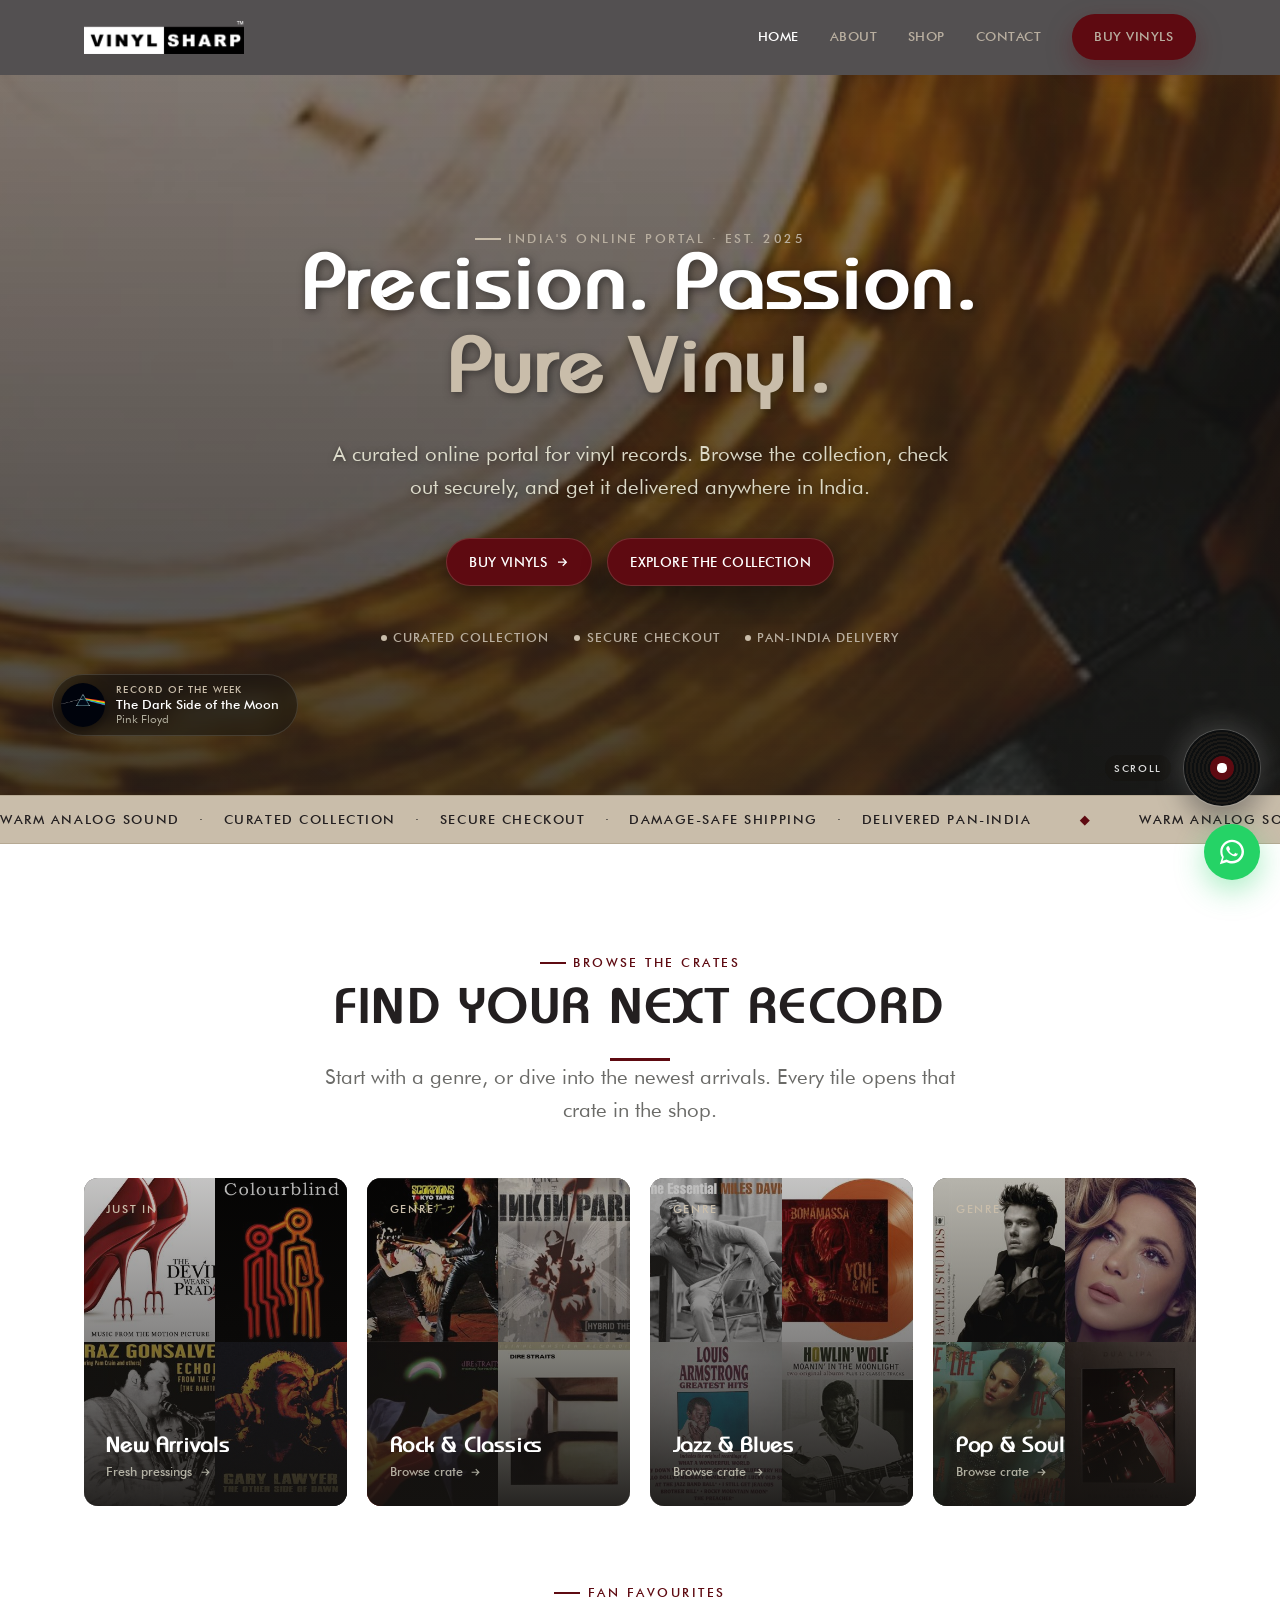
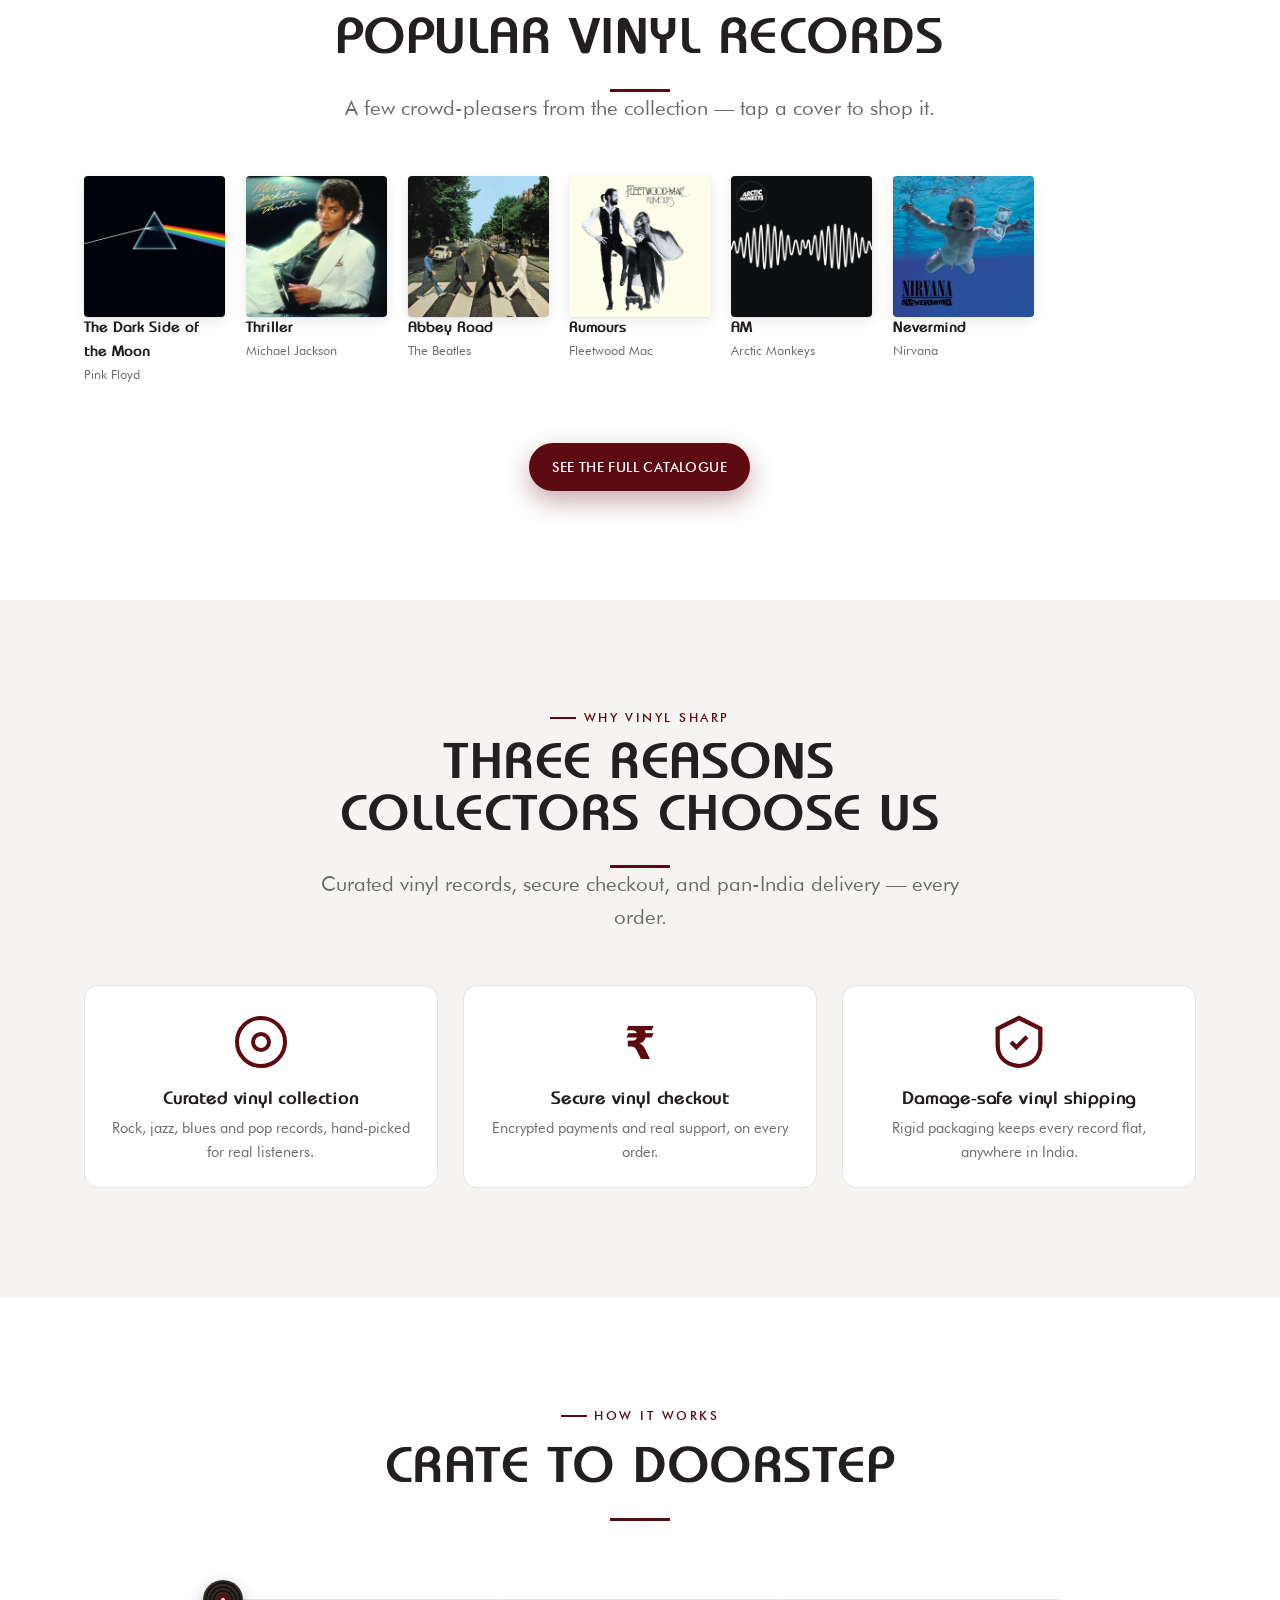
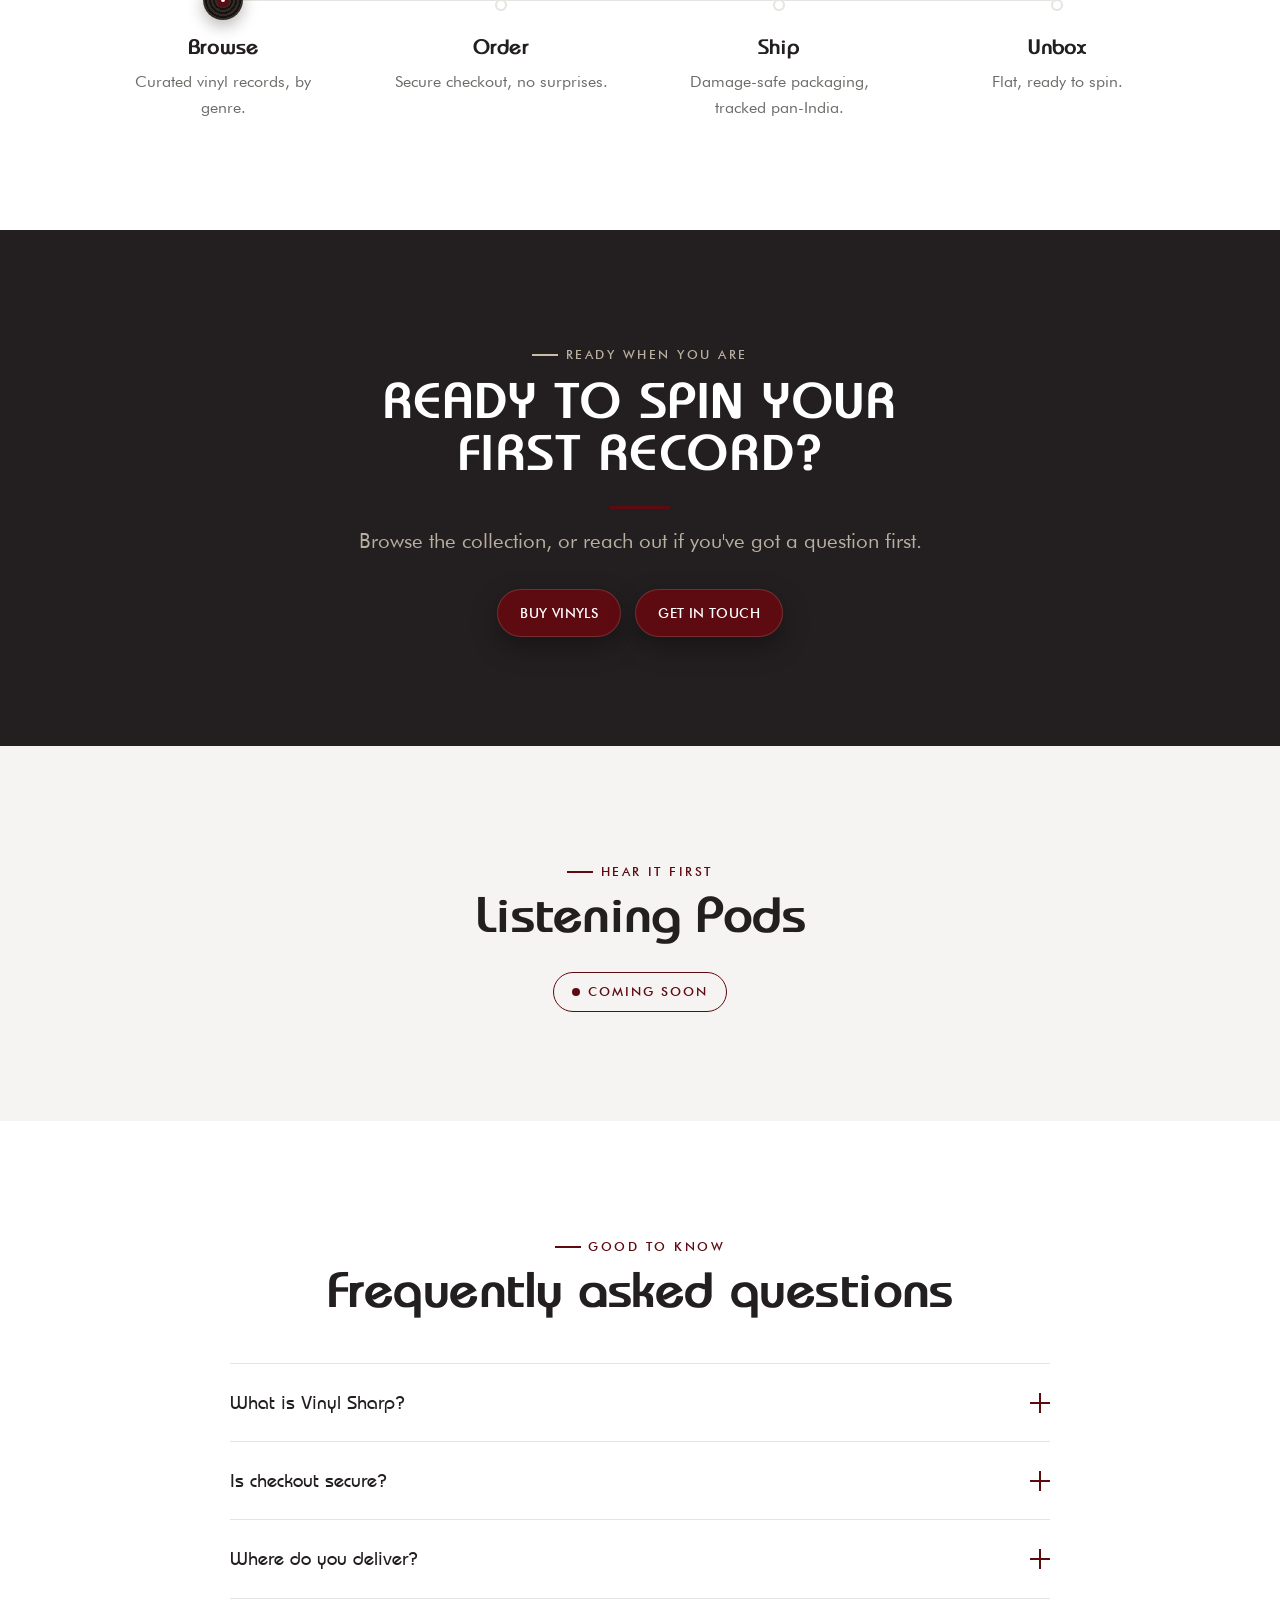
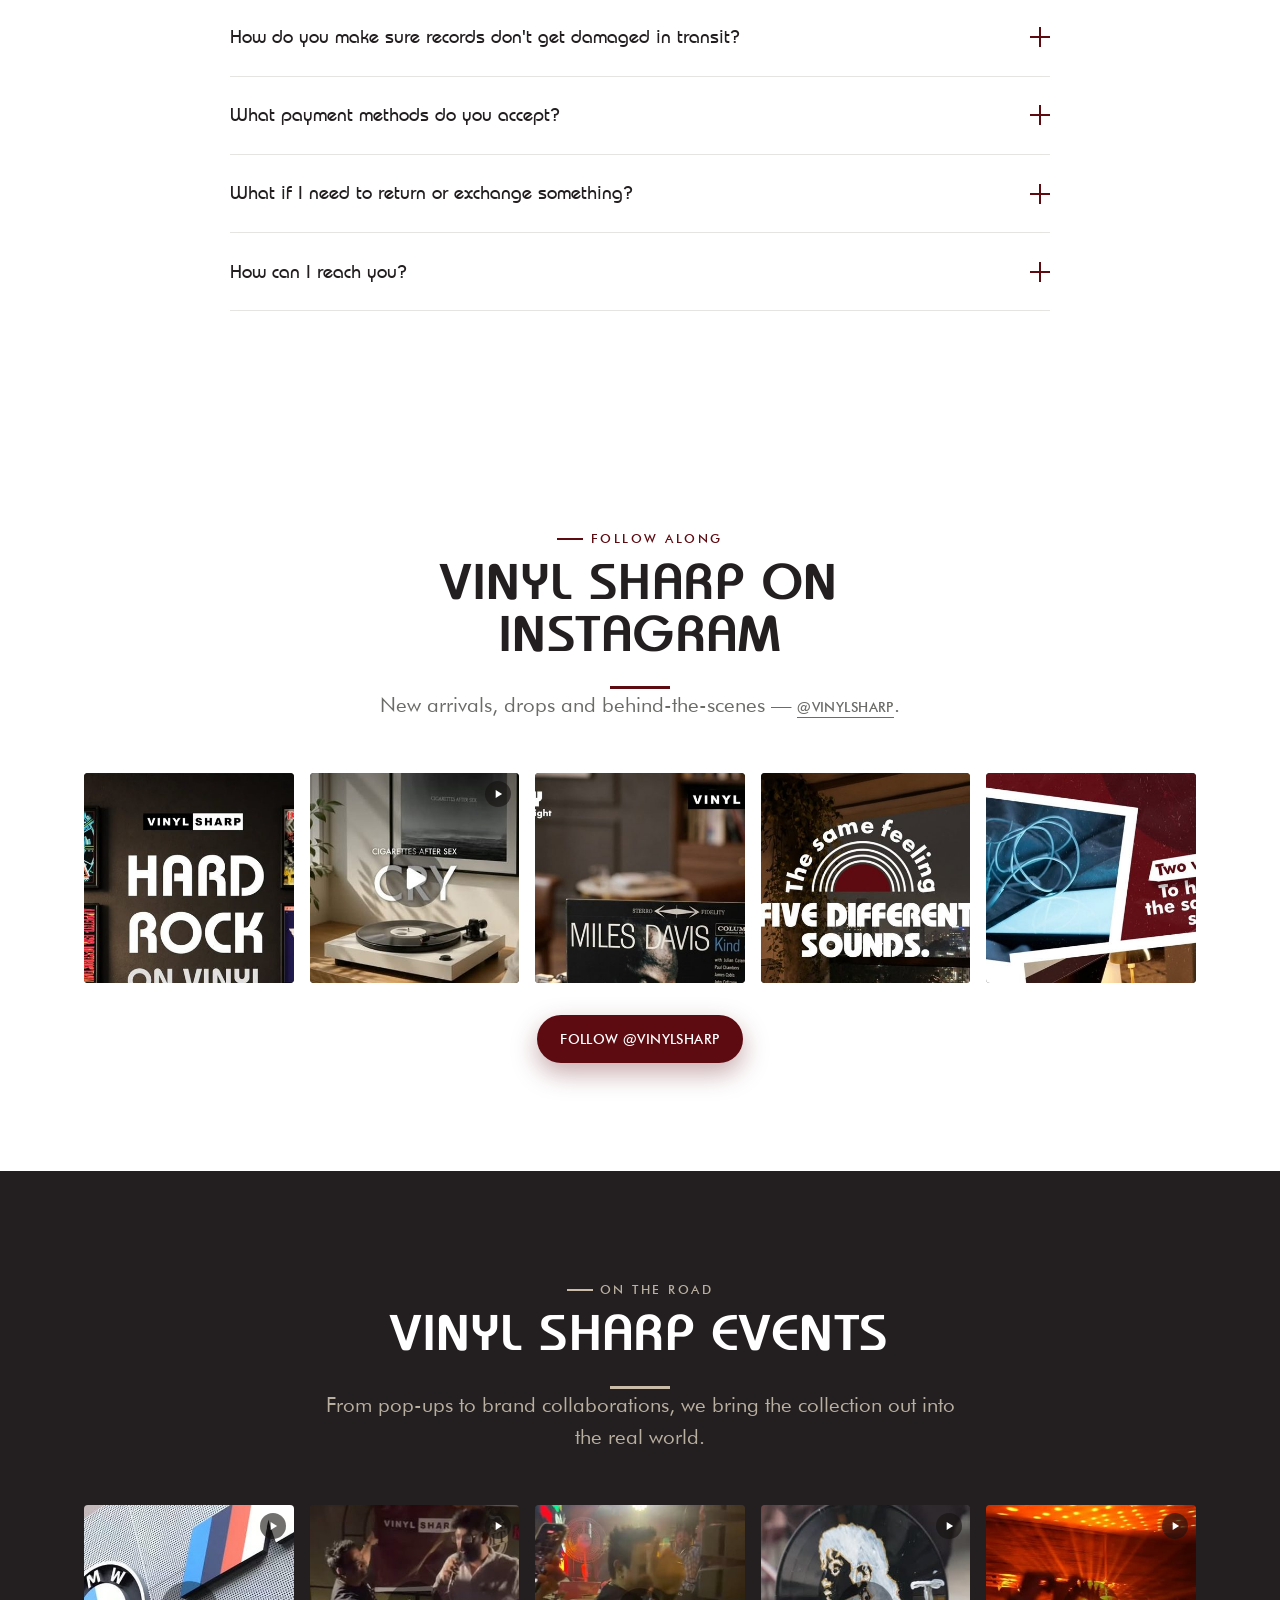
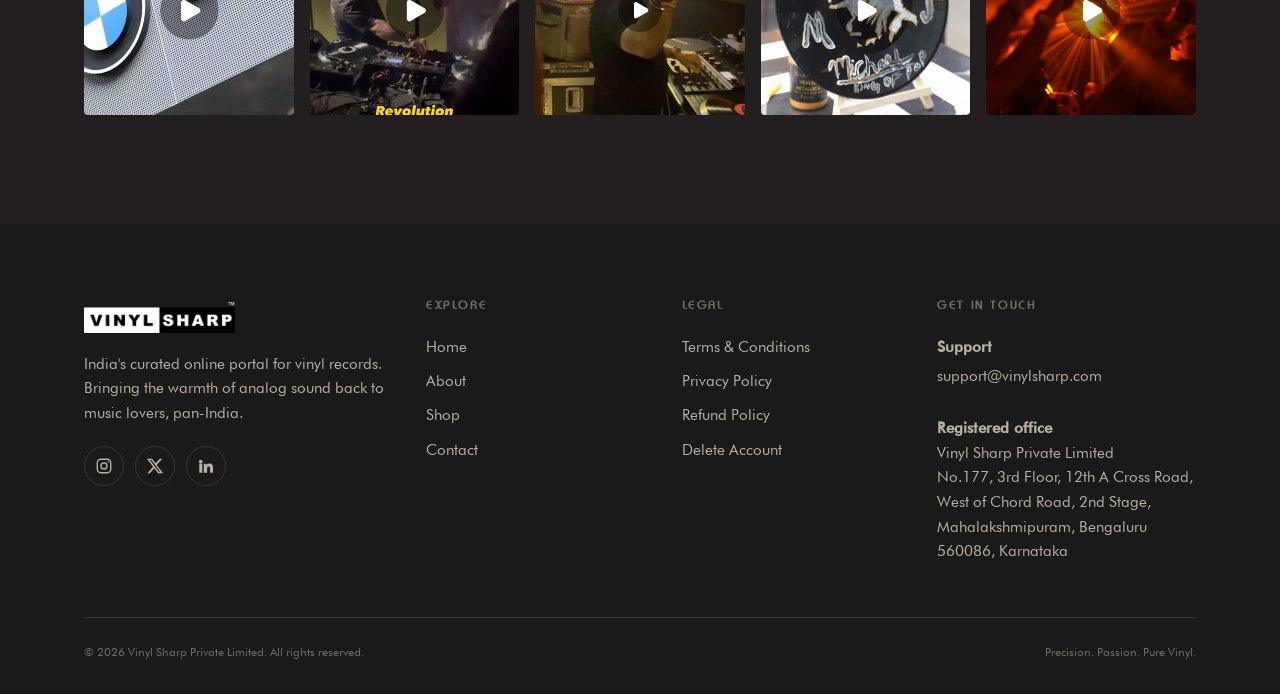
<file: index.html>
<!DOCTYPE html>
<html lang="en">
<head>
  <meta charset="UTF-8" />
  <meta name="viewport" content="width=device-width, initial-scale=1, viewport-fit=cover" />
  <meta name="theme-color" content="#231F20" />

  <!-- SEO: unique per page -->
  <title>Vinyl Sharp — Curated Vinyl Records, Online Across India</title>
  <meta name="description" content="Vinyl Sharp is India's online portal for curated vinyl records. Secure checkout, careful packaging, pan-India delivery." />
  <link rel="canonical" href="https://vinylsharp.com/" />
  <meta name="robots" content="index, follow" />

  <!-- Open Graph -->
  <meta property="og:type" content="website" />
  <meta property="og:site_name" content="Vinyl Sharp" />
  <meta property="og:title" content="Vinyl Sharp — Curated Vinyl Records, Online Across India" />
  <meta property="og:description" content="A curated online portal for vinyl records. Secure checkout, careful packaging, pan-India delivery." />
  <meta property="og:url" content="https://vinylsharp.com/" />
  <meta property="og:image" content="https://vinylsharp.com/assets/img/og-home.jpg" />
  <meta name="twitter:card" content="summary_large_image" />
  <meta name="twitter:title" content="Vinyl Sharp — Curated Vinyl Records, Online Across India" />
  <meta name="twitter:description" content="A curated online portal for vinyl records. Secure checkout, careful packaging, pan-India delivery." />
  <meta name="twitter:image" content="https://vinylsharp.com/assets/img/og-home.jpg" />

  <!-- Icons -->
  <link rel="icon" href="assets/img/app-icon.png" type="image/png" />
  <link rel="apple-touch-icon" href="assets/img/app-icon.png" />

  <link rel="stylesheet" href="assets/css/styles.css?v=7" />

  <!-- Structured data: Organization -->
  <script type="application/ld+json">
  {
    "@context": "https://schema.org",
    "@type": "OnlineStore",
    "@id": "https://vinylsharp.com/#portal",
    "name": "Vinyl Sharp",
    "legalName": "Vinyl Sharp Private Limited",
    "url": "https://vinylsharp.com/",
    "logo": "https://vinylsharp.com/assets/img/logo.png",
    "image": "https://vinylsharp.com/assets/img/og-home.jpg",
    "description": "India's online portal for curated vinyl records, with secure checkout and pan-India delivery.",
    "priceRange": "₹₹",
    "email": "support@vinylsharp.com",
    "areaServed": "IN",
    "sameAs": [
      "https://x.com/vinylsharp",
      "https://www.instagram.com/vinylsharp",
      "https://www.linkedin.com/company/vinyl-sharp"
    ]
  }
  </script>
  <!-- FAQ schema -->
  <script type="application/ld+json">
  {
    "@context": "https://schema.org",
    "@type": "FAQPage",
    "mainEntity": [
      { "@type": "Question", "name": "What is Vinyl Sharp?", "acceptedAnswer": { "@type": "Answer", "text": "Vinyl Sharp is an online portal for curated vinyl records, delivering across India." } },
      { "@type": "Question", "name": "Is checkout secure?", "acceptedAnswer": { "@type": "Answer", "text": "Yes. All payments are processed through a secure, encrypted checkout." } },
      { "@type": "Question", "name": "Do you deliver across India?", "acceptedAnswer": { "@type": "Answer", "text": "Yes. We ship pan-India with careful, damage-safe packaging built for vinyl." } }
    ]
  }
  </script>
</head>
<body>
  <a class="skip-link" href="#main">Skip to content</a>

  <!-- ===================== HEADER ===================== -->
  <header class="site-header" data-theme="dark">
    <div class="wrap nav">
      <a href="index.html" class="wordmark" aria-label="Vinyl Sharp home">
        <img src="assets/img/logo-light.png" alt="Vinyl Sharp" class="logo-img" width="200" height="42" />
      </a>
      <nav class="nav-links" aria-label="Primary">
        <a href="index.html" aria-current="page">Home</a>
        <a href="about.html">About</a>
        <a href="https://shop.vinylsharp.com/" rel="noopener">Shop</a>
        <a href="contact.html">Contact</a>
        <span class="nav-cta">
          <a class="btn btn--primary" href="https://shop.vinylsharp.com/" rel="noopener">Buy Vinyls</a>
        </span>
      </nav>
      <button class="nav-toggle" aria-label="Menu" aria-expanded="false" aria-controls="primary-nav"><span></span></button>
    </div>
  </header>

  <main id="main">
    <!-- ===================== HERO — full-bleed photo ===================== -->
    <section class="hero">
      <img class="hero-bg" src="assets/img/photo/vinyl-spin-wide.jpg" alt="A record spinning on a turntable at Vinyl Sharp" width="1920" height="1080" loading="eager" decoding="async" />
      <div class="hero-overlay" aria-hidden="true"></div>
      <div class="wrap">
        <div class="hero-copy">
          <span class="eyebrow on-dark">India's online portal · Est. 2025</span>
          <h1>Precision. Passion.<br /><span class="accent">Pure Vinyl.</span></h1>
          <p class="hero-sub lead">A curated online portal for vinyl records. Browse the collection, check out securely, and get it delivered anywhere in India.</p>
          <div class="hero-actions">
            <a class="btn btn--primary" href="https://shop.vinylsharp.com/" rel="noopener">
              Buy Vinyls
              <svg viewBox="0 0 24 24" fill="none" stroke="currentColor" stroke-width="2.2" aria-hidden="true"><path d="M5 12h14M13 6l6 6-6 6"/></svg>
            </a>
            <a class="btn btn--ghost" href="#collection">Explore the Collection</a>
          </div>
          <div class="hero-meta">
            <span>Curated collection</span>
            <span>Secure checkout</span>
            <span>Pan-India delivery</span>
          </div>
          <!-- Record of the week — rotates weekly, links to a real product page.
               See main.js for how the pick is chosen. Lives inside .hero-copy
               so on mobile (where it drops out of position:absolute) it just
               stacks in normal flow instead of fighting the hero's layout. -->
          <a class="potw-card" href="https://shop.vinylsharp.com/" data-potw rel="noopener">
            <span class="potw-cover"><img src="assets/img/albums/dark-side-of-the-moon.jpg" alt="" width="44" height="44" loading="lazy" /></span>
            <span class="potw-text">
              <span class="potw-kicker">Record of the week</span>
              <span class="potw-title">The Dark Side of the Moon</span>
              <span class="potw-artist">Pink Floyd</span>
            </span>
          </a>
        </div>
      </div>
    </section>

    <!-- ===================== MARQUEE ===================== -->
    <div class="marquee" aria-hidden="true">
      <div class="marquee-track">
        <span>Warm analog sound&nbsp;&nbsp;·&nbsp;&nbsp;Curated collection&nbsp;&nbsp;·&nbsp;&nbsp;Secure checkout&nbsp;&nbsp;·&nbsp;&nbsp;Damage-safe shipping&nbsp;&nbsp;·&nbsp;&nbsp;Delivered pan-India</span>
        <span>Warm analog sound&nbsp;&nbsp;·&nbsp;&nbsp;Curated collection&nbsp;&nbsp;·&nbsp;&nbsp;Secure checkout&nbsp;&nbsp;·&nbsp;&nbsp;Damage-safe shipping&nbsp;&nbsp;·&nbsp;&nbsp;Delivered pan-India</span>
      </div>
    </div>

    <!-- ===================== COLLECTION — the crates ===================== -->
    <section class="section" id="collection">
      <div class="wrap">
        <div class="sec-head" data-reveal>
          <div class="sec-head-text">
            <span class="eyebrow">Browse the crates</span>
            <h2>Find your next record</h2>
          </div>
          <p class="lead">Start with a genre, or dive into the newest arrivals. Every tile opens that crate in the shop.</p>
        </div>
        <div class="tiles" data-reveal>
          <!-- Covers are real, in-stock records from shop.vinylsharp.com. main.js swaps in
               a fresh set of 4 per tile every 2 days from the pools in crates-data.js
               (refresh the pools with tools/refresh-crates.py). The 4 images below are
               the no-JavaScript fallback. -->
          <a class="tile" href="https://shop.vinylsharp.com/new-arrivals" rel="noopener" data-crate="new-arrivals">
            <span class="tile-collage" aria-hidden="true">
              <img src="assets/img/crates/new-arrivals/01.jpg" alt="" width="150" height="150" loading="lazy" />
              <img src="assets/img/crates/new-arrivals/02.jpg" alt="" width="150" height="150" loading="lazy" />
              <img src="assets/img/crates/new-arrivals/03.jpg" alt="" width="150" height="150" loading="lazy" />
              <img src="assets/img/crates/new-arrivals/04.jpg" alt="" width="150" height="150" loading="lazy" />
            </span>
            <span class="tile-overlay" aria-hidden="true"></span>
            <span class="tile-kicker">Just in</span>
            <div><h3>New Arrivals</h3><span class="tile-meta">Fresh pressings <svg viewBox="0 0 24 24" fill="none" stroke="currentColor" stroke-width="2.2" aria-hidden="true"><path d="M5 12h14M13 6l6 6-6 6"/></svg></span></div>
          </a>
          <a class="tile" href="https://shop.vinylsharp.com/catalog?genre=Rock" rel="noopener" data-crate="rock">
            <span class="tile-collage" aria-hidden="true">
              <img src="assets/img/crates/rock/01.jpg" alt="" width="150" height="150" loading="lazy" />
              <img src="assets/img/crates/rock/02.jpg" alt="" width="150" height="150" loading="lazy" />
              <img src="assets/img/crates/rock/03.jpg" alt="" width="150" height="150" loading="lazy" />
              <img src="assets/img/crates/rock/04.jpg" alt="" width="150" height="150" loading="lazy" />
            </span>
            <span class="tile-overlay" aria-hidden="true"></span>
            <span class="tile-kicker">Genre</span>
            <div><h3>Rock &amp; Classics</h3><span class="tile-meta">Browse crate <svg viewBox="0 0 24 24" fill="none" stroke="currentColor" stroke-width="2.2" aria-hidden="true"><path d="M5 12h14M13 6l6 6-6 6"/></svg></span></div>
          </a>
          <a class="tile" href="https://shop.vinylsharp.com/catalog?genre=Jazz" rel="noopener" data-crate="jazz-blues">
            <span class="tile-collage" aria-hidden="true">
              <img src="assets/img/crates/jazz-blues/01.jpg" alt="" width="150" height="150" loading="lazy" />
              <img src="assets/img/crates/jazz-blues/02.jpg" alt="" width="150" height="150" loading="lazy" />
              <img src="assets/img/crates/jazz-blues/03.jpg" alt="" width="150" height="150" loading="lazy" />
              <img src="assets/img/crates/jazz-blues/04.jpg" alt="" width="150" height="150" loading="lazy" />
            </span>
            <span class="tile-overlay" aria-hidden="true"></span>
            <span class="tile-kicker">Genre</span>
            <div><h3>Jazz &amp; Blues</h3><span class="tile-meta">Browse crate <svg viewBox="0 0 24 24" fill="none" stroke="currentColor" stroke-width="2.2" aria-hidden="true"><path d="M5 12h14M13 6l6 6-6 6"/></svg></span></div>
          </a>
          <a class="tile" href="https://shop.vinylsharp.com/catalog?genre=Pop" rel="noopener" data-crate="pop-soul">
            <span class="tile-collage" aria-hidden="true">
              <img src="assets/img/crates/pop-soul/01.jpg" alt="" width="150" height="150" loading="lazy" />
              <img src="assets/img/crates/pop-soul/02.jpg" alt="" width="150" height="150" loading="lazy" />
              <img src="assets/img/crates/pop-soul/03.jpg" alt="" width="150" height="150" loading="lazy" />
              <img src="assets/img/crates/pop-soul/04.jpg" alt="" width="150" height="150" loading="lazy" />
            </span>
            <span class="tile-overlay" aria-hidden="true"></span>
            <span class="tile-kicker">Genre</span>
            <div><h3>Pop &amp; Soul</h3><span class="tile-meta">Browse crate <svg viewBox="0 0 24 24" fill="none" stroke="currentColor" stroke-width="2.2" aria-hidden="true"><path d="M5 12h14M13 6l6 6-6 6"/></svg></span></div>
          </a>
        </div>

        <!-- POPULAR ALBUMS — real covers, linking straight to their product page on shop.vinylsharp.com -->
        <div class="sec-head" style="margin-top:clamp(3rem,6vw,5rem)" data-reveal>
          <div class="sec-head-text">
            <span class="eyebrow">Fan favourites</span>
            <h2>Popular vinyl records</h2>
          </div>
          <p class="lead">A few crowd-pleasers from the collection — tap a cover to shop it.</p>
        </div>
        <div class="albums" data-reveal>
          <a class="album-card" href="https://shop.vinylsharp.com/records/228231" rel="noopener">
            <span class="cover">
              <img src="assets/img/albums/dark-side-of-the-moon.jpg" alt="The Dark Side of the Moon — Pink Floyd vinyl record" width="300" height="300" loading="lazy" decoding="async" />
              <span class="play"><svg viewBox="0 0 24 24" fill="currentColor" aria-hidden="true"><circle cx="12" cy="12" r="11" fill="none" stroke="currentColor" stroke-width="1.6"/><path d="M10 8.5v7l6-3.5-6-3.5Z"/></svg></span>
            </span>
            <span class="meta"><b>The Dark Side of the Moon</b><span>Pink Floyd</span></span>
          </a>
          <a class="album-card" href="https://shop.vinylsharp.com/records/295005" rel="noopener">
            <span class="cover">
              <img src="assets/img/albums/thriller.jpg" alt="Thriller — Michael Jackson vinyl record" width="300" height="300" loading="lazy" decoding="async" />
              <span class="play"><svg viewBox="0 0 24 24" fill="currentColor" aria-hidden="true"><circle cx="12" cy="12" r="11" fill="none" stroke="currentColor" stroke-width="1.6"/><path d="M10 8.5v7l6-3.5-6-3.5Z"/></svg></span>
            </span>
            <span class="meta"><b>Thriller</b><span>Michael Jackson</span></span>
          </a>
          <a class="album-card" href="https://shop.vinylsharp.com/records/290424" rel="noopener">
            <span class="cover">
              <img src="assets/img/albums/abbey-road.jpg" alt="Abbey Road — The Beatles vinyl record" width="300" height="300" loading="lazy" decoding="async" />
              <span class="play"><svg viewBox="0 0 24 24" fill="currentColor" aria-hidden="true"><circle cx="12" cy="12" r="11" fill="none" stroke="currentColor" stroke-width="1.6"/><path d="M10 8.5v7l6-3.5-6-3.5Z"/></svg></span>
            </span>
            <span class="meta"><b>Abbey Road</b><span>The Beatles</span></span>
          </a>
          <a class="album-card" href="https://shop.vinylsharp.com/records/230319" rel="noopener">
            <span class="cover">
              <img src="assets/img/albums/rumours.jpg" alt="Rumours — Fleetwood Mac vinyl record" width="300" height="300" loading="lazy" decoding="async" />
              <span class="play"><svg viewBox="0 0 24 24" fill="currentColor" aria-hidden="true"><circle cx="12" cy="12" r="11" fill="none" stroke="currentColor" stroke-width="1.6"/><path d="M10 8.5v7l6-3.5-6-3.5Z"/></svg></span>
            </span>
            <span class="meta"><b>Rumours</b><span>Fleetwood Mac</span></span>
          </a>
          <a class="album-card" href="https://shop.vinylsharp.com/records/269333" rel="noopener">
            <span class="cover">
              <img src="assets/img/albums/am.jpg" alt="AM — Arctic Monkeys vinyl record" width="300" height="300" loading="lazy" decoding="async" />
              <span class="play"><svg viewBox="0 0 24 24" fill="currentColor" aria-hidden="true"><circle cx="12" cy="12" r="11" fill="none" stroke="currentColor" stroke-width="1.6"/><path d="M10 8.5v7l6-3.5-6-3.5Z"/></svg></span>
            </span>
            <span class="meta"><b>AM</b><span>Arctic Monkeys</span></span>
          </a>
          <a class="album-card" href="https://shop.vinylsharp.com/records/265033" rel="noopener">
            <span class="cover">
              <img src="assets/img/albums/nevermind.jpg" alt="Nevermind — Nirvana vinyl record" width="300" height="300" loading="lazy" decoding="async" />
              <span class="play"><svg viewBox="0 0 24 24" fill="currentColor" aria-hidden="true"><circle cx="12" cy="12" r="11" fill="none" stroke="currentColor" stroke-width="1.6"/><path d="M10 8.5v7l6-3.5-6-3.5Z"/></svg></span>
            </span>
            <span class="meta"><b>Nevermind</b><span>Nirvana</span></span>
          </a>
        </div>
        <!-- HANDOFF: these 6 link to real, live product pages on shop.vinylsharp.com.
             Swap for whichever titles you want featured, or wire this list up to
             pull "best sellers" automatically once the shop has an API/feed for it. -->

        <div class="center" style="margin-top:3.6rem" data-reveal>
          <a class="btn btn--ghost" href="https://shop.vinylsharp.com/" rel="noopener">See the full catalogue</a>
        </div>
      </div>
    </section>

    <!-- ===================== THREE REASONS — short, SEO-friendly ===================== -->
    <section class="section section--sheet">
      <div class="wrap">
        <div class="sec-head" data-reveal>
          <div class="sec-head-text">
            <span class="eyebrow">Why Vinyl Sharp</span>
            <h2>Three reasons collectors choose us</h2>
          </div>
          <p class="lead">Curated vinyl records, secure checkout, and pan-India delivery — every order.</p>
        </div>
        <div class="pillars pillars--compact" data-reveal>
          <article class="pillar pillar--light">
            <svg class="p-icon" viewBox="0 0 24 24" fill="none" stroke="currentColor" stroke-width="1.5" aria-hidden="true"><circle cx="12" cy="12" r="9"/><circle cx="12" cy="12" r="3"/></svg>
            <h3>Curated vinyl collection</h3>
            <p>Rock, jazz, blues and pop records, hand-picked for real listeners.</p>
          </article>
          <article class="pillar pillar--light">
            <svg class="p-icon" viewBox="0 0 24 24" aria-hidden="true"><text x="12" y="12" text-anchor="middle" dominant-baseline="central" font-size="17" font-weight="700" fill="currentColor">&#8377;</text></svg>
            <h3>Secure vinyl checkout</h3>
            <p>Encrypted payments and real support, on every order.</p>
          </article>
          <article class="pillar pillar--light">
            <svg class="p-icon" viewBox="0 0 24 24" fill="none" stroke="currentColor" stroke-width="1.6" aria-hidden="true"><path d="M12 3 4 7v6c0 5 3.5 7.5 8 8 4.5-.5 8-3 8-8V7l-8-4Z"/><path d="m9 12 2 2 4-4"/></svg>
            <h3>Damage-safe vinyl shipping</h3>
            <p>Rigid packaging keeps every record flat, anywhere in India.</p>
          </article>
        </div>
      </div>
    </section>

    <!-- ===================== CRATE TO DOORSTEP — crisp, a vinyl record travels
         Browse → Order → Ship → Unbox on its own (autoplaying loop) ===================== -->
    <section class="section" id="how">
      <div class="wrap">
        <div class="sec-head" data-reveal>
          <span class="eyebrow">How it works</span>
          <h2>Crate to doorstep</h2>
        </div>
        <div class="steps-wrap" data-reveal>
          <div class="steps-track" aria-hidden="true"></div>
          <div class="steps-runner" aria-hidden="true"></div>
          <div class="steps">
            <div class="step"><h3>Browse</h3><p>Curated vinyl records, by genre.</p></div>
            <div class="step"><h3>Order</h3><p>Secure checkout, no surprises.</p></div>
            <div class="step"><h3>Ship</h3><p>Damage-safe packaging, tracked pan-India.</p></div>
            <div class="step"><h3>Unbox</h3><p>Flat, ready to spin.</p></div>
          </div>
        </div>
      </div>
    </section>

    <!-- ===================== CTA: Ready to spin your first record? ===================== -->
    <section class="section cta-band dark">
      <div class="wrap">
        <div data-reveal>
          <span class="eyebrow on-dark" style="justify-content:center">Ready when you are</span>
          <h2 style="margin-top:1rem">Ready to spin your first record?</h2>
          <p class="lead center" style="margin-top:1rem">Browse the collection, or reach out if you've got a question first.</p>
          <div class="cta-actions">
            <a class="btn btn--primary" href="https://shop.vinylsharp.com/" rel="noopener">Buy Vinyls</a>
            <a class="btn btn--ghost" href="contact.html">Get in touch</a>
          </div>
        </div>
      </div>
    </section>

    <!-- ===================== LISTENING PODS — placeholder only, no page ===================== -->
    <section class="section section--sheet pods-soon">
      <div class="wrap">
        <div class="center" data-reveal>
          <span class="eyebrow" style="justify-content:center">Hear it first</span>
          <h2 style="margin-top:.8rem">Listening Pods</h2>
          <span class="soon-badge"><span class="soon-dot" aria-hidden="true"></span>Coming soon</span>
        </div>
      </div>
    </section>

    <!-- ===================== FAQ ===================== -->
    <section class="section" id="faq">
      <div class="wrap">
        <div class="center" style="margin-bottom:2.6rem" data-reveal>
          <span class="eyebrow" style="justify-content:center">Good to know</span>
          <h2 style="margin-top:.8rem">Frequently asked questions</h2>
        </div>
        <div class="faq" data-reveal>
          <details class="faq-item" name="faq">
            <summary class="faq-q">What is Vinyl Sharp? <span class="faq-ico"></span></summary>
            <div class="faq-a"><p>Vinyl Sharp is an online portal for curated vinyl records, shipping across India. Everything is ordered and paid for on the portal.</p></div>
          </details>
          <details class="faq-item" name="faq">
            <summary class="faq-q">Is checkout secure? <span class="faq-ico"></span></summary>
            <div class="faq-a"><p>Yes. All payments are processed through an encrypted, secure checkout. We never see or store your card details directly.</p></div>
          </details>
          <details class="faq-item" name="faq">
            <summary class="faq-q">Where do you deliver? <span class="faq-ico"></span></summary>
            <div class="faq-a"><p>Anywhere in India. Every order ships with tracking, so you always know where your package is.</p></div>
          </details>
          <details class="faq-item" name="faq">
            <summary class="faq-q">How do you make sure records don't get damaged in transit? <span class="faq-ico"></span></summary>
            <div class="faq-a"><p>Every order ships in rigid, corner-protected mailers built specifically for vinyl, so records arrive flat and unwarped. Fragile handling isn't an add-on — it's standard.</p></div>
          </details>
          <details class="faq-item" name="faq">
            <summary class="faq-q">What payment methods do you accept? <span class="faq-ico"></span></summary>
            <div class="faq-a"><p>All major cards, UPI, and net banking through our secure payment gateway.</p></div>
          </details>
          <details class="faq-item" name="faq">
            <summary class="faq-q">What if I need to return or exchange something? <span class="faq-ico"></span></summary>
            <div class="faq-a"><p>See our <a href="refund.html" class="textlink">Refund Policy</a> for eligibility and the return process. For anything urgent, message us directly.</p></div>
          </details>
          <details class="faq-item" name="faq">
            <summary class="faq-q">How can I reach you? <span class="faq-ico"></span></summary>
            <div class="faq-a"><p>Message us on WhatsApp for the fastest reply, email <a href="mailto:support@vinylsharp.com" class="textlink">support@vinylsharp.com</a>, or use the <a href="contact.html" class="textlink">contact form</a>.</p></div>
          </details>
        </div>
      </div>
    </section>

    <!-- ===================== INSTAGRAM ===================== -->
    <section class="section">
      <div class="wrap">
        <div class="sec-head" data-reveal>
          <div class="sec-head-text">
            <span class="eyebrow">Follow along</span>
            <h2>Vinyl Sharp on Instagram</h2>
          </div>
          <p class="lead">New arrivals, drops and behind-the-scenes — <a href="https://www.instagram.com/vinylsharp" class="textlink" rel="noopener">@vinylsharp</a>.</p>
        </div>
        <!-- Five hand-picked posts. Thumbnails are self-hosted in assets/img/insta/;
             to change a post, replace its image + link. -->
        <div class="insta-grid" data-reveal>
          <a class="insta-tile" href="https://www.instagram.com/vinylsharp/p/Dc3zvQmE8nf/" target="_blank" rel="noopener" aria-label="View this post on Instagram"><img src="assets/img/insta/1.jpg" alt="Vinyl Sharp on Instagram" width="400" height="400" loading="lazy" /></a>
          <a class="insta-tile" href="https://www.instagram.com/vinylsharp/reel/DcWV2NvzwUU/" target="_blank" rel="noopener" aria-label="Watch the reel on Instagram"><img src="assets/img/insta/2.jpg" alt="Vinyl Sharp on Instagram" width="400" height="400" loading="lazy" /><span class="insta-badge" aria-hidden="true"><svg viewBox="0 0 24 24" fill="currentColor"><path d="M8 5v14l11-7z"/></svg></span></a>
          <a class="insta-tile" href="https://www.instagram.com/vinylsharp/p/DZw2simDKDN/" target="_blank" rel="noopener" aria-label="View this post on Instagram"><img src="assets/img/insta/3.jpg" alt="Vinyl Sharp on Instagram" width="400" height="400" loading="lazy" /></a>
          <a class="insta-tile" href="https://www.instagram.com/vinylsharp/p/DaC7l2uiWP0/" target="_blank" rel="noopener" aria-label="View this post on Instagram"><img src="assets/img/insta/4.jpg" alt="Vinyl Sharp on Instagram" width="400" height="400" loading="lazy" /></a>
          <a class="insta-tile" href="https://www.instagram.com/vinylsharp/p/DaAkhuvjUP4/" target="_blank" rel="noopener" aria-label="View this post on Instagram"><img src="assets/img/insta/5.jpg" alt="Vinyl Sharp on Instagram" width="400" height="400" loading="lazy" /></a>
        </div>
        <div class="center" style="margin-top:2rem" data-reveal>
          <a class="btn btn--ghost" href="https://www.instagram.com/vinylsharp" rel="noopener">Follow @vinylsharp</a>
        </div>
      </div>
    </section>

    <!-- ===================== VINYL SHARP EVENTS ===================== -->
    <section class="section dark">
      <div class="wrap">
        <div class="sec-head" data-reveal>
          <div class="sec-head-text">
            <span class="eyebrow on-dark">On the road</span>
            <h2>Vinyl Sharp Events</h2>
          </div>
          <p class="lead">From pop-ups to brand collaborations, we bring the collection out into the real world.</p>
        </div>
        <div class="insta-grid" data-reveal>
          <a class="insta-tile" href="https://www.instagram.com/vinylsharp/reel/DdB02I1CK2e/" target="_blank" rel="noopener" aria-label="Watch the reel on Instagram — @vinylsharp"><img src="assets/img/insta/event-1.jpg" alt="Vinyl Sharp event moment, shared by @vinylsharp" width="400" height="400" loading="lazy" /><span class="insta-badge" aria-hidden="true"><svg viewBox="0 0 24 24" fill="currentColor"><path d="M8 5v14l11-7z"/></svg></span></a>
          <a class="insta-tile" href="https://www.instagram.com/vinylsharp/reel/DVtHYCPk1_V/" target="_blank" rel="noopener" aria-label="Watch the reel on Instagram — @vinylsharp"><img src="assets/img/insta/event-2.jpg" alt="Vinyl Sharp event moment, shared by @vinylsharp" width="400" height="400" loading="lazy" /><span class="insta-badge" aria-hidden="true"><svg viewBox="0 0 24 24" fill="currentColor"><path d="M8 5v14l11-7z"/></svg></span></a>
          <a class="insta-tile" href="https://www.instagram.com/djivanindia/p/DVjyHblEpgv/" target="_blank" rel="noopener" aria-label="View the post on Instagram — @djivanindia"><img src="assets/img/insta/event-3.jpg" alt="Vinyl Sharp event moment, shared by @djivanindia" width="400" height="400" loading="lazy" /></a>
          <a class="insta-tile" href="https://www.instagram.com/1522thepubblr/reel/DXlzMemAZWc/" target="_blank" rel="noopener" aria-label="Watch the reel on Instagram — @1522thepubblr"><img src="assets/img/insta/event-4.jpg" alt="Vinyl Sharp event moment, shared by @1522thepubblr" width="400" height="400" loading="lazy" /><span class="insta-badge" aria-hidden="true"><svg viewBox="0 0 24 24" fill="currentColor"><path d="M8 5v14l11-7z"/></svg></span></a>
          <a class="insta-tile" href="https://www.instagram.com/1522thepubblr/reel/DYR7PhUhqke/" target="_blank" rel="noopener" aria-label="Watch the reel on Instagram — @1522thepubblr"><img src="assets/img/insta/event-5.jpg" alt="Vinyl Sharp event moment, shared by @1522thepubblr" width="400" height="400" loading="lazy" /><span class="insta-badge" aria-hidden="true"><svg viewBox="0 0 24 24" fill="currentColor"><path d="M8 5v14l11-7z"/></svg></span></a>
        </div>
      </div>
    </section>

    <!-- (New Brand Section) hidden for now. Restore the .brand-slot section here when the content is ready. -->
  </main>

  <!-- ===================== FOOTER ===================== -->
  <footer class="site-footer">
    <div class="wrap">
      <div class="footer-top">
        <div class="footer-brand">
          <span class="wordmark"><img src="assets/img/logo-light.png" alt="Vinyl Sharp" class="logo-img" width="200" height="42" /></span>
          <p>India's curated online portal for vinyl records. Bringing the warmth of analog sound back to music lovers, pan-India.</p>
          <div class="socials">
            <a href="https://www.instagram.com/vinylsharp" aria-label="Instagram" rel="noopener"><svg viewBox="0 0 24 24" fill="none" stroke="currentColor" stroke-width="1.8" aria-hidden="true"><rect x="3" y="3" width="18" height="18" rx="5"/><circle cx="12" cy="12" r="4"/><circle cx="17.5" cy="6.5" r="1" fill="currentColor" stroke="none"/></svg></a>
            <a href="https://x.com/vinylsharp" aria-label="X" rel="noopener"><svg viewBox="0 0 24 24" fill="currentColor" aria-hidden="true"><path d="M18.244 2.25h3.308l-7.227 8.26 8.502 11.24h-6.66l-5.214-6.817L4.99 21.75H1.68l7.73-8.835L1.254 2.25H8.08l4.713 6.231 5.45-6.231Zm-1.161 17.52h1.833L7.084 4.126H5.117L17.083 19.77Z"/></svg></a>
            <a href="https://www.linkedin.com/company/vinyl-sharp" aria-label="LinkedIn" rel="noopener"><svg viewBox="0 0 24 24" fill="currentColor" aria-hidden="true"><path d="M4.98 3.5a2.5 2.5 0 1 0 0 5 2.5 2.5 0 0 0 0-5ZM3 9h4v12H3V9Zm6 0h3.8v1.7h.05c.53-1 1.83-2.05 3.76-2.05 4.02 0 4.76 2.65 4.76 6.1V21h-4v-5.4c0-1.3-.02-2.96-1.8-2.96-1.8 0-2.08 1.4-2.08 2.86V21H9V9Z"/></svg></a>
          </div>
        </div>
        <div class="footer-col">
          <h4>Explore</h4>
          <a href="index.html">Home</a>
          <a href="about.html">About</a>
          <a href="https://shop.vinylsharp.com/" rel="noopener">Shop</a>
          <a href="contact.html">Contact</a>
        </div>
        <div class="footer-col">
          <h4>Legal</h4>
          <a href="terms.html">Terms &amp; Conditions</a>
          <a href="privacy.html">Privacy Policy</a>
          <a href="refund.html">Refund Policy</a>
          <a href="delete-account.html">Delete Account</a>
        </div>
        <div class="footer-col">
          <h4>Get in touch</h4>
          <p><strong>Support</strong><br /><a href="mailto:support@vinylsharp.com">support@vinylsharp.com</a></p>
          <p style="margin-top:.8rem"><strong>Registered office</strong><br />Vinyl Sharp Private Limited<br />No.177, 3rd Floor, 12th A Cross Road, West of Chord Road, 2nd Stage, Mahalakshmipuram, Bengaluru 560086, Karnataka</p>
        </div>
      </div>
      <div class="footer-bottom">
        <span>&copy; <span id="year">2025</span> Vinyl Sharp Private Limited. All rights reserved.</span>
        <span>Precision. Passion. Pure Vinyl.</span>
      </div>
    </div>
  </footer>

  <!-- Floating scroll widget — click glides to the next section, wraps to top from the last -->
  <button class="scroll-fab" type="button" data-scroll-next aria-label="Scroll to the next section">
    <span class="scroll-fab-label" aria-hidden="true">Scroll</span>
    <span class="scroll-fab-disc" aria-hidden="true"></span>
    <span class="scroll-fab-ring" aria-hidden="true"></span>
  </button>

  <!-- Floating WhatsApp — HANDOFF: replace 91XXXXXXXXXX with the real WhatsApp Business number. -->
  <a class="wa-float" href="https://wa.me/91XXXXXXXXXX?text=Hi%20Vinyl%20Sharp%2C%20I%27d%20like%20to%20know%20more%20about%20your%20records." aria-label="Chat on WhatsApp" rel="noopener">
    <svg viewBox="0 0 32 32" fill="currentColor" aria-hidden="true"><path d="M16 3C9 3 3.5 8.5 3.5 15.5c0 2.3.6 4.5 1.8 6.4L3 29l7.3-2.2c1.8 1 3.9 1.5 6 1.5 7 0 12.5-5.5 12.5-12.5S23 3 16 3Zm0 22.7c-1.9 0-3.7-.5-5.3-1.5l-.4-.2-4.3 1.3 1.3-4.2-.3-.4A10.2 10.2 0 0 1 5.8 15.5C5.8 9.8 10.4 5.2 16 5.2s10.2 4.6 10.2 10.3S21.6 25.7 16 25.7Zm5.8-7.7c-.3-.2-1.8-.9-2.1-1-.3-.1-.5-.2-.7.2s-.8 1-1 1.2c-.2.2-.4.2-.7.1-1.8-.9-3-1.6-4.2-3.6-.3-.5.3-.5.8-1.6.1-.2 0-.4 0-.6l-1-2.3c-.3-.6-.5-.5-.7-.5h-.6c-.2 0-.6.1-.9.4-1.1 1.1-1.1 2.6-.1 4.2 1.2 2 2.5 3.3 4.7 4.6 3.1 1.8 3.7 1.3 4.4 1.3.6-.1 1.8-.8 2.1-1.5.3-.7.3-1.4.2-1.5-.1-.1-.3-.2-.6-.3Z"/></svg>
  </a>

  <script src="assets/js/crates-data.js?v=3" defer></script>
  <script src="assets/js/main.js?v=5" defer></script>
</body>
</html>
</file>
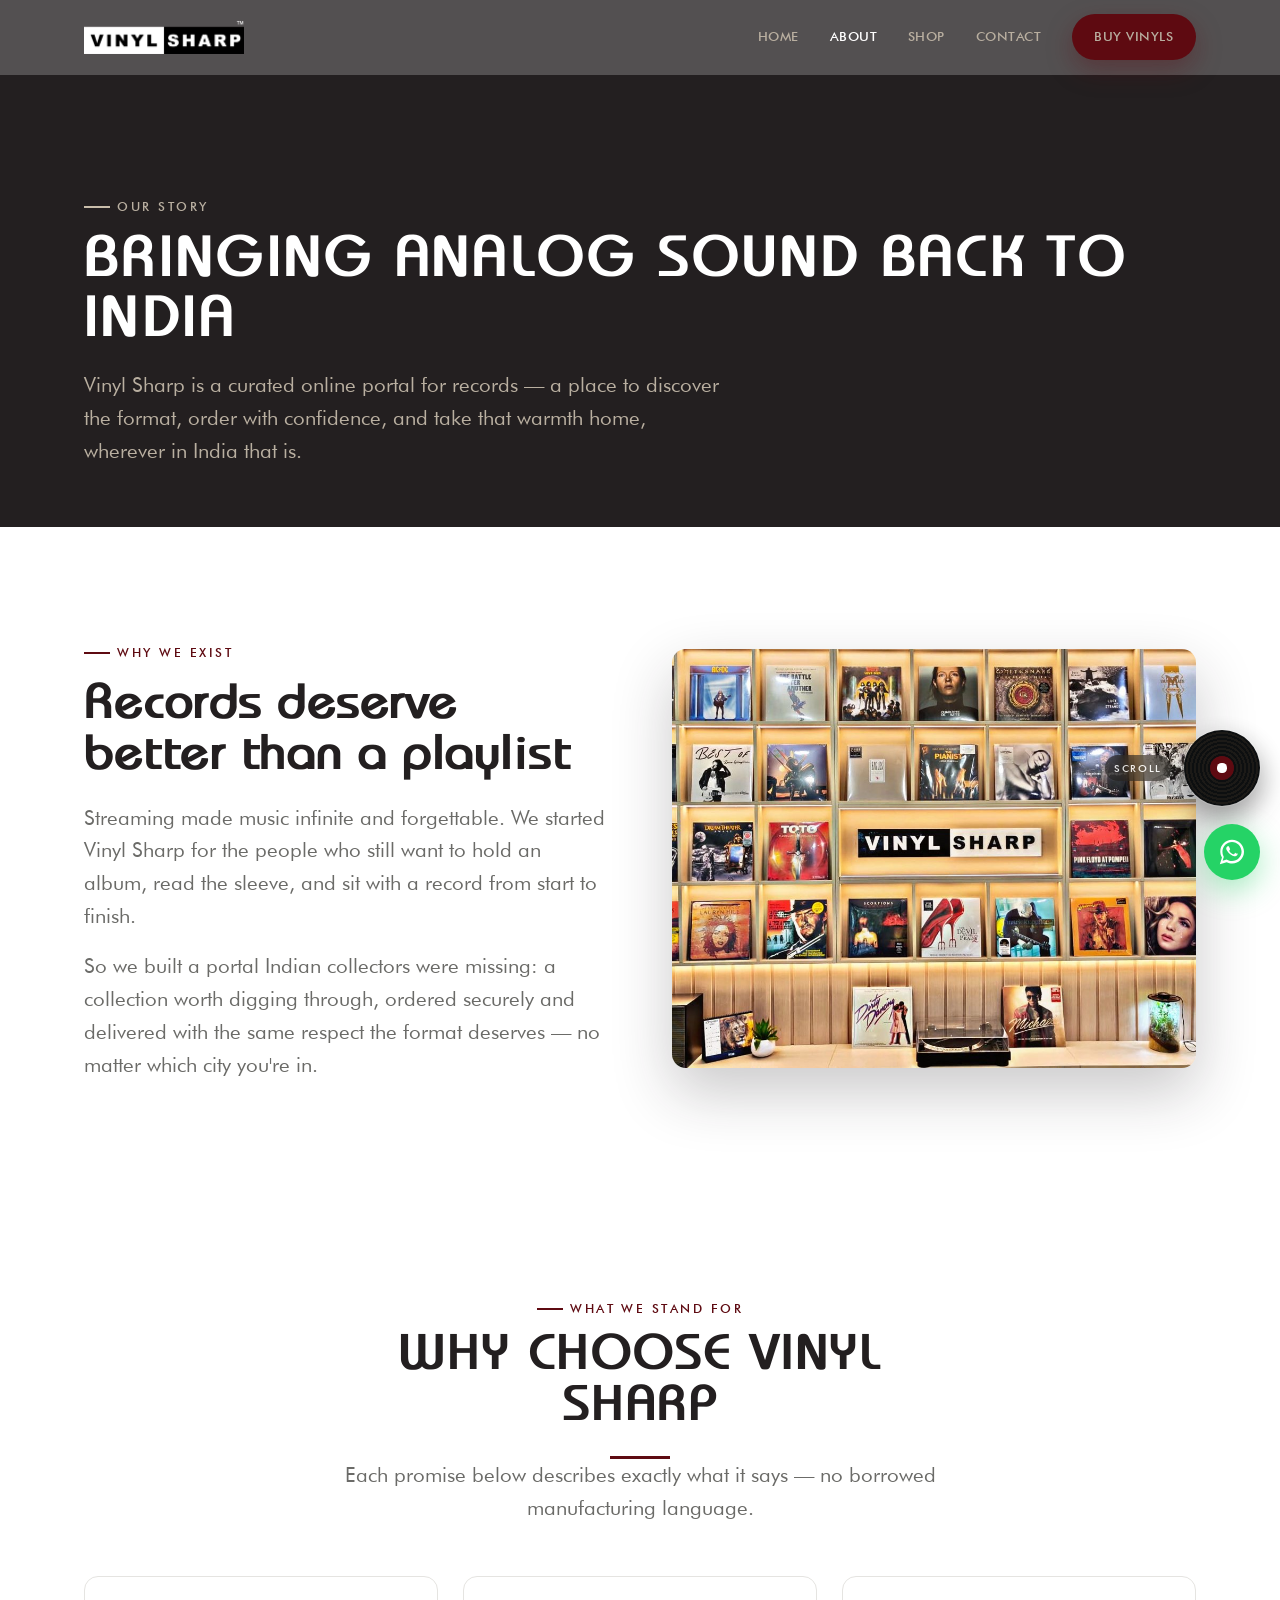
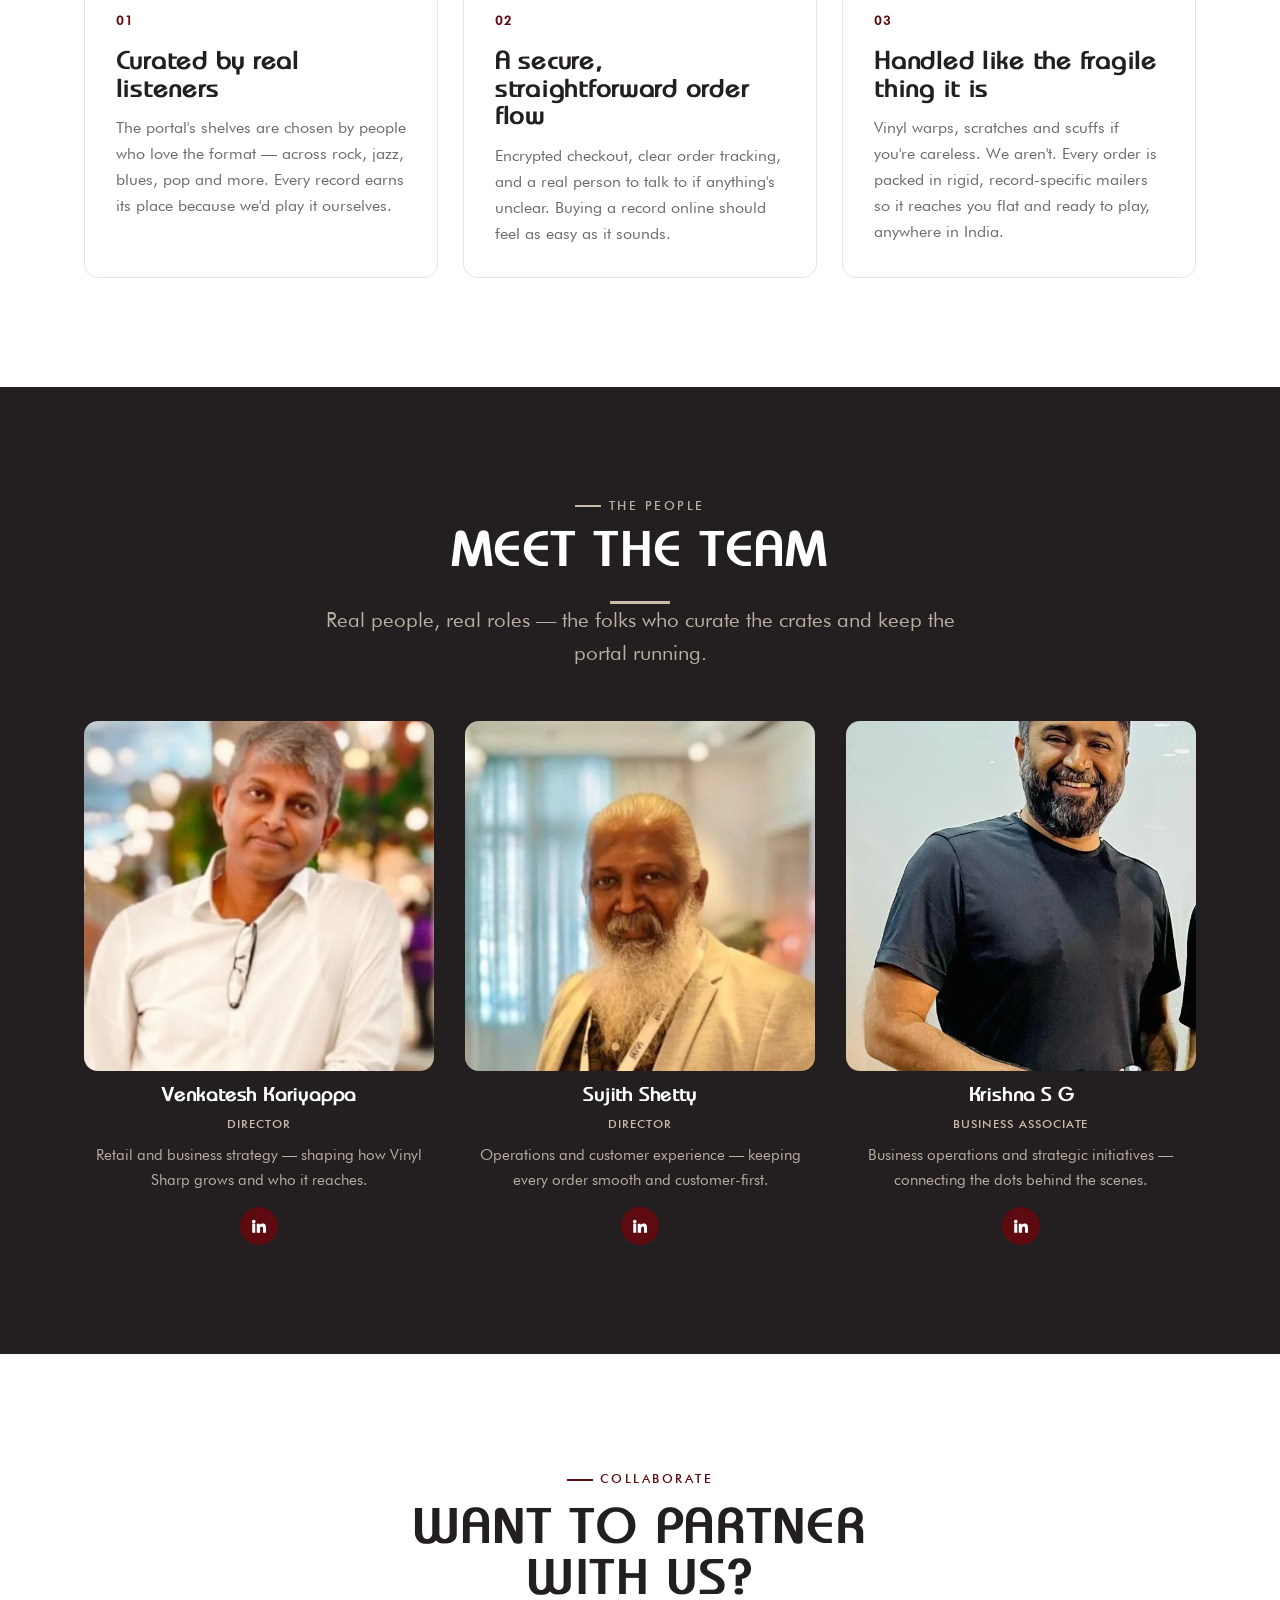
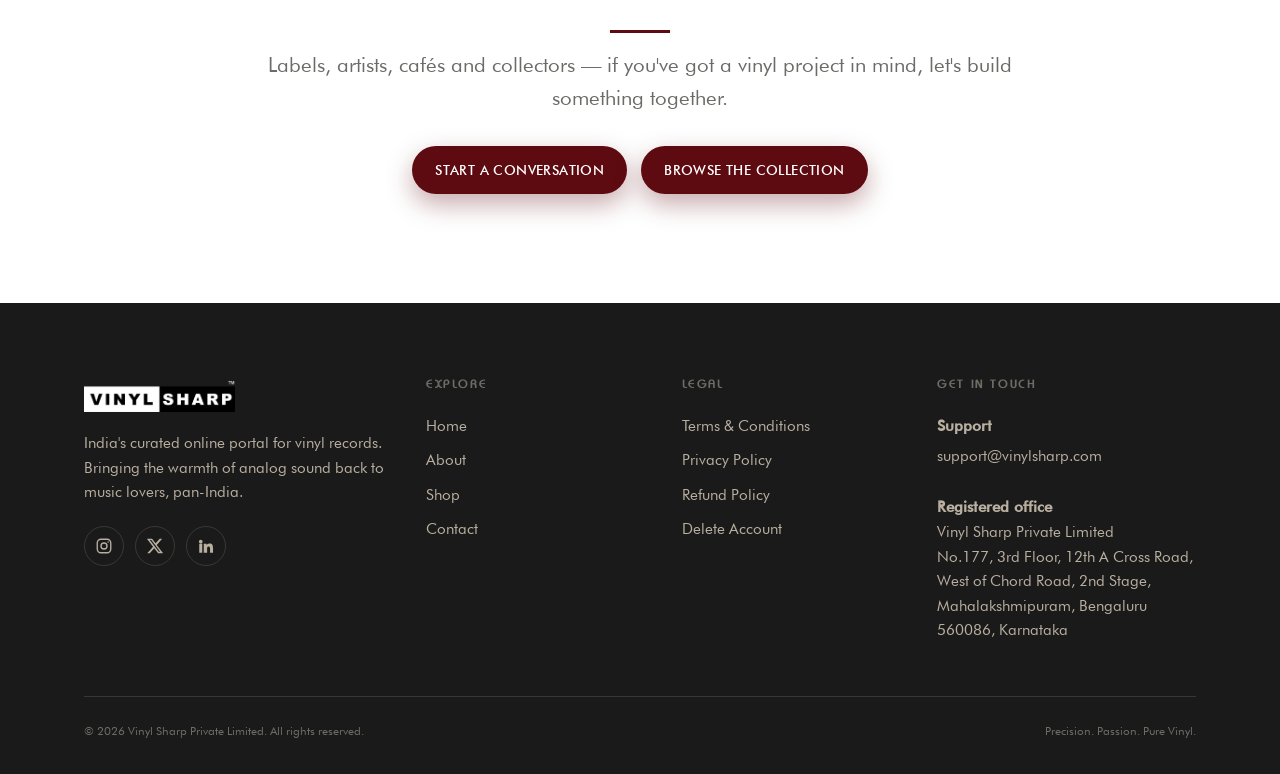
<file: about.html>
<!DOCTYPE html>
<html lang="en">
<head>
  <meta charset="UTF-8" />
  <meta name="viewport" content="width=device-width, initial-scale=1, viewport-fit=cover" />
  <meta name="theme-color" content="#231F20" />

  <title>About Vinyl Sharp — India's Online Portal for Vinyl Records</title>
  <meta name="description" content="Meet the team behind Vinyl Sharp and our mission to bring analog sound back to music lovers across India, through a curated online portal." />
  <link rel="canonical" href="https://vinylsharp.com/about" />
  <meta name="robots" content="index, follow" />

  <meta property="og:type" content="website" />
  <meta property="og:site_name" content="Vinyl Sharp" />
  <meta property="og:title" content="About Vinyl Sharp — India's Online Portal for Vinyl Records" />
  <meta property="og:description" content="Meet the team behind Vinyl Sharp and our mission to bring analog sound back to music lovers across India." />
  <meta property="og:url" content="https://vinylsharp.com/about" />
  <meta property="og:image" content="https://vinylsharp.com/assets/img/og-about.jpg" />
  <meta name="twitter:card" content="summary_large_image" />
  <meta name="twitter:title" content="About Vinyl Sharp — India's Online Portal for Vinyl Records" />
  <meta name="twitter:description" content="Meet the team behind Vinyl Sharp and our mission to bring analog sound back to music lovers across India." />
  <meta name="twitter:image" content="https://vinylsharp.com/assets/img/og-about.jpg" />

  <link rel="icon" href="assets/img/app-icon.png" type="image/png" />
  <link rel="apple-touch-icon" href="assets/img/app-icon.png" />
  <link rel="stylesheet" href="assets/css/styles.css?v=7" />

  <script type="application/ld+json">
  {
    "@context": "https://schema.org",
    "@type": "AboutPage",
    "url": "https://vinylsharp.com/about",
    "mainEntity": {
      "@type": "Organization",
      "name": "Vinyl Sharp",
      "legalName": "Vinyl Sharp Private Limited",
      "url": "https://vinylsharp.com/",
      "logo": "https://vinylsharp.com/assets/img/logo.png",
      "founder": [
        { "@type": "Person", "name": "Venkatesh Kariyappa", "jobTitle": "Director" },
        { "@type": "Person", "name": "Sujith Shetty", "jobTitle": "Director" }
      ],
      "sameAs": [
        "https://x.com/vinylsharp",
        "https://www.instagram.com/vinylsharp",
        "https://www.linkedin.com/company/vinyl-sharp"
      ]
    }
  }
  </script>
</head>
<body>
  <a class="skip-link" href="#main">Skip to content</a>

  <header class="site-header" data-theme="dark">
    <div class="wrap nav">
      <a href="index.html" class="wordmark" aria-label="Vinyl Sharp home"><img src="assets/img/logo-light.png" alt="Vinyl Sharp" class="logo-img" width="200" height="42" /></a>
      <nav class="nav-links" aria-label="Primary">
        <a href="index.html">Home</a>
        <a href="about.html" aria-current="page">About</a>
        <a href="https://shop.vinylsharp.com/" rel="noopener">Shop</a>
        <a href="contact.html">Contact</a>
        <span class="nav-cta"><a class="btn btn--primary" href="https://shop.vinylsharp.com/" rel="noopener">Buy Vinyls</a></span>
      </nav>
      <button class="nav-toggle" aria-label="Menu" aria-expanded="false"><span></span></button>
    </div>
  </header>

  <main id="main">
    <!-- PAGE HERO -->
    <section class="page-hero">
      <div class="wrap">
        <span class="eyebrow on-dark">Our story</span>
        <h1 style="margin-top:1rem">Bringing analog sound back to India</h1>
        <p class="lead">Vinyl Sharp is a curated online portal for records — a place to discover the format, order with confidence, and take that warmth home, wherever in India that is.</p>
      </div>
    </section>

    <!-- STORY -->
    <section class="section">
      <div class="wrap">
        <div class="split" data-reveal>
          <div class="split-copy stack">
            <span class="eyebrow">Why we exist</span>
            <h2>Records deserve better than a playlist</h2>
            <p class="lead">Streaming made music infinite and forgettable. We started Vinyl Sharp for the people who still want to hold an album, read the sleeve, and sit with a record from start to finish.</p>
            <p class="lead">So we built a portal Indian collectors were missing: a collection worth digging through, ordered securely and delivered with the same respect the format deserves — no matter which city you're in.</p>
          </div>
          <div class="split-media">
            <img src="assets/img/photo/vinyl-wall.jpg" alt="The Vinyl Sharp record wall, shelves of curated vinyl beneath the Vinyl Sharp sign"
                 width="1400" height="788" loading="lazy" decoding="async" />
          </div>
        </div>
      </div>
    </section>

    <!-- WHY (honest, no unbuilt claims) -->
    <section class="section">
      <div class="wrap">
        <div class="sec-head" data-reveal>
          <div class="sec-head-text">
            <span class="eyebrow">What we stand for</span>
            <h2>Why choose Vinyl Sharp</h2>
          </div>
          <p class="lead">Each promise below describes exactly what it says — no borrowed manufacturing language.</p>
        </div>
        <div class="pillars" data-reveal>
          <article class="pillar pillar--light">
            <span class="p-num">01</span>
            <h3>Curated by real listeners</h3>
            <p>The portal's shelves are chosen by people who love the format — across rock, jazz, blues, pop and more. Every record earns its place because we'd play it ourselves.</p>
          </article>
          <article class="pillar pillar--light">
            <span class="p-num">02</span>
            <h3>A secure, straightforward order flow</h3>
            <p>Encrypted checkout, clear order tracking, and a real person to talk to if anything's unclear. Buying a record online should feel as easy as it sounds.</p>
          </article>
          <article class="pillar pillar--light">
            <span class="p-num">03</span>
            <h3>Handled like the fragile thing it is</h3>
            <p>Vinyl warps, scratches and scuffs if you're careless. We aren't. Every order is packed in rigid, record-specific mailers so it reaches you flat and ready to play, anywhere in India.</p>
          </article>
        </div>
      </div>
    </section>

    <!-- TEAM -->
    <section class="section dark" id="team">
      <div class="wrap">
        <div class="sec-head" data-reveal>
          <div class="sec-head-text">
            <span class="eyebrow on-dark">The people</span>
            <h2>Meet the team</h2>
          </div>
          <p class="lead">Real people, real roles — the folks who curate the crates and keep the portal running.</p>
        </div>
        <div class="team-grid" data-reveal>
          <div class="member">
            <div class="avatar">
              <img src="assets/img/team-venkatesh.webp" alt="Venkatesh Kariyappa" width="400" height="400" loading="lazy"
                   onerror="this.style.display='none';this.nextElementSibling.style.display='flex';" />
              <div class="ph" style="display:none">VK</div>
            </div>
            <h3>Venkatesh Kariyappa</h3>
            <p class="role">Director</p>
            <p>Retail and business strategy — shaping how Vinyl Sharp grows and who it reaches.</p>
            <a class="li" href="https://www.linkedin.com/in/venkatesh-kariyappa/" target="_blank" rel="noopener" aria-label="Venkatesh Kariyappa on LinkedIn"><svg viewBox="0 0 24 24" fill="currentColor" aria-hidden="true"><path d="M4.98 3.5a2.5 2.5 0 1 0 0 5 2.5 2.5 0 0 0 0-5ZM3 9h4v12H3V9Zm6 0h3.8v1.7h.05c.53-1 1.83-2.05 3.76-2.05 4.02 0 4.76 2.65 4.76 6.1V21h-4v-5.4c0-1.3-.02-2.96-1.8-2.96-1.8 0-2.08 1.4-2.08 2.86V21H9V9Z"/></svg></a>
          </div>
          <div class="member">
            <div class="avatar">
              <img src="assets/img/team-sujith.webp" alt="Sujith Shetty" width="400" height="400" loading="lazy"
                   onerror="this.style.display='none';this.nextElementSibling.style.display='flex';" />
              <div class="ph" style="display:none">SS</div>
            </div>
            <h3>Sujith Shetty</h3>
            <p class="role">Director</p>
            <p>Operations and customer experience — keeping every order smooth and customer-first.</p>
            <!-- HANDOFF: replace this LinkedIn search link with Sujith Shetty's real profile URL. -->
            <a class="li" href="https://www.linkedin.com/search/results/people/?keywords=Sujith%20Shetty%20Vinyl%20Sharp" target="_blank" rel="noopener" aria-label="Sujith Shetty on LinkedIn"><svg viewBox="0 0 24 24" fill="currentColor" aria-hidden="true"><path d="M4.98 3.5a2.5 2.5 0 1 0 0 5 2.5 2.5 0 0 0 0-5ZM3 9h4v12H3V9Zm6 0h3.8v1.7h.05c.53-1 1.83-2.05 3.76-2.05 4.02 0 4.76 2.65 4.76 6.1V21h-4v-5.4c0-1.3-.02-2.96-1.8-2.96-1.8 0-2.08 1.4-2.08 2.86V21H9V9Z"/></svg></a>
          </div>
          <div class="member">
            <div class="avatar">
              <img src="assets/img/team-krishna.webp" alt="Krishna S G" width="400" height="400" loading="lazy"
                   onerror="this.style.display='none';this.nextElementSibling.style.display='flex';" />
              <div class="ph" style="display:none">KS</div>
            </div>
            <h3>Krishna S G</h3>
            <p class="role">Business Associate</p>
            <p>Business operations and strategic initiatives — connecting the dots behind the scenes.</p>
            <!-- HANDOFF: replace this LinkedIn search link with Krishna S G's real profile URL. -->
            <a class="li" href="https://www.linkedin.com/search/results/people/?keywords=Krishna%20S%20G%20Vinyl%20Sharp" target="_blank" rel="noopener" aria-label="Krishna S G on LinkedIn"><svg viewBox="0 0 24 24" fill="currentColor" aria-hidden="true"><path d="M4.98 3.5a2.5 2.5 0 1 0 0 5 2.5 2.5 0 0 0 0-5ZM3 9h4v12H3V9Zm6 0h3.8v1.7h.05c.53-1 1.83-2.05 3.76-2.05 4.02 0 4.76 2.65 4.76 6.1V21h-4v-5.4c0-1.3-.02-2.96-1.8-2.96-1.8 0-2.08 1.4-2.08 2.86V21H9V9Z"/></svg></a>
          </div>
        </div>
      </div>
    </section>

    <!-- PARTNER -->
    <section class="section cta-band">
      <div class="wrap">
        <div data-reveal>
          <span class="eyebrow" style="justify-content:center">Collaborate</span>
          <h2 style="margin-top:1rem">Want to partner with us?</h2>
          <p class="lead center" style="margin-top:1rem">Labels, artists, cafés and collectors — if you've got a vinyl project in mind, let's build something together.</p>
          <div class="cta-actions">
            <a class="btn btn--primary" href="contact.html">Start a conversation</a>
            <a class="btn btn--ghost" href="https://shop.vinylsharp.com/" rel="noopener">Browse the collection</a>
          </div>
        </div>
      </div>
    </section>
  </main>

  <footer class="site-footer">
    <div class="wrap">
      <div class="footer-top">
        <div class="footer-brand">
          <span class="wordmark"><img src="assets/img/logo-light.png" alt="Vinyl Sharp" class="logo-img" width="200" height="42" /></span>
          <p>India's curated online portal for vinyl records. Bringing the warmth of analog sound back to music lovers, pan-India.</p>
          <div class="socials">
            <a href="https://www.instagram.com/vinylsharp" aria-label="Instagram" rel="noopener"><svg viewBox="0 0 24 24" fill="none" stroke="currentColor" stroke-width="1.8" aria-hidden="true"><rect x="3" y="3" width="18" height="18" rx="5"/><circle cx="12" cy="12" r="4"/><circle cx="17.5" cy="6.5" r="1" fill="currentColor" stroke="none"/></svg></a>
            <a href="https://x.com/vinylsharp" aria-label="X" rel="noopener"><svg viewBox="0 0 24 24" fill="currentColor" aria-hidden="true"><path d="M18.244 2.25h3.308l-7.227 8.26 8.502 11.24h-6.66l-5.214-6.817L4.99 21.75H1.68l7.73-8.835L1.254 2.25H8.08l4.713 6.231 5.45-6.231Zm-1.161 17.52h1.833L7.084 4.126H5.117L17.083 19.77Z"/></svg></a>
            <a href="https://www.linkedin.com/company/vinyl-sharp" aria-label="LinkedIn" rel="noopener"><svg viewBox="0 0 24 24" fill="currentColor" aria-hidden="true"><path d="M4.98 3.5a2.5 2.5 0 1 0 0 5 2.5 2.5 0 0 0 0-5ZM3 9h4v12H3V9Zm6 0h3.8v1.7h.05c.53-1 1.83-2.05 3.76-2.05 4.02 0 4.76 2.65 4.76 6.1V21h-4v-5.4c0-1.3-.02-2.96-1.8-2.96-1.8 0-2.08 1.4-2.08 2.86V21H9V9Z"/></svg></a>
          </div>
        </div>
        <div class="footer-col"><h4>Explore</h4><a href="index.html">Home</a><a href="about.html">About</a><a href="https://shop.vinylsharp.com/" rel="noopener">Shop</a><a href="contact.html">Contact</a></div>
        <div class="footer-col"><h4>Legal</h4><a href="terms.html">Terms &amp; Conditions</a><a href="privacy.html">Privacy Policy</a><a href="refund.html">Refund Policy</a><a href="delete-account.html">Delete Account</a></div>
        <div class="footer-col"><h4>Get in touch</h4><p><strong>Support</strong><br /><a href="mailto:support@vinylsharp.com">support@vinylsharp.com</a></p><p style="margin-top:.8rem"><strong>Registered office</strong><br />Vinyl Sharp Private Limited<br />No.177, 3rd Floor, 12th A Cross Road, West of Chord Road, 2nd Stage, Mahalakshmipuram, Bengaluru 560086, Karnataka</p></div>
      </div>
      <div class="footer-bottom">
        <span>&copy; <span id="year">2025</span> Vinyl Sharp Private Limited. All rights reserved.</span>
        <span>Precision. Passion. Pure Vinyl.</span>
      </div>
    </div>
  </footer>

  <!-- Floating scroll widget — click glides to the next section, wraps to top from the last -->
  <button class="scroll-fab" type="button" data-scroll-next aria-label="Scroll to the next section">
    <span class="scroll-fab-label" aria-hidden="true">Scroll</span>
    <span class="scroll-fab-disc" aria-hidden="true"></span>
    <span class="scroll-fab-ring" aria-hidden="true"></span>
  </button>

  <a class="wa-float" href="https://wa.me/91XXXXXXXXXX?text=Hi%20Vinyl%20Sharp%2C%20I%27d%20like%20to%20know%20more%20about%20your%20records." aria-label="Chat on WhatsApp" rel="noopener">
    <svg viewBox="0 0 32 32" fill="currentColor" aria-hidden="true"><path d="M16 3C9 3 3.5 8.5 3.5 15.5c0 2.3.6 4.5 1.8 6.4L3 29l7.3-2.2c1.8 1 3.9 1.5 6 1.5 7 0 12.5-5.5 12.5-12.5S23 3 16 3Zm0 22.7c-1.9 0-3.7-.5-5.3-1.5l-.4-.2-4.3 1.3 1.3-4.2-.3-.4A10.2 10.2 0 0 1 5.8 15.5C5.8 9.8 10.4 5.2 16 5.2s10.2 4.6 10.2 10.3S21.6 25.7 16 25.7Zm5.8-7.7c-.3-.2-1.8-.9-2.1-1-.3-.1-.5-.2-.7.2s-.8 1-1 1.2c-.2.2-.4.2-.7.1-1.8-.9-3-1.6-4.2-3.6-.3-.5.3-.5.8-1.6.1-.2 0-.4 0-.6l-1-2.3c-.3-.6-.5-.5-.7-.5h-.6c-.2 0-.6.1-.9.4-1.1 1.1-1.1 2.6-.1 4.2 1.2 2 2.5 3.3 4.7 4.6 3.1 1.8 3.7 1.3 4.4 1.3.6-.1 1.8-.8 2.1-1.5.3-.7.3-1.4.2-1.5-.1-.1-.3-.2-.6-.3Z"/></svg>
  </a>

  <script src="assets/js/main.js?v=5" defer></script>
</body>
</html>
</file>
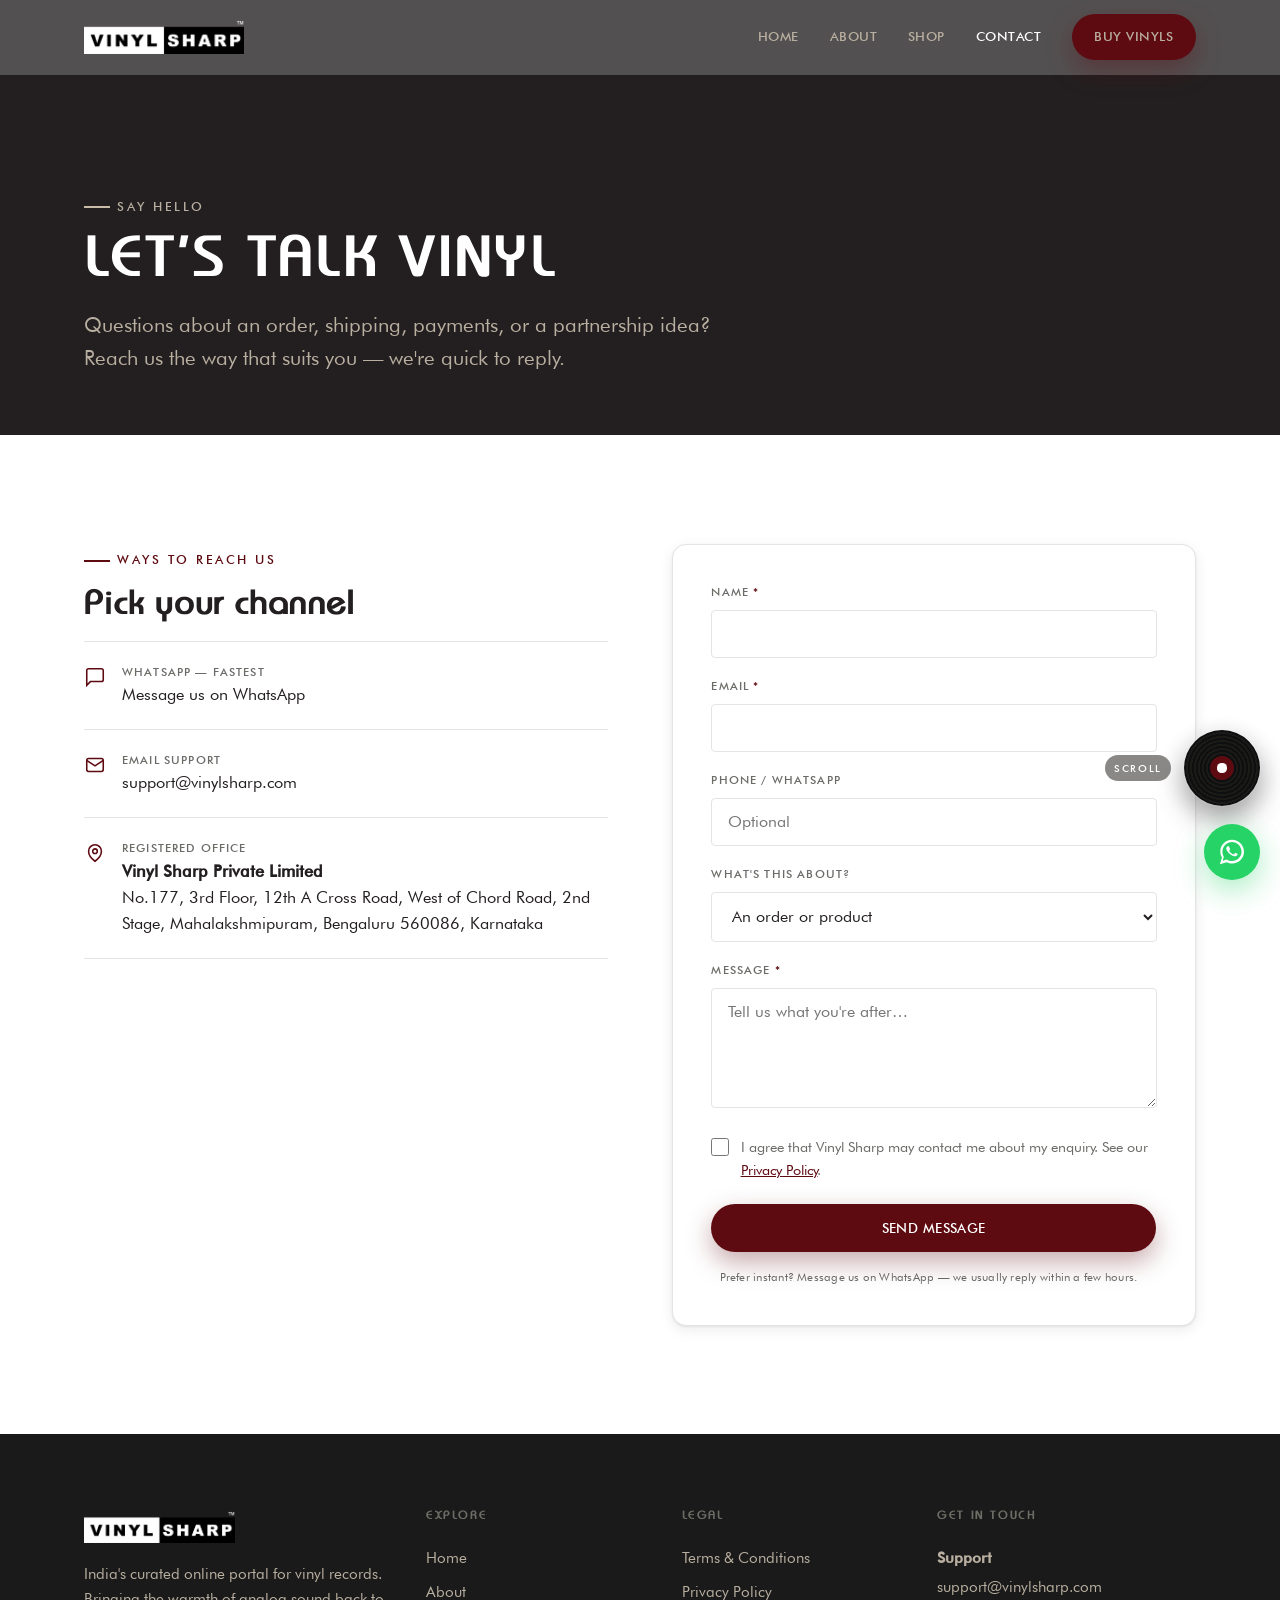
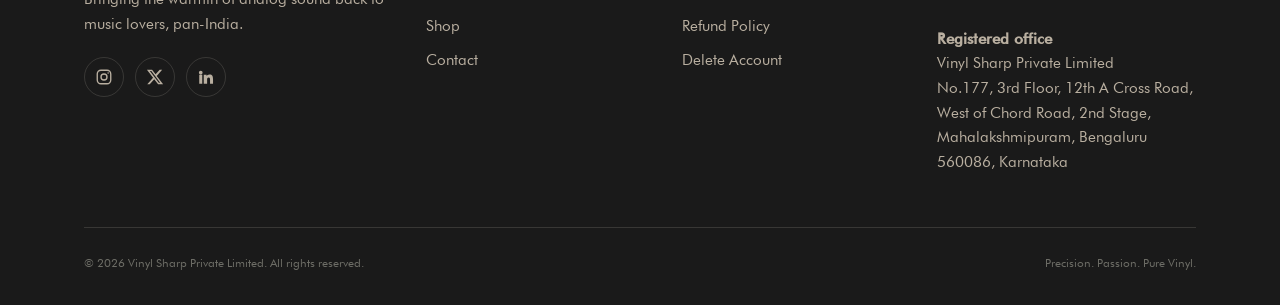
<file: contact.html>
<!DOCTYPE html>
<html lang="en">
<head>
  <meta charset="UTF-8" />
  <meta name="viewport" content="width=device-width, initial-scale=1, viewport-fit=cover" />
  <meta name="theme-color" content="#231F20" />

  <title>Contact Vinyl Sharp — Order, Shipping &amp; Support</title>
  <meta name="description" content="Get in touch with Vinyl Sharp — order questions, shipping, payments, or partnerships. Message us on WhatsApp or email support, we ship pan-India." />
  <link rel="canonical" href="https://vinylsharp.com/contact" />
  <meta name="robots" content="index, follow" />

  <meta property="og:type" content="website" />
  <meta property="og:site_name" content="Vinyl Sharp" />
  <meta property="og:title" content="Contact Vinyl Sharp — Order, Shipping &amp; Support" />
  <meta property="og:description" content="Order questions, shipping, payments, or partnerships. Message us on WhatsApp or email support." />
  <meta property="og:url" content="https://vinylsharp.com/contact" />
  <meta property="og:image" content="https://vinylsharp.com/assets/img/og-contact.jpg" />
  <meta name="twitter:card" content="summary_large_image" />
  <meta name="twitter:title" content="Contact Vinyl Sharp — Order, Shipping &amp; Support" />
  <meta name="twitter:description" content="Order questions, shipping, payments, or partnerships. Message us on WhatsApp or email support." />
  <meta name="twitter:image" content="https://vinylsharp.com/assets/img/og-contact.jpg" />

  <link rel="icon" href="assets/img/app-icon.png" type="image/png" />
  <link rel="apple-touch-icon" href="assets/img/app-icon.png" />
  <link rel="stylesheet" href="assets/css/styles.css?v=7" />

  <script type="application/ld+json">
  {
    "@context": "https://schema.org",
    "@type": "ContactPage",
    "url": "https://vinylsharp.com/contact",
    "mainEntity": {
      "@type": "Organization",
      "name": "Vinyl Sharp",
      "email": "support@vinylsharp.com"
    }
  }
  </script>
</head>
<body>
  <a class="skip-link" href="#main">Skip to content</a>

  <header class="site-header" data-theme="dark">
    <div class="wrap nav">
      <a href="index.html" class="wordmark" aria-label="Vinyl Sharp home"><img src="assets/img/logo-light.png" alt="Vinyl Sharp" class="logo-img" width="200" height="42" /></a>
      <nav class="nav-links" aria-label="Primary">
        <a href="index.html">Home</a>
        <a href="about.html">About</a>
        <a href="https://shop.vinylsharp.com/" rel="noopener">Shop</a>
        <a href="contact.html" aria-current="page">Contact</a>
        <span class="nav-cta"><a class="btn btn--primary" href="https://shop.vinylsharp.com/" rel="noopener">Buy Vinyls</a></span>
      </nav>
      <button class="nav-toggle" aria-label="Menu" aria-expanded="false"><span></span></button>
    </div>
  </header>

  <main id="main">
    <section class="page-hero">
      <div class="wrap">
        <span class="eyebrow on-dark">Say hello</span>
        <h1 style="margin-top:1rem">Let's talk vinyl</h1>
        <p class="lead">Questions about an order, shipping, payments, or a partnership idea? Reach us the way that suits you — we're quick to reply.</p>
      </div>
    </section>

    <section class="section">
      <div class="wrap">
        <div class="contact-grid">
          <!-- LEFT: ways to reach -->
          <div class="contact-info stack" data-reveal>
            <span class="eyebrow">Ways to reach us</span>
            <h2 style="font-size:clamp(1.6rem,3vw,2.2rem)">Pick your channel</h2>

            <div style="margin-top:1rem">
              <div class="info-row">
                <svg viewBox="0 0 24 24" fill="none" stroke="currentColor" stroke-width="1.7" aria-hidden="true"><path d="M21 15a2 2 0 0 1-2 2H7l-4 4V5a2 2 0 0 1 2-2h14a2 2 0 0 1 2 2Z"/></svg>
                <div>
                  <div class="lbl">WhatsApp — fastest</div>
                  <!-- HANDOFF: replace 91XXXXXXXXXX with the real WhatsApp Business number.
                       "Automate with a tool" (auto-replies/chatbot) needs a provider decision
                       (e.g. Interakt, WATI, AiSensy) plus that business number — separate from this link. -->
                  <a href="https://wa.me/91XXXXXXXXXX?text=Hi%20Vinyl%20Sharp%2C%20I%27d%20like%20to%20know%20more%20about%20your%20records." rel="noopener">Message us on WhatsApp</a>
                </div>
              </div>
              <div class="info-row">
                <svg viewBox="0 0 24 24" fill="none" stroke="currentColor" stroke-width="1.7" aria-hidden="true"><rect x="3" y="5" width="18" height="14" rx="2"/><path d="m3 7 9 6 9-6"/></svg>
                <div>
                  <div class="lbl">Email support</div>
                  <a href="mailto:support@vinylsharp.com">support@vinylsharp.com</a>
                </div>
              </div>
              <div class="info-row">
                <svg viewBox="0 0 24 24" fill="none" stroke="currentColor" stroke-width="1.7" aria-hidden="true"><path d="M12 21s-7-5.2-7-11a7 7 0 0 1 14 0c0 5.8-7 11-7 11Z"/><circle cx="12" cy="10" r="2.5"/></svg>
                <div>
                  <div class="lbl">Registered office</div>
                  <p><strong>Vinyl Sharp Private Limited</strong><br />No.177, 3rd Floor, 12th A Cross Road, West of Chord Road, 2nd Stage, Mahalakshmipuram, Bengaluru 560086, Karnataka</p>
                </div>
              </div>
            </div>
          </div>

          <!-- RIGHT: form -->
          <div data-reveal>
            <!-- HANDOFF: set action to your real form endpoint (Formspree, your /api
                 route, etc.) and confirm submissions land in the inbox AND the user
                 sees the success message. Until then the form warns instead of failing silently. -->
            <form class="form" data-contact action="https://formspree.io/f/YOUR_FORM_ID" method="POST">
              <!-- HANDOFF: replace YOUR_FORM_ID with the Formspree form ID. -->
              <input type="text" name="_gotcha" tabindex="-1" autocomplete="off" style="position:absolute;left:-9999px" aria-hidden="true" />
              <div class="form-status" role="status" aria-live="polite"></div>
              <div class="field">
                <label for="name">Name <span class="req">*</span></label>
                <input type="text" id="name" name="name" autocomplete="name" required />
              </div>
              <div class="field">
                <label for="email">Email <span class="req">*</span></label>
                <input type="email" id="email" name="email" autocomplete="email" required />
              </div>
              <div class="field">
                <label for="phone">Phone / WhatsApp</label>
                <input type="tel" id="phone" name="phone" autocomplete="tel" inputmode="tel" placeholder="Optional" />
              </div>
              <div class="field">
                <label for="topic">What's this about?</label>
                <select id="topic" name="topic">
                  <option>An order or product</option>
                  <option>Shipping &amp; delivery</option>
                  <option>Payments &amp; checkout</option>
                  <option>Returns &amp; refunds</option>
                  <option>Partnership / collaboration</option>
                  <option>Something else</option>
                </select>
              </div>
              <div class="field">
                <label for="message">Message <span class="req">*</span></label>
                <textarea id="message" name="message" required placeholder="Tell us what you're after…"></textarea>
              </div>
              <label class="consent">
                <input type="checkbox" id="consent" name="consent" required />
                <span>I agree that Vinyl Sharp may contact me about my enquiry. See our <a href="privacy.html">Privacy Policy</a>.</span>
              </label>
              <button type="submit" class="btn btn--primary" style="width:100%;justify-content:center">Send message</button>
              <p class="form-note">Prefer instant? Message us on WhatsApp — we usually reply within a few hours.</p>
            </form>
          </div>
        </div>
      </div>
    </section>
  </main>

  <footer class="site-footer">
    <div class="wrap">
      <div class="footer-top">
        <div class="footer-brand">
          <span class="wordmark"><img src="assets/img/logo-light.png" alt="Vinyl Sharp" class="logo-img" width="200" height="42" /></span>
          <p>India's curated online portal for vinyl records. Bringing the warmth of analog sound back to music lovers, pan-India.</p>
          <div class="socials">
            <a href="https://www.instagram.com/vinylsharp" aria-label="Instagram" rel="noopener"><svg viewBox="0 0 24 24" fill="none" stroke="currentColor" stroke-width="1.8" aria-hidden="true"><rect x="3" y="3" width="18" height="18" rx="5"/><circle cx="12" cy="12" r="4"/><circle cx="17.5" cy="6.5" r="1" fill="currentColor" stroke="none"/></svg></a>
            <a href="https://x.com/vinylsharp" aria-label="X" rel="noopener"><svg viewBox="0 0 24 24" fill="currentColor" aria-hidden="true"><path d="M18.244 2.25h3.308l-7.227 8.26 8.502 11.24h-6.66l-5.214-6.817L4.99 21.75H1.68l7.73-8.835L1.254 2.25H8.08l4.713 6.231 5.45-6.231Zm-1.161 17.52h1.833L7.084 4.126H5.117L17.083 19.77Z"/></svg></a>
            <a href="https://www.linkedin.com/company/vinyl-sharp" aria-label="LinkedIn" rel="noopener"><svg viewBox="0 0 24 24" fill="currentColor" aria-hidden="true"><path d="M4.98 3.5a2.5 2.5 0 1 0 0 5 2.5 2.5 0 0 0 0-5ZM3 9h4v12H3V9Zm6 0h3.8v1.7h.05c.53-1 1.83-2.05 3.76-2.05 4.02 0 4.76 2.65 4.76 6.1V21h-4v-5.4c0-1.3-.02-2.96-1.8-2.96-1.8 0-2.08 1.4-2.08 2.86V21H9V9Z"/></svg></a>
          </div>
        </div>
        <div class="footer-col"><h4>Explore</h4><a href="index.html">Home</a><a href="about.html">About</a><a href="https://shop.vinylsharp.com/" rel="noopener">Shop</a><a href="contact.html">Contact</a></div>
        <div class="footer-col"><h4>Legal</h4><a href="terms.html">Terms &amp; Conditions</a><a href="privacy.html">Privacy Policy</a><a href="refund.html">Refund Policy</a><a href="delete-account.html">Delete Account</a></div>
        <div class="footer-col"><h4>Get in touch</h4><p><strong>Support</strong><br /><a href="mailto:support@vinylsharp.com">support@vinylsharp.com</a></p><p style="margin-top:.8rem"><strong>Registered office</strong><br />Vinyl Sharp Private Limited<br />No.177, 3rd Floor, 12th A Cross Road, West of Chord Road, 2nd Stage, Mahalakshmipuram, Bengaluru 560086, Karnataka</p></div>
      </div>
      <div class="footer-bottom">
        <span>&copy; <span id="year">2025</span> Vinyl Sharp Private Limited. All rights reserved.</span>
        <span>Precision. Passion. Pure Vinyl.</span>
      </div>
    </div>
  </footer>

  <!-- Floating scroll widget — click glides to the next section, wraps to top from the last -->
  <button class="scroll-fab" type="button" data-scroll-next aria-label="Scroll to the next section">
    <span class="scroll-fab-label" aria-hidden="true">Scroll</span>
    <span class="scroll-fab-disc" aria-hidden="true"></span>
    <span class="scroll-fab-ring" aria-hidden="true"></span>
  </button>

  <a class="wa-float" href="https://wa.me/91XXXXXXXXXX?text=Hi%20Vinyl%20Sharp%2C%20I%27d%20like%20to%20know%20more%20about%20your%20records." aria-label="Chat on WhatsApp" rel="noopener">
    <svg viewBox="0 0 32 32" fill="currentColor" aria-hidden="true"><path d="M16 3C9 3 3.5 8.5 3.5 15.5c0 2.3.6 4.5 1.8 6.4L3 29l7.3-2.2c1.8 1 3.9 1.5 6 1.5 7 0 12.5-5.5 12.5-12.5S23 3 16 3Zm0 22.7c-1.9 0-3.7-.5-5.3-1.5l-.4-.2-4.3 1.3 1.3-4.2-.3-.4A10.2 10.2 0 0 1 5.8 15.5C5.8 9.8 10.4 5.2 16 5.2s10.2 4.6 10.2 10.3S21.6 25.7 16 25.7Zm5.8-7.7c-.3-.2-1.8-.9-2.1-1-.3-.1-.5-.2-.7.2s-.8 1-1 1.2c-.2.2-.4.2-.7.1-1.8-.9-3-1.6-4.2-3.6-.3-.5.3-.5.8-1.6.1-.2 0-.4 0-.6l-1-2.3c-.3-.6-.5-.5-.7-.5h-.6c-.2 0-.6.1-.9.4-1.1 1.1-1.1 2.6-.1 4.2 1.2 2 2.5 3.3 4.7 4.6 3.1 1.8 3.7 1.3 4.4 1.3.6-.1 1.8-.8 2.1-1.5.3-.7.3-1.4.2-1.5-.1-.1-.3-.2-.6-.3Z"/></svg>
  </a>

  <script src="assets/js/main.js?v=5" defer></script>
</body>
</html>
</file>
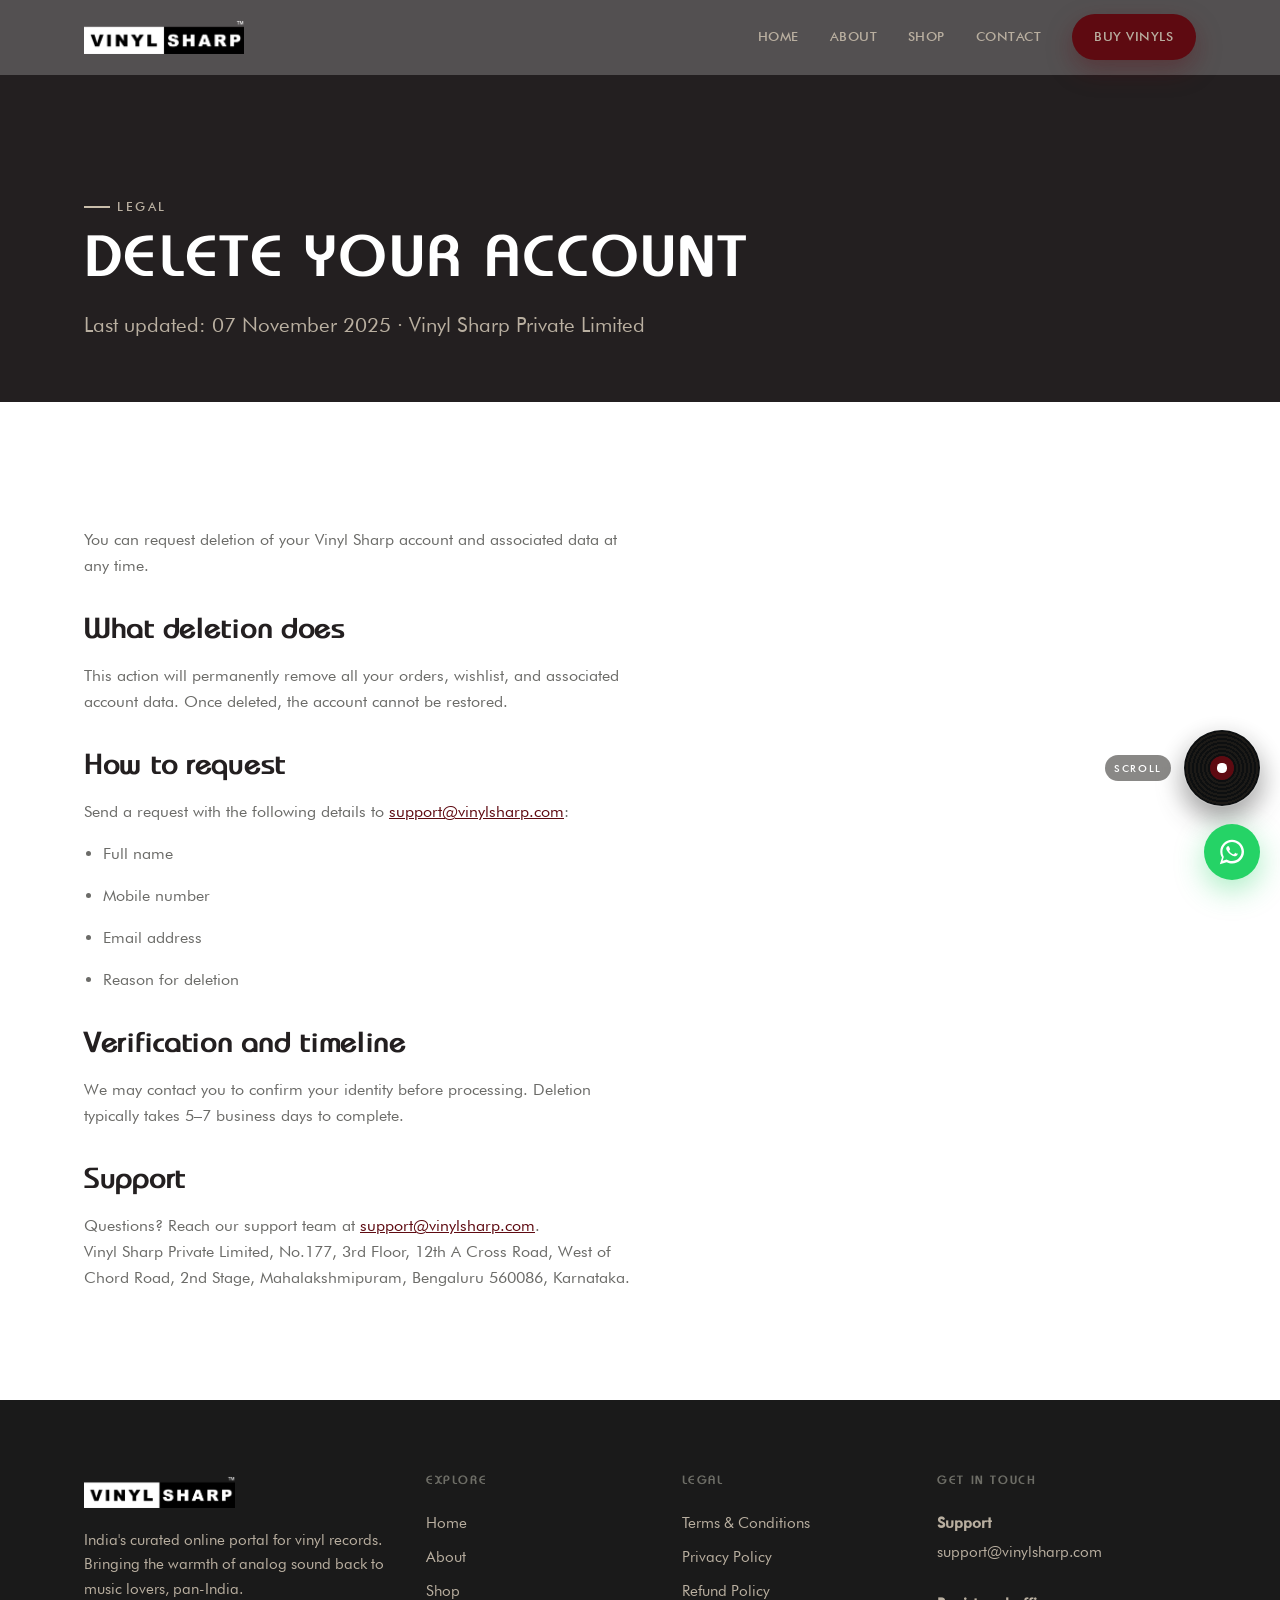
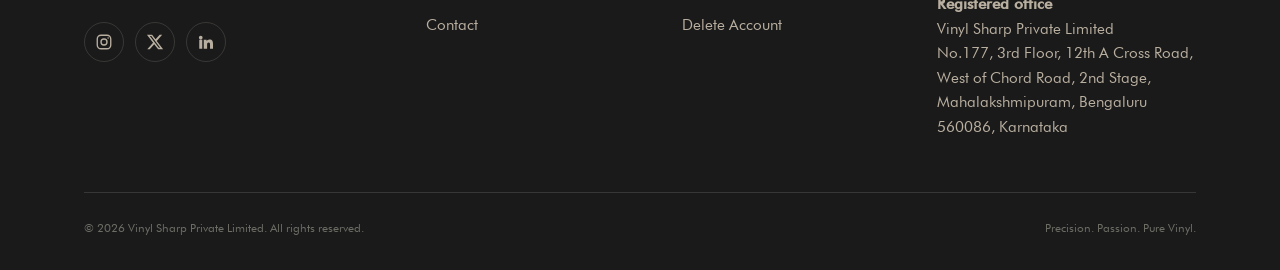
<file: delete-account.html>
<!DOCTYPE html>
<html lang="en">
<head>
  <meta charset="UTF-8" />
  <meta name="viewport" content="width=device-width, initial-scale=1, viewport-fit=cover" />
  <meta name="theme-color" content="#231F20" />
  <title>Delete Your Account — Vinyl Sharp</title>
  <meta name="description" content="How to request deletion of your Vinyl Sharp account and associated data, and how long it takes." />
  <link rel="canonical" href="https://vinylsharp.com/delete-account" />
  <meta name="robots" content="index, follow" />
  <meta property="og:title" content="Delete Your Account — Vinyl Sharp" />
  <meta property="og:description" content="How to request deletion of your Vinyl Sharp account and associated data, and how long it takes." />
  <meta property="og:url" content="https://vinylsharp.com/delete-account" />
  <meta property="og:type" content="website" />
  <link rel="icon" href="assets/img/app-icon.png" type="image/png" />
  <link rel="apple-touch-icon" href="assets/img/app-icon.png" />
  <link rel="stylesheet" href="assets/css/styles.css?v=7" />
</head>
<body>
  <a class="skip-link" href="#main">Skip to content</a>
  <header class="site-header" data-theme="dark">
    <div class="wrap nav">
      <a href="index.html" class="wordmark" aria-label="Vinyl Sharp home"><img src="assets/img/logo-light.png" alt="Vinyl Sharp" class="logo-img" width="200" height="42" /></a>
      <nav class="nav-links" aria-label="Primary">
        <a href="index.html">Home</a>
        <a href="about.html">About</a>
        <a href="https://shop.vinylsharp.com/" rel="noopener">Shop</a>
        <a href="contact.html">Contact</a>
        <span class="nav-cta"><a class="btn btn--primary" href="https://shop.vinylsharp.com/" rel="noopener">Buy Vinyls</a></span>
      </nav>
      <button class="nav-toggle" aria-label="Menu" aria-expanded="false"><span></span></button>
    </div>
  </header>
  <main id="main">
    <section class="page-hero">
      <div class="wrap">
        <span class="eyebrow on-dark">Legal</span>
        <h1 style="margin-top:1rem">Delete Your Account</h1>
        <p class="lead">Last updated: 07 November 2025 · Vinyl Sharp Private Limited</p>
      </div>
    </section>
    <section class="section">
      <div class="wrap">
        <article class="prose">
          <!-- HANDOFF: content below is faithful to the current published policy but
               should be checked line-by-line against your legal text before go-live. -->
          <p>You can request deletion of your Vinyl Sharp account and associated data at any time.</p>
          <h2>What deletion does</h2>
          <p>This action will permanently remove all your orders, wishlist, and associated account data. Once deleted, the account cannot be restored.</p>
          <h2>How to request</h2>
          <p>Send a request with the following details to <a href="mailto:support@vinylsharp.com">support@vinylsharp.com</a>:</p>
          <ul>
            <li>Full name</li>
            <li>Mobile number</li>
            <li>Email address</li>
            <li>Reason for deletion</li>
          </ul>
          <h2>Verification and timeline</h2>
          <p>We may contact you to confirm your identity before processing. Deletion typically takes 5&ndash;7 business days to complete.</p>
          <h2>Support</h2>
          <p>Questions? Reach our support team at <a href="mailto:support@vinylsharp.com">support@vinylsharp.com</a>.<br>Vinyl Sharp Private Limited, No.177, 3rd Floor, 12th A Cross Road, West of Chord Road, 2nd Stage, Mahalakshmipuram, Bengaluru 560086, Karnataka.</p>
        </article>
      </div>
    </section>
  </main>
  <footer class="site-footer">
    <div class="wrap">
      <div class="footer-top">
        <div class="footer-brand">
          <span class="wordmark"><img src="assets/img/logo-light.png" alt="Vinyl Sharp" class="logo-img" width="200" height="42" /></span>
          <p>India's curated online portal for vinyl records. Bringing the warmth of analog sound back to music lovers, pan-India.</p>
          <div class="socials">
            <a href="https://www.instagram.com/vinylsharp" aria-label="Instagram" rel="noopener"><svg viewBox="0 0 24 24" fill="none" stroke="currentColor" stroke-width="1.8" aria-hidden="true"><rect x="3" y="3" width="18" height="18" rx="5"/><circle cx="12" cy="12" r="4"/><circle cx="17.5" cy="6.5" r="1" fill="currentColor" stroke="none"/></svg></a>
            <a href="https://x.com/vinylsharp" aria-label="X" rel="noopener"><svg viewBox="0 0 24 24" fill="currentColor" aria-hidden="true"><path d="M18.244 2.25h3.308l-7.227 8.26 8.502 11.24h-6.66l-5.214-6.817L4.99 21.75H1.68l7.73-8.835L1.254 2.25H8.08l4.713 6.231 5.45-6.231Zm-1.161 17.52h1.833L7.084 4.126H5.117L17.083 19.77Z"/></svg></a>
            <a href="https://www.linkedin.com/company/vinyl-sharp" aria-label="LinkedIn" rel="noopener"><svg viewBox="0 0 24 24" fill="currentColor" aria-hidden="true"><path d="M4.98 3.5a2.5 2.5 0 1 0 0 5 2.5 2.5 0 0 0 0-5ZM3 9h4v12H3V9Zm6 0h3.8v1.7h.05c.53-1 1.83-2.05 3.76-2.05 4.02 0 4.76 2.65 4.76 6.1V21h-4v-5.4c0-1.3-.02-2.96-1.8-2.96-1.8 0-2.08 1.4-2.08 2.86V21H9V9Z"/></svg></a>
          </div>
        </div>
        <div class="footer-col"><h4>Explore</h4><a href="index.html">Home</a><a href="about.html">About</a><a href="https://shop.vinylsharp.com/" rel="noopener">Shop</a><a href="contact.html">Contact</a></div>
        <div class="footer-col"><h4>Legal</h4><a href="terms.html">Terms &amp; Conditions</a><a href="privacy.html">Privacy Policy</a><a href="refund.html">Refund Policy</a><a href="delete-account.html">Delete Account</a></div>
        <div class="footer-col"><h4>Get in touch</h4><p><strong>Support</strong><br><a href="mailto:support@vinylsharp.com">support@vinylsharp.com</a></p><p style="margin-top:.8rem"><strong>Registered office</strong><br />Vinyl Sharp Private Limited<br />No.177, 3rd Floor, 12th A Cross Road, West of Chord Road, 2nd Stage, Mahalakshmipuram, Bengaluru 560086, Karnataka</p></div>
      </div>
      <div class="footer-bottom">
        <span>&copy; <span id="year">2025</span> Vinyl Sharp Private Limited. All rights reserved.</span>
        <span>Precision. Passion. Pure Vinyl.</span>
      </div>
    </div>
  </footer>
  <!-- Floating scroll widget — click glides to the next section, wraps to top from the last -->
  <button class="scroll-fab" type="button" data-scroll-next aria-label="Scroll to the next section">
    <span class="scroll-fab-label" aria-hidden="true">Scroll</span>
    <span class="scroll-fab-disc" aria-hidden="true"></span>
    <span class="scroll-fab-ring" aria-hidden="true"></span>
  </button>

  <a class="wa-float" href="https://wa.me/91XXXXXXXXXX?text=Hi%20Vinyl%20Sharp" aria-label="Chat on WhatsApp" rel="noopener">
    <svg viewBox="0 0 32 32" fill="currentColor" aria-hidden="true"><path d="M16 3C9 3 3.5 8.5 3.5 15.5c0 2.3.6 4.5 1.8 6.4L3 29l7.3-2.2c1.8 1 3.9 1.5 6 1.5 7 0 12.5-5.5 12.5-12.5S23 3 16 3Zm0 22.7c-1.9 0-3.7-.5-5.3-1.5l-.4-.2-4.3 1.3 1.3-4.2-.3-.4A10.2 10.2 0 0 1 5.8 15.5C5.8 9.8 10.4 5.2 16 5.2s10.2 4.6 10.2 10.3S21.6 25.7 16 25.7Zm5.8-7.7c-.3-.2-1.8-.9-2.1-1-.3-.1-.5-.2-.7.2s-.8 1-1 1.2c-.2.2-.4.2-.7.1-1.8-.9-3-1.6-4.2-3.6-.3-.5.3-.5.8-1.6.1-.2 0-.4 0-.6l-1-2.3c-.3-.6-.5-.5-.7-.5h-.6c-.2 0-.6.1-.9.4-1.1 1.1-1.1 2.6-.1 4.2 1.2 2 2.5 3.3 4.7 4.6 3.1 1.8 3.7 1.3 4.4 1.3.6-.1 1.8-.8 2.1-1.5.3-.7.3-1.4.2-1.5-.1-.1-.3-.2-.6-.3Z"/></svg>
  </a>
  <script src="assets/js/main.js?v=5" defer></script>
</body>
</html>
</file>
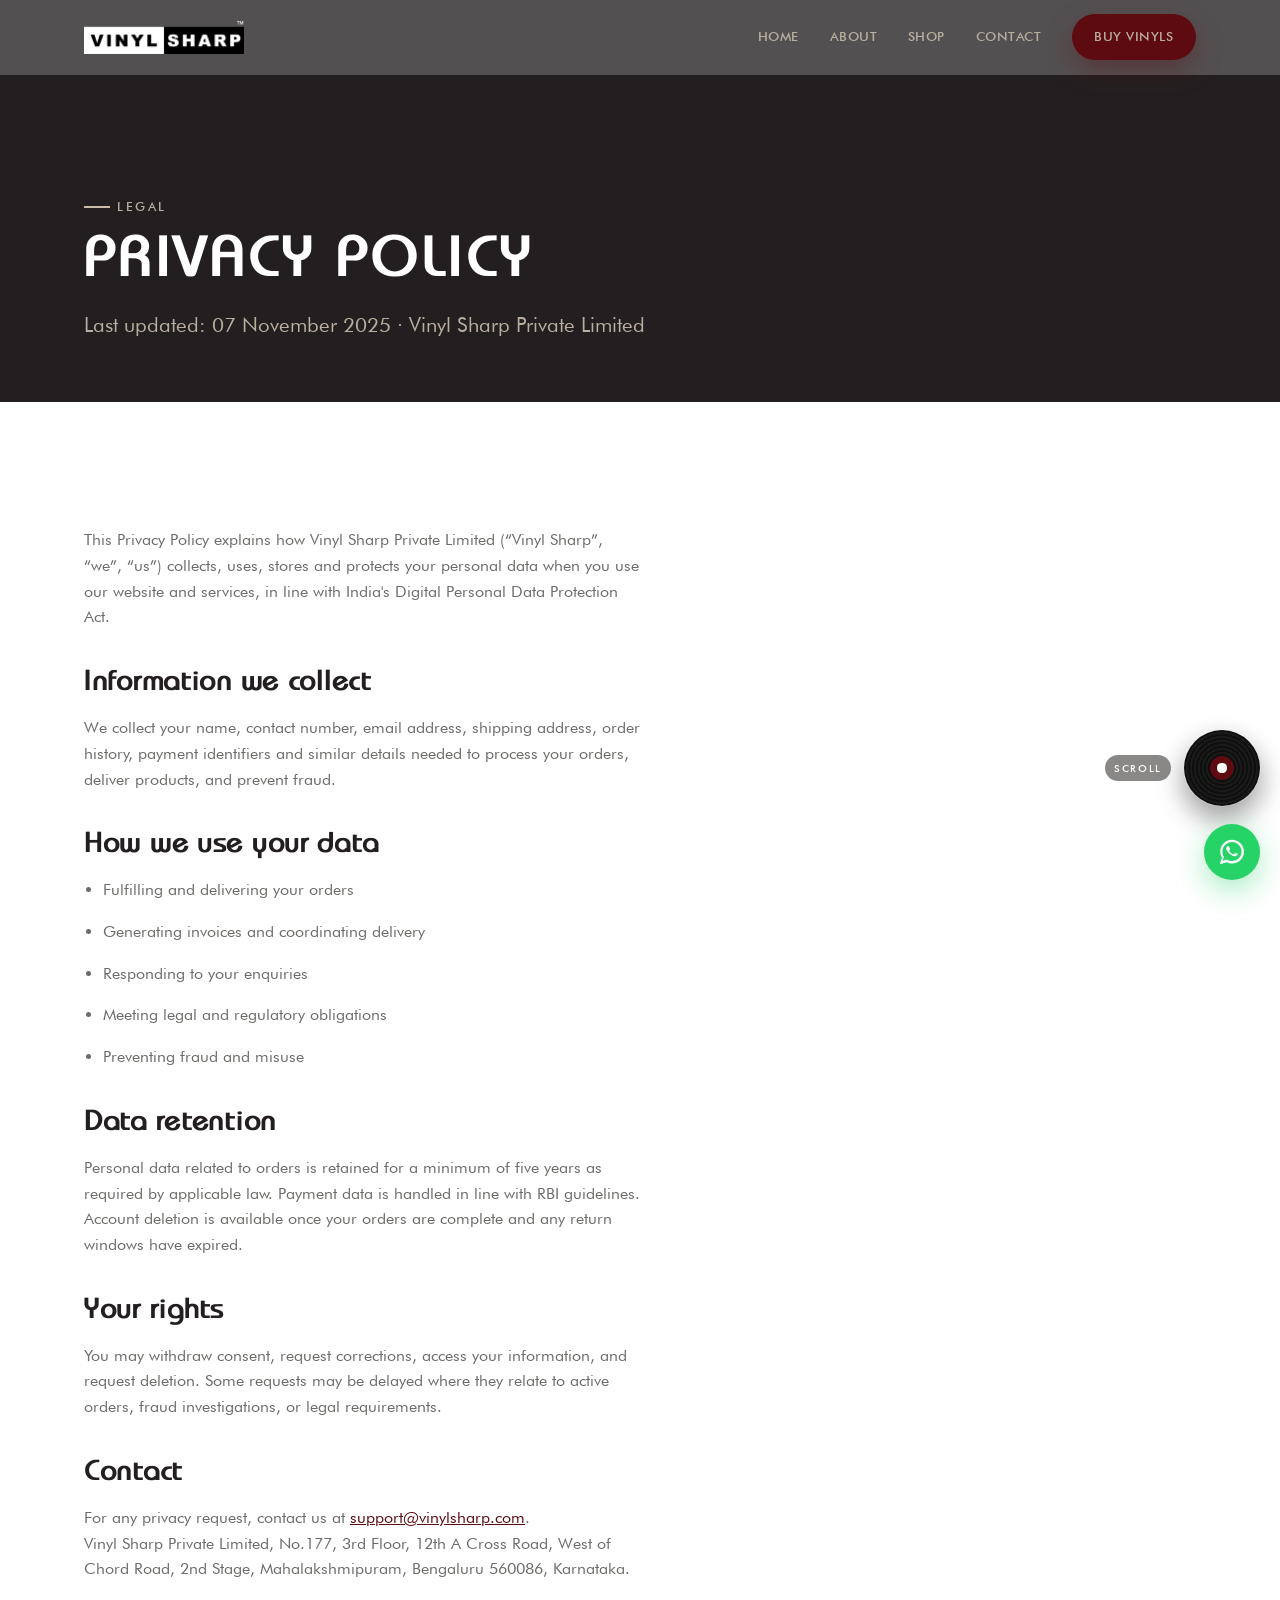
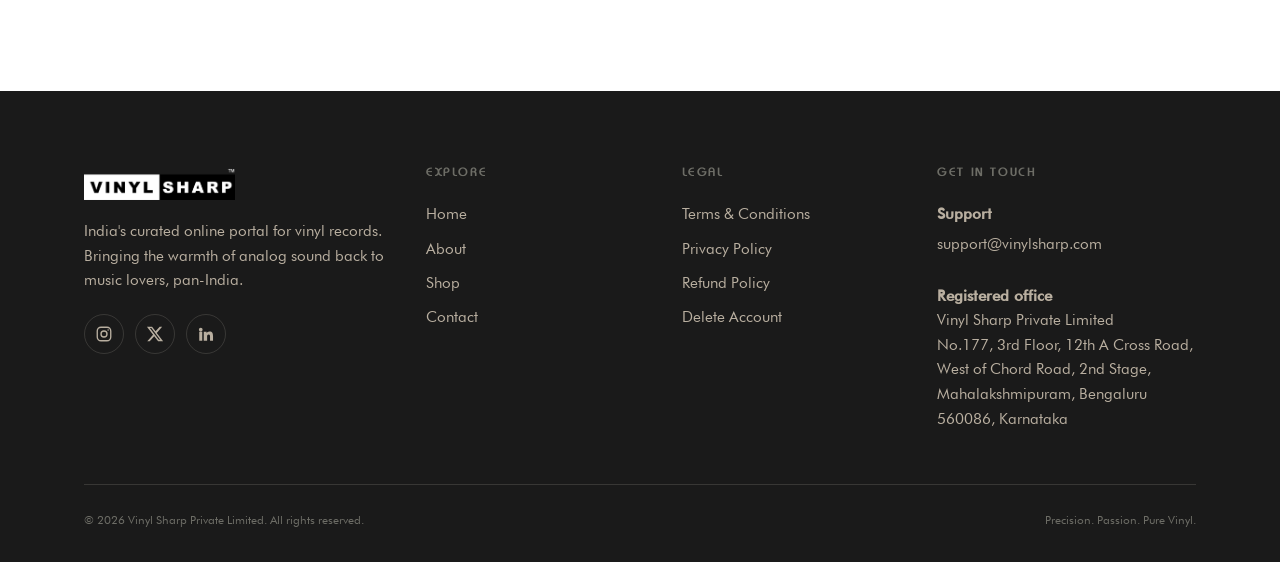
<file: privacy.html>
<!DOCTYPE html>
<html lang="en">
<head>
  <meta charset="UTF-8" />
  <meta name="viewport" content="width=device-width, initial-scale=1, viewport-fit=cover" />
  <meta name="theme-color" content="#231F20" />
  <title>Privacy Policy — Vinyl Sharp</title>
  <meta name="description" content="How Vinyl Sharp Private Limited collects, uses, retains and protects your personal data under India's DPDP Act." />
  <link rel="canonical" href="https://vinylsharp.com/privacy" />
  <meta name="robots" content="index, follow" />
  <meta property="og:title" content="Privacy Policy — Vinyl Sharp" />
  <meta property="og:description" content="How Vinyl Sharp Private Limited collects, uses, retains and protects your personal data under India's DPDP Act." />
  <meta property="og:url" content="https://vinylsharp.com/privacy" />
  <meta property="og:type" content="website" />
  <link rel="icon" href="assets/img/app-icon.png" type="image/png" />
  <link rel="apple-touch-icon" href="assets/img/app-icon.png" />
  <link rel="stylesheet" href="assets/css/styles.css?v=7" />
</head>
<body>
  <a class="skip-link" href="#main">Skip to content</a>
  <header class="site-header" data-theme="dark">
    <div class="wrap nav">
      <a href="index.html" class="wordmark" aria-label="Vinyl Sharp home"><img src="assets/img/logo-light.png" alt="Vinyl Sharp" class="logo-img" width="200" height="42" /></a>
      <nav class="nav-links" aria-label="Primary">
        <a href="index.html">Home</a>
        <a href="about.html">About</a>
        <a href="https://shop.vinylsharp.com/" rel="noopener">Shop</a>
        <a href="contact.html">Contact</a>
        <span class="nav-cta"><a class="btn btn--primary" href="https://shop.vinylsharp.com/" rel="noopener">Buy Vinyls</a></span>
      </nav>
      <button class="nav-toggle" aria-label="Menu" aria-expanded="false"><span></span></button>
    </div>
  </header>
  <main id="main">
    <section class="page-hero">
      <div class="wrap">
        <span class="eyebrow on-dark">Legal</span>
        <h1 style="margin-top:1rem">Privacy Policy</h1>
        <p class="lead">Last updated: 07 November 2025 · Vinyl Sharp Private Limited</p>
      </div>
    </section>
    <section class="section">
      <div class="wrap">
        <article class="prose">
          <!-- HANDOFF: content below is faithful to the current published policy but
               should be checked line-by-line against your legal text before go-live. -->
          <p>This Privacy Policy explains how Vinyl Sharp Private Limited (&ldquo;Vinyl Sharp&rdquo;, &ldquo;we&rdquo;, &ldquo;us&rdquo;) collects, uses, stores and protects your personal data when you use our website and services, in line with India's Digital Personal Data Protection Act.</p>
          <h2>Information we collect</h2>
          <p>We collect your name, contact number, email address, shipping address, order history, payment identifiers and similar details needed to process your orders, deliver products, and prevent fraud.</p>
          <h2>How we use your data</h2>
          <ul>
            <li>Fulfilling and delivering your orders</li>
            <li>Generating invoices and coordinating delivery</li>
            <li>Responding to your enquiries</li>
            <li>Meeting legal and regulatory obligations</li>
            <li>Preventing fraud and misuse</li>
          </ul>
          <h2>Data retention</h2>
          <p>Personal data related to orders is retained for a minimum of five years as required by applicable law. Payment data is handled in line with RBI guidelines. Account deletion is available once your orders are complete and any return windows have expired.</p>
          <h2>Your rights</h2>
          <p>You may withdraw consent, request corrections, access your information, and request deletion. Some requests may be delayed where they relate to active orders, fraud investigations, or legal requirements.</p>
          <h2>Contact</h2>
          <p>For any privacy request, contact us at <a href="mailto:support@vinylsharp.com">support@vinylsharp.com</a>.<br>Vinyl Sharp Private Limited, No.177, 3rd Floor, 12th A Cross Road, West of Chord Road, 2nd Stage, Mahalakshmipuram, Bengaluru 560086, Karnataka.</p>
        </article>
      </div>
    </section>
  </main>
  <footer class="site-footer">
    <div class="wrap">
      <div class="footer-top">
        <div class="footer-brand">
          <span class="wordmark"><img src="assets/img/logo-light.png" alt="Vinyl Sharp" class="logo-img" width="200" height="42" /></span>
          <p>India's curated online portal for vinyl records. Bringing the warmth of analog sound back to music lovers, pan-India.</p>
          <div class="socials">
            <a href="https://www.instagram.com/vinylsharp" aria-label="Instagram" rel="noopener"><svg viewBox="0 0 24 24" fill="none" stroke="currentColor" stroke-width="1.8" aria-hidden="true"><rect x="3" y="3" width="18" height="18" rx="5"/><circle cx="12" cy="12" r="4"/><circle cx="17.5" cy="6.5" r="1" fill="currentColor" stroke="none"/></svg></a>
            <a href="https://x.com/vinylsharp" aria-label="X" rel="noopener"><svg viewBox="0 0 24 24" fill="currentColor" aria-hidden="true"><path d="M18.244 2.25h3.308l-7.227 8.26 8.502 11.24h-6.66l-5.214-6.817L4.99 21.75H1.68l7.73-8.835L1.254 2.25H8.08l4.713 6.231 5.45-6.231Zm-1.161 17.52h1.833L7.084 4.126H5.117L17.083 19.77Z"/></svg></a>
            <a href="https://www.linkedin.com/company/vinyl-sharp" aria-label="LinkedIn" rel="noopener"><svg viewBox="0 0 24 24" fill="currentColor" aria-hidden="true"><path d="M4.98 3.5a2.5 2.5 0 1 0 0 5 2.5 2.5 0 0 0 0-5ZM3 9h4v12H3V9Zm6 0h3.8v1.7h.05c.53-1 1.83-2.05 3.76-2.05 4.02 0 4.76 2.65 4.76 6.1V21h-4v-5.4c0-1.3-.02-2.96-1.8-2.96-1.8 0-2.08 1.4-2.08 2.86V21H9V9Z"/></svg></a>
          </div>
        </div>
        <div class="footer-col"><h4>Explore</h4><a href="index.html">Home</a><a href="about.html">About</a><a href="https://shop.vinylsharp.com/" rel="noopener">Shop</a><a href="contact.html">Contact</a></div>
        <div class="footer-col"><h4>Legal</h4><a href="terms.html">Terms &amp; Conditions</a><a href="privacy.html">Privacy Policy</a><a href="refund.html">Refund Policy</a><a href="delete-account.html">Delete Account</a></div>
        <div class="footer-col"><h4>Get in touch</h4><p><strong>Support</strong><br><a href="mailto:support@vinylsharp.com">support@vinylsharp.com</a></p><p style="margin-top:.8rem"><strong>Registered office</strong><br />Vinyl Sharp Private Limited<br />No.177, 3rd Floor, 12th A Cross Road, West of Chord Road, 2nd Stage, Mahalakshmipuram, Bengaluru 560086, Karnataka</p></div>
      </div>
      <div class="footer-bottom">
        <span>&copy; <span id="year">2025</span> Vinyl Sharp Private Limited. All rights reserved.</span>
        <span>Precision. Passion. Pure Vinyl.</span>
      </div>
    </div>
  </footer>
  <!-- Floating scroll widget — click glides to the next section, wraps to top from the last -->
  <button class="scroll-fab" type="button" data-scroll-next aria-label="Scroll to the next section">
    <span class="scroll-fab-label" aria-hidden="true">Scroll</span>
    <span class="scroll-fab-disc" aria-hidden="true"></span>
    <span class="scroll-fab-ring" aria-hidden="true"></span>
  </button>

  <a class="wa-float" href="https://wa.me/91XXXXXXXXXX?text=Hi%20Vinyl%20Sharp" aria-label="Chat on WhatsApp" rel="noopener">
    <svg viewBox="0 0 32 32" fill="currentColor" aria-hidden="true"><path d="M16 3C9 3 3.5 8.5 3.5 15.5c0 2.3.6 4.5 1.8 6.4L3 29l7.3-2.2c1.8 1 3.9 1.5 6 1.5 7 0 12.5-5.5 12.5-12.5S23 3 16 3Zm0 22.7c-1.9 0-3.7-.5-5.3-1.5l-.4-.2-4.3 1.3 1.3-4.2-.3-.4A10.2 10.2 0 0 1 5.8 15.5C5.8 9.8 10.4 5.2 16 5.2s10.2 4.6 10.2 10.3S21.6 25.7 16 25.7Zm5.8-7.7c-.3-.2-1.8-.9-2.1-1-.3-.1-.5-.2-.7.2s-.8 1-1 1.2c-.2.2-.4.2-.7.1-1.8-.9-3-1.6-4.2-3.6-.3-.5.3-.5.8-1.6.1-.2 0-.4 0-.6l-1-2.3c-.3-.6-.5-.5-.7-.5h-.6c-.2 0-.6.1-.9.4-1.1 1.1-1.1 2.6-.1 4.2 1.2 2 2.5 3.3 4.7 4.6 3.1 1.8 3.7 1.3 4.4 1.3.6-.1 1.8-.8 2.1-1.5.3-.7.3-1.4.2-1.5-.1-.1-.3-.2-.6-.3Z"/></svg>
  </a>
  <script src="assets/js/main.js?v=5" defer></script>
</body>
</html>
</file>
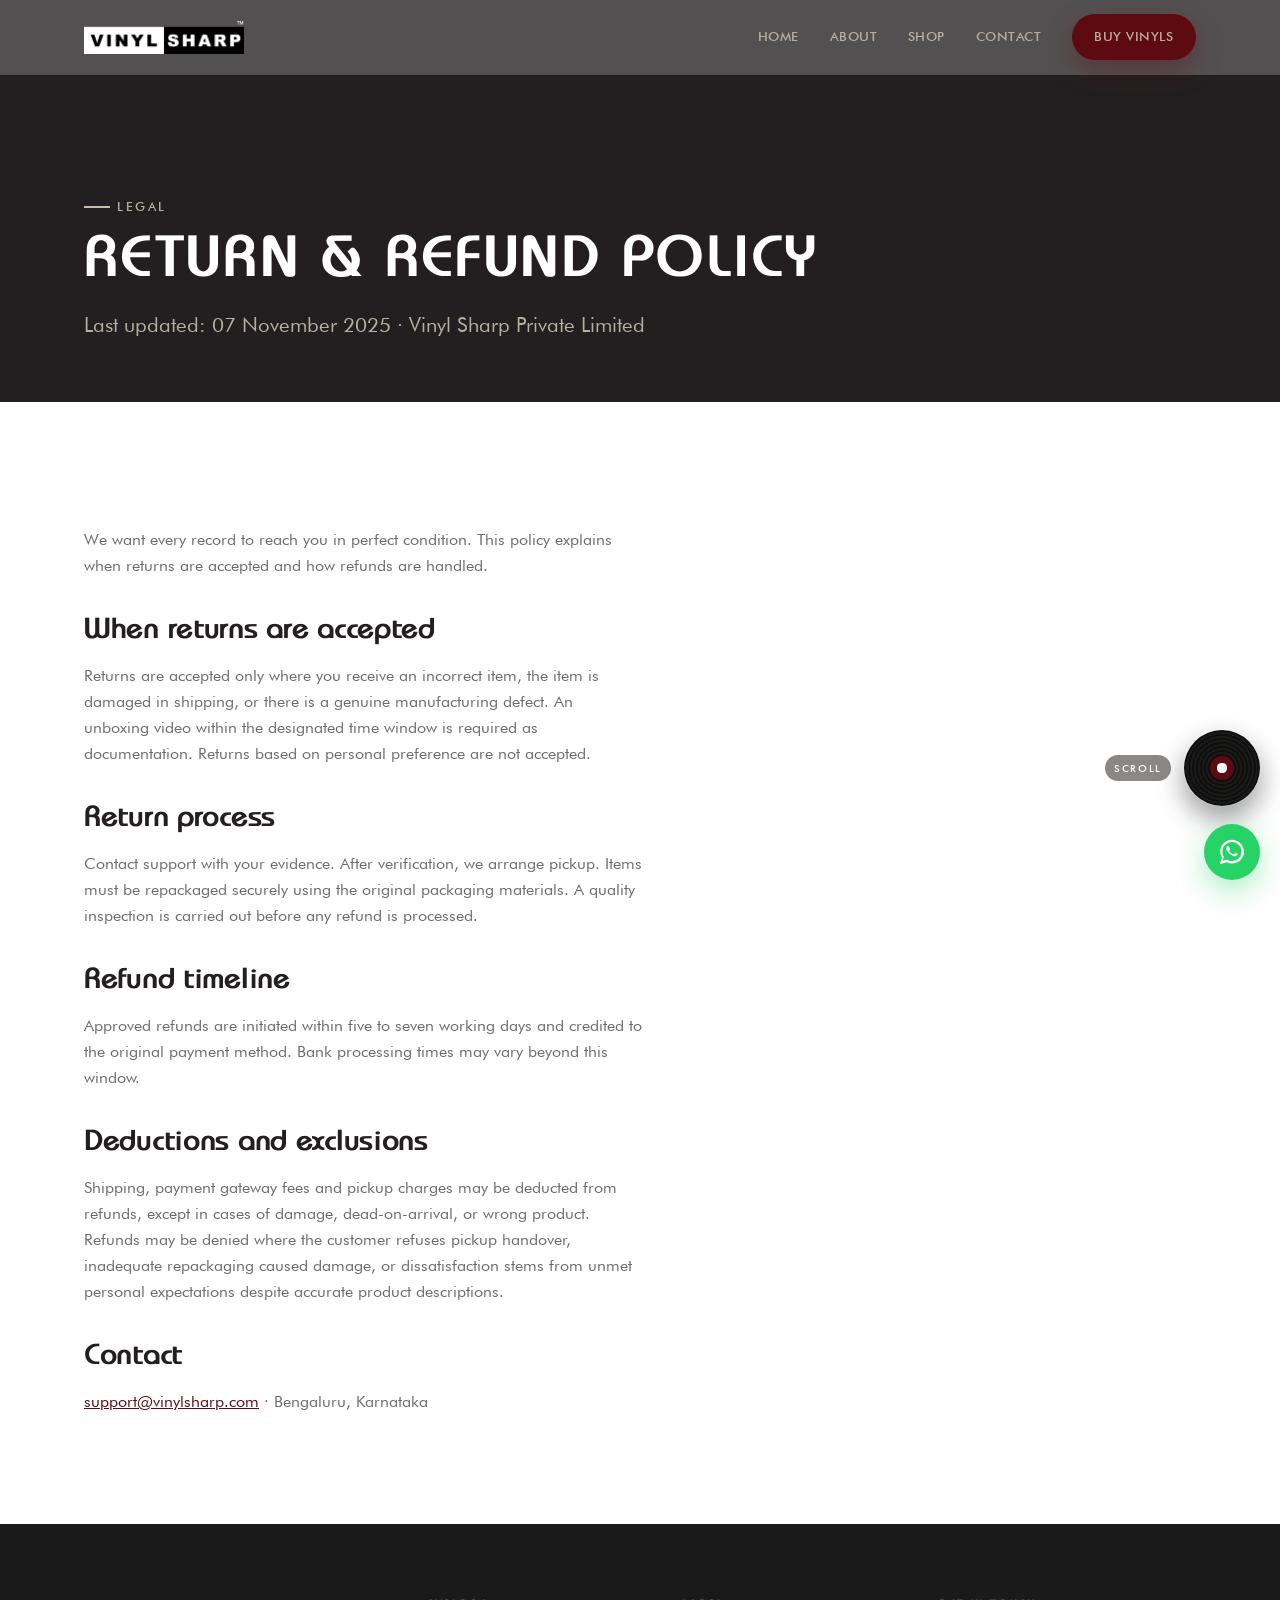
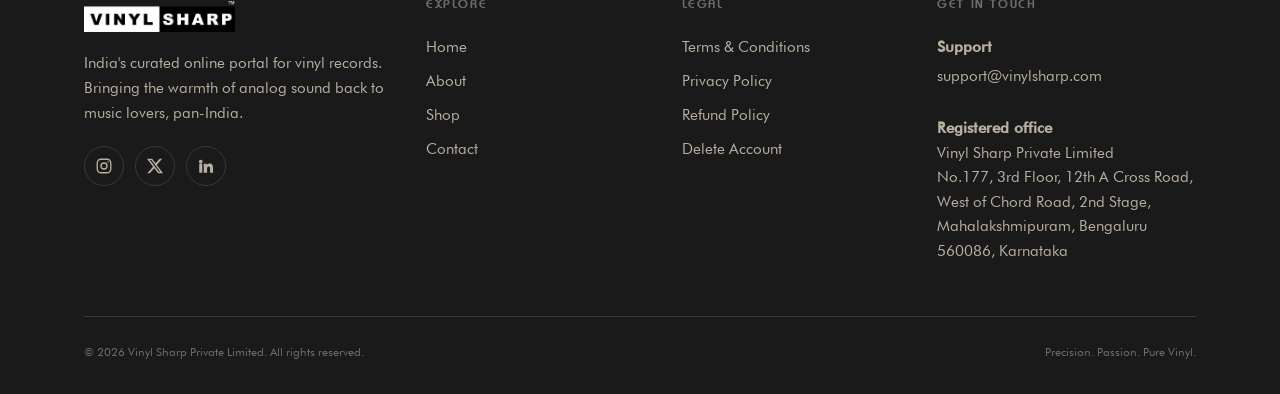
<file: refund.html>
<!DOCTYPE html>
<html lang="en">
<head>
  <meta charset="UTF-8" />
  <meta name="viewport" content="width=device-width, initial-scale=1, viewport-fit=cover" />
  <meta name="theme-color" content="#231F20" />
  <title>Return &amp; Refund Policy — Vinyl Sharp</title>
  <meta name="description" content="When Vinyl Sharp accepts returns, how the return process works, and how refunds are processed for vinyl orders." />
  <link rel="canonical" href="https://vinylsharp.com/refund" />
  <meta name="robots" content="index, follow" />
  <meta property="og:title" content="Return &amp; Refund Policy — Vinyl Sharp" />
  <meta property="og:description" content="When Vinyl Sharp accepts returns, how the return process works, and how refunds are processed for vinyl orders." />
  <meta property="og:url" content="https://vinylsharp.com/refund" />
  <meta property="og:type" content="website" />
  <link rel="icon" href="assets/img/app-icon.png" type="image/png" />
  <link rel="apple-touch-icon" href="assets/img/app-icon.png" />
  <link rel="stylesheet" href="assets/css/styles.css?v=7" />
</head>
<body>
  <a class="skip-link" href="#main">Skip to content</a>
  <header class="site-header" data-theme="dark">
    <div class="wrap nav">
      <a href="index.html" class="wordmark" aria-label="Vinyl Sharp home"><img src="assets/img/logo-light.png" alt="Vinyl Sharp" class="logo-img" width="200" height="42" /></a>
      <nav class="nav-links" aria-label="Primary">
        <a href="index.html">Home</a>
        <a href="about.html">About</a>
        <a href="https://shop.vinylsharp.com/" rel="noopener">Shop</a>
        <a href="contact.html">Contact</a>
        <span class="nav-cta"><a class="btn btn--primary" href="https://shop.vinylsharp.com/" rel="noopener">Buy Vinyls</a></span>
      </nav>
      <button class="nav-toggle" aria-label="Menu" aria-expanded="false"><span></span></button>
    </div>
  </header>
  <main id="main">
    <section class="page-hero">
      <div class="wrap">
        <span class="eyebrow on-dark">Legal</span>
        <h1 style="margin-top:1rem">Return &amp; Refund Policy</h1>
        <p class="lead">Last updated: 07 November 2025 · Vinyl Sharp Private Limited</p>
      </div>
    </section>
    <section class="section">
      <div class="wrap">
        <article class="prose">
          <!-- HANDOFF: content below is faithful to the current published policy but
               should be checked line-by-line against your legal text before go-live. -->
          <p>We want every record to reach you in perfect condition. This policy explains when returns are accepted and how refunds are handled.</p>
          <h2>When returns are accepted</h2>
          <p>Returns are accepted only where you receive an incorrect item, the item is damaged in shipping, or there is a genuine manufacturing defect. An unboxing video within the designated time window is required as documentation. Returns based on personal preference are not accepted.</p>
          <h2>Return process</h2>
          <p>Contact support with your evidence. After verification, we arrange pickup. Items must be repackaged securely using the original packaging materials. A quality inspection is carried out before any refund is processed.</p>
          <h2>Refund timeline</h2>
          <p>Approved refunds are initiated within five to seven working days and credited to the original payment method. Bank processing times may vary beyond this window.</p>
          <h2>Deductions and exclusions</h2>
          <p>Shipping, payment gateway fees and pickup charges may be deducted from refunds, except in cases of damage, dead-on-arrival, or wrong product. Refunds may be denied where the customer refuses pickup handover, inadequate repackaging caused damage, or dissatisfaction stems from unmet personal expectations despite accurate product descriptions.</p>
          <h2>Contact</h2>
          <p><a href="mailto:support@vinylsharp.com">support@vinylsharp.com</a> · Bengaluru, Karnataka</p>
        </article>
      </div>
    </section>
  </main>
  <footer class="site-footer">
    <div class="wrap">
      <div class="footer-top">
        <div class="footer-brand">
          <span class="wordmark"><img src="assets/img/logo-light.png" alt="Vinyl Sharp" class="logo-img" width="200" height="42" /></span>
          <p>India's curated online portal for vinyl records. Bringing the warmth of analog sound back to music lovers, pan-India.</p>
          <div class="socials">
            <a href="https://www.instagram.com/vinylsharp" aria-label="Instagram" rel="noopener"><svg viewBox="0 0 24 24" fill="none" stroke="currentColor" stroke-width="1.8" aria-hidden="true"><rect x="3" y="3" width="18" height="18" rx="5"/><circle cx="12" cy="12" r="4"/><circle cx="17.5" cy="6.5" r="1" fill="currentColor" stroke="none"/></svg></a>
            <a href="https://x.com/vinylsharp" aria-label="X" rel="noopener"><svg viewBox="0 0 24 24" fill="currentColor" aria-hidden="true"><path d="M18.244 2.25h3.308l-7.227 8.26 8.502 11.24h-6.66l-5.214-6.817L4.99 21.75H1.68l7.73-8.835L1.254 2.25H8.08l4.713 6.231 5.45-6.231Zm-1.161 17.52h1.833L7.084 4.126H5.117L17.083 19.77Z"/></svg></a>
            <a href="https://www.linkedin.com/company/vinyl-sharp" aria-label="LinkedIn" rel="noopener"><svg viewBox="0 0 24 24" fill="currentColor" aria-hidden="true"><path d="M4.98 3.5a2.5 2.5 0 1 0 0 5 2.5 2.5 0 0 0 0-5ZM3 9h4v12H3V9Zm6 0h3.8v1.7h.05c.53-1 1.83-2.05 3.76-2.05 4.02 0 4.76 2.65 4.76 6.1V21h-4v-5.4c0-1.3-.02-2.96-1.8-2.96-1.8 0-2.08 1.4-2.08 2.86V21H9V9Z"/></svg></a>
          </div>
        </div>
        <div class="footer-col"><h4>Explore</h4><a href="index.html">Home</a><a href="about.html">About</a><a href="https://shop.vinylsharp.com/" rel="noopener">Shop</a><a href="contact.html">Contact</a></div>
        <div class="footer-col"><h4>Legal</h4><a href="terms.html">Terms &amp; Conditions</a><a href="privacy.html">Privacy Policy</a><a href="refund.html">Refund Policy</a><a href="delete-account.html">Delete Account</a></div>
        <div class="footer-col"><h4>Get in touch</h4><p><strong>Support</strong><br><a href="mailto:support@vinylsharp.com">support@vinylsharp.com</a></p><p style="margin-top:.8rem"><strong>Registered office</strong><br />Vinyl Sharp Private Limited<br />No.177, 3rd Floor, 12th A Cross Road, West of Chord Road, 2nd Stage, Mahalakshmipuram, Bengaluru 560086, Karnataka</p></div>
      </div>
      <div class="footer-bottom">
        <span>&copy; <span id="year">2025</span> Vinyl Sharp Private Limited. All rights reserved.</span>
        <span>Precision. Passion. Pure Vinyl.</span>
      </div>
    </div>
  </footer>
  <!-- Floating scroll widget — click glides to the next section, wraps to top from the last -->
  <button class="scroll-fab" type="button" data-scroll-next aria-label="Scroll to the next section">
    <span class="scroll-fab-label" aria-hidden="true">Scroll</span>
    <span class="scroll-fab-disc" aria-hidden="true"></span>
    <span class="scroll-fab-ring" aria-hidden="true"></span>
  </button>

  <a class="wa-float" href="https://wa.me/91XXXXXXXXXX?text=Hi%20Vinyl%20Sharp" aria-label="Chat on WhatsApp" rel="noopener">
    <svg viewBox="0 0 32 32" fill="currentColor" aria-hidden="true"><path d="M16 3C9 3 3.5 8.5 3.5 15.5c0 2.3.6 4.5 1.8 6.4L3 29l7.3-2.2c1.8 1 3.9 1.5 6 1.5 7 0 12.5-5.5 12.5-12.5S23 3 16 3Zm0 22.7c-1.9 0-3.7-.5-5.3-1.5l-.4-.2-4.3 1.3 1.3-4.2-.3-.4A10.2 10.2 0 0 1 5.8 15.5C5.8 9.8 10.4 5.2 16 5.2s10.2 4.6 10.2 10.3S21.6 25.7 16 25.7Zm5.8-7.7c-.3-.2-1.8-.9-2.1-1-.3-.1-.5-.2-.7.2s-.8 1-1 1.2c-.2.2-.4.2-.7.1-1.8-.9-3-1.6-4.2-3.6-.3-.5.3-.5.8-1.6.1-.2 0-.4 0-.6l-1-2.3c-.3-.6-.5-.5-.7-.5h-.6c-.2 0-.6.1-.9.4-1.1 1.1-1.1 2.6-.1 4.2 1.2 2 2.5 3.3 4.7 4.6 3.1 1.8 3.7 1.3 4.4 1.3.6-.1 1.8-.8 2.1-1.5.3-.7.3-1.4.2-1.5-.1-.1-.3-.2-.6-.3Z"/></svg>
  </a>
  <script src="assets/js/main.js?v=5" defer></script>
</body>
</html>
</file>
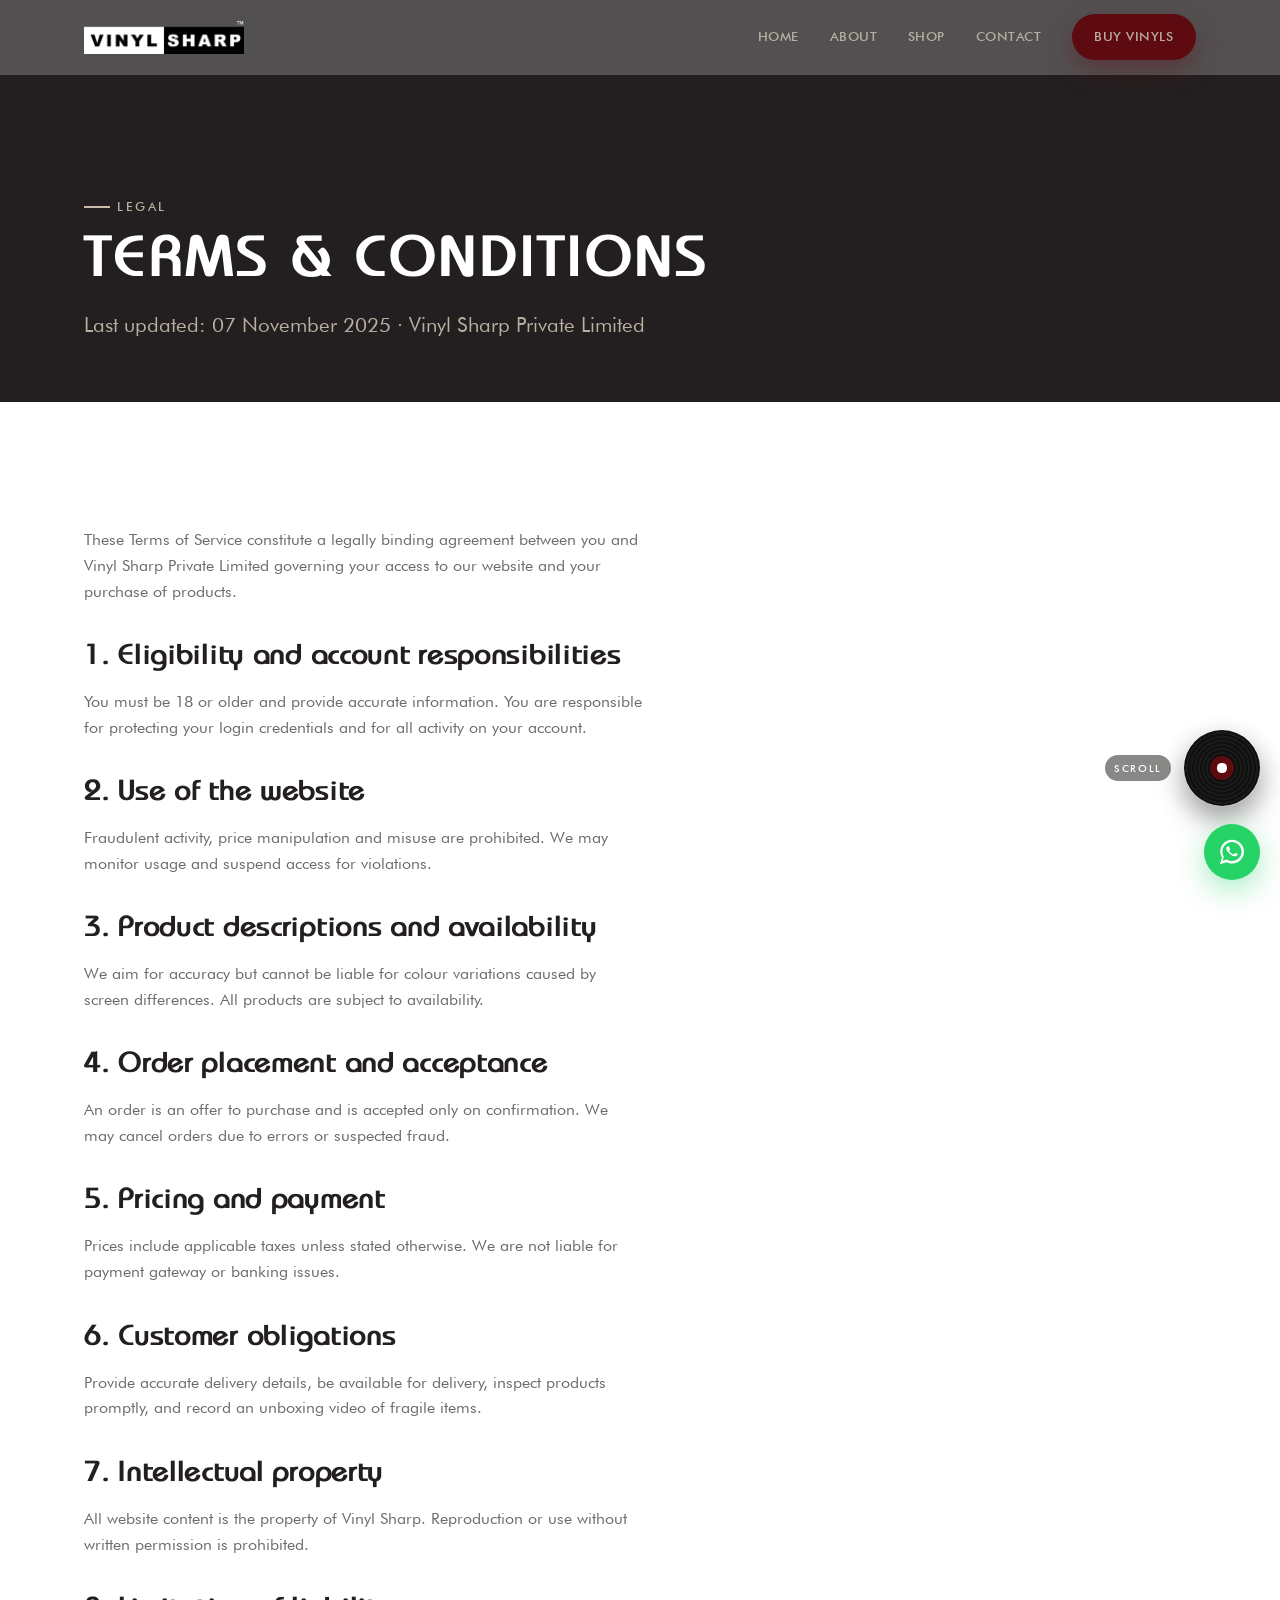
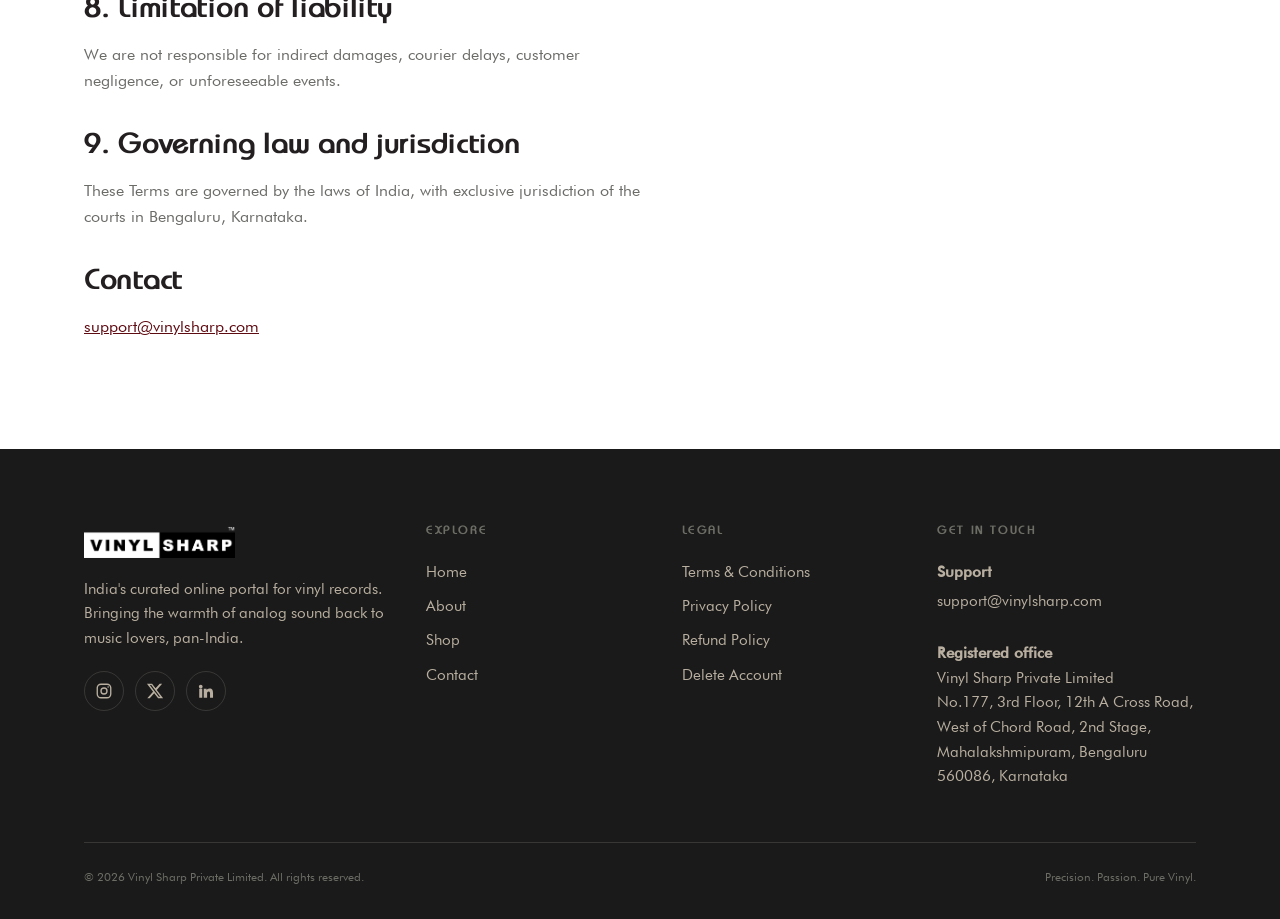
<file: terms.html>
<!DOCTYPE html>
<html lang="en">
<head>
  <meta charset="UTF-8" />
  <meta name="viewport" content="width=device-width, initial-scale=1, viewport-fit=cover" />
  <meta name="theme-color" content="#231F20" />
  <title>Terms &amp; Conditions — Vinyl Sharp</title>
  <meta name="description" content="The terms governing your use of the Vinyl Sharp website and your purchase of products from Vinyl Sharp Private Limited." />
  <link rel="canonical" href="https://vinylsharp.com/terms" />
  <meta name="robots" content="index, follow" />
  <meta property="og:title" content="Terms &amp; Conditions — Vinyl Sharp" />
  <meta property="og:description" content="The terms governing your use of the Vinyl Sharp website and your purchase of products from Vinyl Sharp Private Limited." />
  <meta property="og:url" content="https://vinylsharp.com/terms" />
  <meta property="og:type" content="website" />
  <link rel="icon" href="assets/img/app-icon.png" type="image/png" />
  <link rel="apple-touch-icon" href="assets/img/app-icon.png" />
  <link rel="stylesheet" href="assets/css/styles.css?v=7" />
</head>
<body>
  <a class="skip-link" href="#main">Skip to content</a>
  <header class="site-header" data-theme="dark">
    <div class="wrap nav">
      <a href="index.html" class="wordmark" aria-label="Vinyl Sharp home"><img src="assets/img/logo-light.png" alt="Vinyl Sharp" class="logo-img" width="200" height="42" /></a>
      <nav class="nav-links" aria-label="Primary">
        <a href="index.html">Home</a>
        <a href="about.html">About</a>
        <a href="https://shop.vinylsharp.com/" rel="noopener">Shop</a>
        <a href="contact.html">Contact</a>
        <span class="nav-cta"><a class="btn btn--primary" href="https://shop.vinylsharp.com/" rel="noopener">Buy Vinyls</a></span>
      </nav>
      <button class="nav-toggle" aria-label="Menu" aria-expanded="false"><span></span></button>
    </div>
  </header>
  <main id="main">
    <section class="page-hero">
      <div class="wrap">
        <span class="eyebrow on-dark">Legal</span>
        <h1 style="margin-top:1rem">Terms &amp; Conditions</h1>
        <p class="lead">Last updated: 07 November 2025 · Vinyl Sharp Private Limited</p>
      </div>
    </section>
    <section class="section">
      <div class="wrap">
        <article class="prose">
          <!-- HANDOFF: content below is faithful to the current published policy but
               should be checked line-by-line against your legal text before go-live. -->
          <p>These Terms of Service constitute a legally binding agreement between you and Vinyl Sharp Private Limited governing your access to our website and your purchase of products.</p>
          <h2>1. Eligibility and account responsibilities</h2>
          <p>You must be 18 or older and provide accurate information. You are responsible for protecting your login credentials and for all activity on your account.</p>
          <h2>2. Use of the website</h2>
          <p>Fraudulent activity, price manipulation and misuse are prohibited. We may monitor usage and suspend access for violations.</p>
          <h2>3. Product descriptions and availability</h2>
          <p>We aim for accuracy but cannot be liable for colour variations caused by screen differences. All products are subject to availability.</p>
          <h2>4. Order placement and acceptance</h2>
          <p>An order is an offer to purchase and is accepted only on confirmation. We may cancel orders due to errors or suspected fraud.</p>
          <h2>5. Pricing and payment</h2>
          <p>Prices include applicable taxes unless stated otherwise. We are not liable for payment gateway or banking issues.</p>
          <h2>6. Customer obligations</h2>
          <p>Provide accurate delivery details, be available for delivery, inspect products promptly, and record an unboxing video of fragile items.</p>
          <h2>7. Intellectual property</h2>
          <p>All website content is the property of Vinyl Sharp. Reproduction or use without written permission is prohibited.</p>
          <h2>8. Limitation of liability</h2>
          <p>We are not responsible for indirect damages, courier delays, customer negligence, or unforeseeable events.</p>
          <h2>9. Governing law and jurisdiction</h2>
          <p>These Terms are governed by the laws of India, with exclusive jurisdiction of the courts in Bengaluru, Karnataka.</p>
          <h2>Contact</h2>
          <p><a href="mailto:support@vinylsharp.com">support@vinylsharp.com</a></p>
        </article>
      </div>
    </section>
  </main>
  <footer class="site-footer">
    <div class="wrap">
      <div class="footer-top">
        <div class="footer-brand">
          <span class="wordmark"><img src="assets/img/logo-light.png" alt="Vinyl Sharp" class="logo-img" width="200" height="42" /></span>
          <p>India's curated online portal for vinyl records. Bringing the warmth of analog sound back to music lovers, pan-India.</p>
          <div class="socials">
            <a href="https://www.instagram.com/vinylsharp" aria-label="Instagram" rel="noopener"><svg viewBox="0 0 24 24" fill="none" stroke="currentColor" stroke-width="1.8" aria-hidden="true"><rect x="3" y="3" width="18" height="18" rx="5"/><circle cx="12" cy="12" r="4"/><circle cx="17.5" cy="6.5" r="1" fill="currentColor" stroke="none"/></svg></a>
            <a href="https://x.com/vinylsharp" aria-label="X" rel="noopener"><svg viewBox="0 0 24 24" fill="currentColor" aria-hidden="true"><path d="M18.244 2.25h3.308l-7.227 8.26 8.502 11.24h-6.66l-5.214-6.817L4.99 21.75H1.68l7.73-8.835L1.254 2.25H8.08l4.713 6.231 5.45-6.231Zm-1.161 17.52h1.833L7.084 4.126H5.117L17.083 19.77Z"/></svg></a>
            <a href="https://www.linkedin.com/company/vinyl-sharp" aria-label="LinkedIn" rel="noopener"><svg viewBox="0 0 24 24" fill="currentColor" aria-hidden="true"><path d="M4.98 3.5a2.5 2.5 0 1 0 0 5 2.5 2.5 0 0 0 0-5ZM3 9h4v12H3V9Zm6 0h3.8v1.7h.05c.53-1 1.83-2.05 3.76-2.05 4.02 0 4.76 2.65 4.76 6.1V21h-4v-5.4c0-1.3-.02-2.96-1.8-2.96-1.8 0-2.08 1.4-2.08 2.86V21H9V9Z"/></svg></a>
          </div>
        </div>
        <div class="footer-col"><h4>Explore</h4><a href="index.html">Home</a><a href="about.html">About</a><a href="https://shop.vinylsharp.com/" rel="noopener">Shop</a><a href="contact.html">Contact</a></div>
        <div class="footer-col"><h4>Legal</h4><a href="terms.html">Terms &amp; Conditions</a><a href="privacy.html">Privacy Policy</a><a href="refund.html">Refund Policy</a><a href="delete-account.html">Delete Account</a></div>
        <div class="footer-col"><h4>Get in touch</h4><p><strong>Support</strong><br><a href="mailto:support@vinylsharp.com">support@vinylsharp.com</a></p><p style="margin-top:.8rem"><strong>Registered office</strong><br />Vinyl Sharp Private Limited<br />No.177, 3rd Floor, 12th A Cross Road, West of Chord Road, 2nd Stage, Mahalakshmipuram, Bengaluru 560086, Karnataka</p></div>
      </div>
      <div class="footer-bottom">
        <span>&copy; <span id="year">2025</span> Vinyl Sharp Private Limited. All rights reserved.</span>
        <span>Precision. Passion. Pure Vinyl.</span>
      </div>
    </div>
  </footer>
  <!-- Floating scroll widget — click glides to the next section, wraps to top from the last -->
  <button class="scroll-fab" type="button" data-scroll-next aria-label="Scroll to the next section">
    <span class="scroll-fab-label" aria-hidden="true">Scroll</span>
    <span class="scroll-fab-disc" aria-hidden="true"></span>
    <span class="scroll-fab-ring" aria-hidden="true"></span>
  </button>

  <a class="wa-float" href="https://wa.me/91XXXXXXXXXX?text=Hi%20Vinyl%20Sharp" aria-label="Chat on WhatsApp" rel="noopener">
    <svg viewBox="0 0 32 32" fill="currentColor" aria-hidden="true"><path d="M16 3C9 3 3.5 8.5 3.5 15.5c0 2.3.6 4.5 1.8 6.4L3 29l7.3-2.2c1.8 1 3.9 1.5 6 1.5 7 0 12.5-5.5 12.5-12.5S23 3 16 3Zm0 22.7c-1.9 0-3.7-.5-5.3-1.5l-.4-.2-4.3 1.3 1.3-4.2-.3-.4A10.2 10.2 0 0 1 5.8 15.5C5.8 9.8 10.4 5.2 16 5.2s10.2 4.6 10.2 10.3S21.6 25.7 16 25.7Zm5.8-7.7c-.3-.2-1.8-.9-2.1-1-.3-.1-.5-.2-.7.2s-.8 1-1 1.2c-.2.2-.4.2-.7.1-1.8-.9-3-1.6-4.2-3.6-.3-.5.3-.5.8-1.6.1-.2 0-.4 0-.6l-1-2.3c-.3-.6-.5-.5-.7-.5h-.6c-.2 0-.6.1-.9.4-1.1 1.1-1.1 2.6-.1 4.2 1.2 2 2.5 3.3 4.7 4.6 3.1 1.8 3.7 1.3 4.4 1.3.6-.1 1.8-.8 2.1-1.5.3-.7.3-1.4.2-1.5-.1-.1-.3-.2-.6-.3Z"/></svg>
  </a>
  <script src="assets/js/main.js?v=5" defer></script>
</body>
</html>
</file>
<file: assets/css/styles.css>
/* ==========================================================================
   Vinyl Sharp — design system v3
   Colour + type matched directly to the live vinylsharp.com production site
   (same --primary/--secondary/--accent/--neutral tokens, same self-hosted
   Bauhaus + Futura font files, same centred uppercase section-title +
   underline bar, same maroon CTA bands). Real photography, no autoplay
   video — that was a deliberate, already-agreed performance fix from the
   site audit and stays in place even though the look now matches closely.
   ========================================================================== */

/* Real, licensed fonts — pulled from vinylsharp.com's own /static/fonts/.
   Same family names ('Bauhaus', 'Futura') the live site itself uses.
   NOTE: the site's own FuturaBold.ttf / FuturaLight.ttf are actually a
   condensed cut ("Futura Bold Condensed BT" / "Futura Light Condensed BT")
   — narrower than the Book/Medium faces. Using them made bold/light text
   render visibly condensed. They're intentionally left out here; missing
   weights fall back to the nearest real (normal-width) face instead. The
   corrupted BauhausBold.ttf / BauhausBoldItalic.ttf (Chromium's OTS
   sanitizer rejected them — first "overlapping tables", then, after a
   fontTools round-trip fixed that, a non-zero cmap language ID) have been
   repaired: table directory normalized, then cmap language forced to 0. */
@font-face { font-family: 'Bauhaus'; src: url('../fonts/BauhausRegular.ttf') format('truetype'); font-weight: 400; font-style: normal; font-display: swap; }
@font-face { font-family: 'Bauhaus'; src: url('../fonts/BauhausBold.ttf?v=2') format('truetype'); font-weight: 700; font-style: normal; font-display: swap; }
@font-face { font-family: 'Bauhaus'; src: url('../fonts/BauhausItalic.ttf') format('truetype'); font-weight: 400; font-style: italic; font-display: swap; }
@font-face { font-family: 'Bauhaus'; src: url('../fonts/BauhausBoldItalic.ttf?v=2') format('truetype'); font-weight: 700; font-style: italic; font-display: swap; }
@font-face { font-family: 'Futura'; src: url('../fonts/FuturaBook.ttf') format('truetype'); font-weight: 400; font-style: normal; font-display: swap; }
@font-face { font-family: 'Futura'; src: url('../fonts/FuturaBookItalic.ttf') format('truetype'); font-weight: 400; font-style: italic; font-display: swap; }
@font-face { font-family: 'Futura'; src: url('../fonts/FuturaMedium.ttf') format('truetype'); font-weight: 500; font-style: normal; font-display: swap; }

:root {
  /* Brand palette — from Vinyl Brandkit.pdf / live site tokens. Maroon is used
     sparingly now — a dash of colour (buttons, small accents), not backgrounds.
     Cream is kept defined but is NOT used as a surface colour any more —
     light sections are neutral white/grey instead. */
  --maroon:      #5E0A11;   /* accent only — buttons, underlines, icons */
  --maroon-deep: #440509;   /* pressed / hover state, derived darker */
  --cream:       #ECEBD9;   /* brand token, kept but not used as a surface */
  --charcoal:    #231F20;   /* contrast colour (dark) */
  --taupe:       #C9BDAA;   /* neutral colour (secondary) */

  /* Derived working tones — neutral white/grey, not cream */
  --ink:     var(--charcoal);
  --paper:   #FFFFFF;        /* neutral white — was cream */
  --sheet:   #F5F4F2;        /* neutral off-white — section alternation */
  --card-dark: #322B2C;      /* charcoal, stepped up — cards on dark */
  --slate:   #6B6B68;        /* muted neutral-grey text on light */
  --mist:    #B9AFA0;        /* muted warm text on dark */
  --rule:    #E5E4E1;        /* neutral hairline on light */
  --rule-dark: rgba(236,235,217,.14); /* hairline on dark */

  /* Type — exactly two fonts, both real and self-hosted: Bauhaus (display)
     and Futura (body+UI). Fallbacks are generic system fonts only — no
     third named webfont anywhere. */
  --display: 'Bauhaus', 'Arial Black', sans-serif;
  --body: 'Futura', 'Trebuchet MS', system-ui, sans-serif;
  --footer-bg: #1a1a1a;

  /* Layout */
  --pad: clamp(20px, 5vw, 72px);
  --maxw: 1240px;
  --radius: 4px;
  --radius-lg: 14px;

  --shadow-sm: 0 1px 2px rgba(35,31,32,.08), 0 4px 14px rgba(35,31,32,.08);
  --shadow-lg: 0 24px 60px rgba(35,31,32,.24);

  --ease: cubic-bezier(.22,.61,.36,1);
}

/* ----- reset ----- */
*, *::before, *::after { box-sizing: border-box; }
* { margin: 0; }
html { -webkit-text-size-adjust: 100%; scroll-behavior: smooth; }
@media (prefers-reduced-motion: reduce) { html { scroll-behavior: auto; } }

body {
  font-family: var(--body);
  background: var(--paper);
  color: var(--ink);
  line-height: 1.62;
  font-size: clamp(16px, 1.05vw, 18px);
  font-weight: 400;
  -webkit-font-smoothing: antialiased;
  text-rendering: optimizeLegibility;
  overflow-x: hidden;
}

img, svg, video { display: block; max-width: 100%; height: auto; }
a { color: inherit; text-decoration: none; }
button { font: inherit; cursor: pointer; border: none; background: none; color: inherit; }
ul { list-style: none; padding: 0; }

/* subtle paper-grain texture — per brand "texture overlays: grain, paper" */
.grain { position: relative; isolation: isolate; }
.grain::before {
  content: ""; position: absolute; inset: 0; pointer-events: none; z-index: 1;
  opacity: .05; mix-blend-mode: multiply;
  background-image: url("data:image/svg+xml,%3Csvg xmlns='http://www.w3.org/2000/svg' width='140' height='140'%3E%3Cfilter id='n'%3E%3CfeTurbulence type='fractalNoise' baseFrequency='0.9' numOctaves='2' stitchTiles='stitch'/%3E%3C/filter%3E%3Crect width='100%25' height='100%25' filter='url(%23n)'/%3E%3C/svg%3E");
}
.dark.grain::before, .maroon.grain::before { opacity: .08; mix-blend-mode: overlay; }

/* ----- type scale ----- */
h1, h2, h3, h4 { font-family: var(--display); font-weight: 600; line-height: 1.04; letter-spacing: -.01em; }
h1 { font-size: clamp(2.5rem, 6.6vw, 5rem); }
h2 { font-size: clamp(1.9rem, 4.2vw, 3.1rem); }
h3 { font-size: clamp(1.25rem, 2.1vw, 1.65rem); }
p { max-width: 62ch; }

.eyebrow {
  font-family: var(--body);
  font-size: .78rem;
  font-weight: 500;
  letter-spacing: .2em;
  text-transform: uppercase;
  color: var(--maroon);
  display: inline-flex;
  align-items: center;
  gap: .6em;
}
.eyebrow::before {
  content: "";
  width: 26px; height: 2px;
  background: var(--maroon);
}
.eyebrow.on-dark { color: var(--mist); }
.eyebrow.on-dark::before { background: var(--taupe); }

.lead { font-size: clamp(1.08rem, 1.6vw, 1.3rem); color: var(--slate); line-height: 1.6; font-weight: 400; }

/* ----- layout helpers ----- */
.wrap { width: 100%; max-width: var(--maxw); margin-inline: auto; padding-inline: var(--pad); }
.section { padding-block: clamp(60px, 8.5vw, 124px); }
.section--tight { padding-block: clamp(44px, 6vw, 80px); }
.section--sheet { background: var(--sheet); }
.stack > * + * { margin-top: 1.1rem; }
.center { text-align: center; margin-inline: auto; }
.center p { margin-inline: auto; }

.dark { background: var(--ink); color: var(--paper); }
.dark h1, .dark h2, .dark h3 { color: var(--paper); }
.dark .lead { color: var(--mist); }
.maroon { background: var(--maroon); color: var(--paper); }
.maroon h2, .maroon h3 { color: var(--paper); }
.maroon .lead { color: rgba(236,235,217,.78); }

/* ----- buttons ----- */
.btn {
  display: inline-flex; align-items: center; gap: .55em;
  font-family: var(--body); font-size: .85rem; font-weight: 500;
  letter-spacing: .03em; text-transform: uppercase;
  padding: .95em 1.7em; border-radius: 100px;
  transition: transform .25s var(--ease), background .25s var(--ease), color .25s var(--ease), box-shadow .25s var(--ease);
  will-change: transform;
}
.btn svg { width: 1.05em; height: 1.05em; }
.btn:hover { transform: translateY(-2px); }
.btn:active { transform: translateY(0); }
.btn:focus-visible { outline: 2px solid var(--maroon); outline-offset: 3px; }

.btn--primary { background: var(--maroon); color: var(--paper); box-shadow: 0 10px 26px rgba(94,10,17,.35); }
.btn--primary:hover { background: var(--maroon-deep); box-shadow: 0 14px 30px rgba(94,10,17,.45); }

/* Every button is the brand red. "Ghost" is kept as a class name only so the
   markup didn't need touching — it renders identically to primary. */
.btn--ghost { background: var(--maroon); color: var(--paper); box-shadow: 0 10px 26px rgba(94,10,17,.35); }
.btn--ghost:hover { background: var(--maroon-deep); color: var(--paper); box-shadow: 0 14px 30px rgba(94,10,17,.45); }
.dark .btn, .hero .btn, .cta-band.dark .btn { box-shadow: 0 10px 26px rgba(0,0,0,.35), inset 0 0 0 1px rgba(236,235,217,.16); }

.btn--wa { background: #25D366; color: #06331b; box-shadow: 0 6px 20px rgba(37,211,102,.3); }
.btn--wa:hover { background: #2ee673; }

.textlink { font-size: .85rem; font-weight: 500; letter-spacing: .03em; text-transform: uppercase; border-bottom: 1px solid currentColor; padding-bottom: 2px; transition: color .2s; }
.textlink:hover { color: var(--maroon); }
.dark .textlink:hover, .maroon .textlink:hover { color: var(--taupe); }

/* ==========================================================================
   Header / nav
   ========================================================================== */
.site-header {
  position: sticky; top: 0; z-index: 60;
  background: rgba(236,235,217,.86);
  backdrop-filter: saturate(1.3) blur(14px);
  border-bottom: 1px solid transparent;
  transition: border-color .3s, background .3s;
}
.site-header.is-scrolled { border-bottom-color: var(--rule); }
.site-header[data-theme="dark"] { background: rgba(35,31,32,.78); }
.nav {
  display: flex; align-items: center; justify-content: space-between;
  gap: 1rem; height: 74px;
}
.wordmark { display: inline-flex; align-items: center; }
.logo-img { height: clamp(26px, 3.2vw, 34px); width: auto; display: block; }

.nav-links { display: flex; align-items: center; gap: clamp(1rem, 2.4vw, 2.2rem); }
.nav-links a { font-size: .82rem; font-weight: 500; letter-spacing: .04em; text-transform: uppercase; color: var(--slate); transition: color .2s; position: relative; }
.nav-links a:hover, .nav-links a[aria-current="page"] { color: var(--ink); }
.site-header[data-theme="dark"] .nav-links a { color: var(--mist); }
.site-header[data-theme="dark"] .nav-links a:hover, .site-header[data-theme="dark"] .nav-links a[aria-current="page"] { color: var(--paper); }
.nav-cta { display: inline-flex; gap: .6rem; align-items: center; }

.nav-toggle { display: none; width: 44px; height: 44px; align-items: center; justify-content: center; border-radius: 8px; }
.nav-toggle span { display: block; width: 22px; height: 2px; background: currentColor; position: relative; transition: .25s var(--ease); }
.nav-toggle span::before, .nav-toggle span::after { content: ""; position: absolute; left: 0; width: 22px; height: 2px; background: currentColor; transition: .25s var(--ease); }
.nav-toggle span::before { top: -7px; }
.nav-toggle span::after { top: 7px; }
body.nav-open .nav-toggle span { background: transparent; }
body.nav-open .nav-toggle span::before { top: 0; transform: rotate(45deg); }
body.nav-open .nav-toggle span::after { top: 0; transform: rotate(-45deg); }

@media (max-width: 860px) {
  .nav-toggle { display: inline-flex; }
  .nav-links {
    position: fixed; top: var(--header-offset, 74px); left: 0; right: 0; bottom: auto;
    flex-direction: column; align-items: flex-start; gap: 0;
    background: var(--paper);
    padding: 0 var(--pad);
    max-height: 0; overflow: hidden; transition: max-height .35s var(--ease);
  }
  body.nav-open .nav-links { max-height: 80vh; overflow-y: auto; padding: .5rem var(--pad) 1.4rem; border-bottom: 1px solid var(--rule); box-shadow: var(--shadow-lg); }
  .nav-links a { font-size: .95rem; padding: .9rem 0; width: 100%; border-bottom: 1px solid var(--rule); color: var(--ink); }
  .nav-links .nav-cta { flex-direction: column; align-items: stretch; width: 100%; margin-top: 1rem; }
  .nav-links .nav-cta .btn { justify-content: center; }
}

/* ==========================================================================
   Hero — full-bleed real photo + dark overlay, centred text.
   Matches the live site's hero framing (photo/video behind, centred Bauhaus
   headline, white text with shadow) — but a static photo, not autoplay
   video: that swap was a deliberate, already-agreed performance fix.
   ========================================================================== */
.hero { position: relative; overflow: hidden; color: var(--paper); min-height: min(86vh, 720px); display: flex; align-items: center; }
.hero-bg { position: absolute; inset: 0; width: 100%; height: 100%; object-fit: cover; object-position: 60% center; z-index: 0; }
.hero-overlay { position: absolute; inset: 0; z-index: 1; background: linear-gradient(180deg, rgba(26,26,26,.55), rgba(26,26,26,.8)); }
.hero .wrap { position: relative; z-index: 2; width: 100%; }
.hero-copy { max-width: 760px; margin-inline: auto; text-align: center; padding-block: clamp(64px, 10vw, 120px); }
.hero-copy h1 { color: var(--paper); text-shadow: 2px 2px 10px rgba(0,0,0,.5); }
.hero-copy h1 .accent { color: var(--taupe); }
.hero-sub.lead { color: rgba(236,235,217,.9); max-width: 52ch; margin-inline: auto; margin-top: 1.4rem; text-shadow: 1px 1px 6px rgba(0,0,0,.5); }
.hero-actions { display: flex; flex-wrap: wrap; gap: .9rem; margin-top: 2.2rem; justify-content: center; }
.hero-meta { display: flex; flex-wrap: wrap; gap: 1.6rem; margin-top: 2.6rem; font-size: .78rem; font-weight: 500; letter-spacing: .08em; text-transform: uppercase; color: var(--mist); justify-content: center; }
.hero-meta span { display: inline-flex; align-items: center; gap: .5em; }
.hero-meta span::before { content: ""; width: 6px; height: 6px; border-radius: 50%; background: var(--taupe); }
/* Hero background gets a subtle JS-driven parallax drift (see main.js) —
   oversize it so the drift never reveals an edge. */
.hero-bg { transform: scale(1.12); will-change: transform; }

@media (prefers-reduced-motion: reduce) { .hero-bg { transform: none; } }

/* Floating scroll widget — fixed to the viewport, present on every page.
   Each click glides to the next section (see main.js); from the last
   section it wraps back to the top. The disc spins on its own; the button
   gives a press-squash and an expanding ring on click. Sits directly above
   the WhatsApp float (.wa-float, bottom:20/right:20) so the two stack
   without overlapping. */
.scroll-fab {
  position: fixed; right: 20px; bottom: 94px; z-index: 65;
  display: flex; align-items: center; gap: .8rem;
  background: none; border: 0; padding: 0; cursor: pointer;
  font: inherit; -webkit-tap-highlight-color: transparent;
  transition: transform .18s var(--ease);
}
.scroll-fab:active { transform: scale(.9); }
.scroll-fab-label {
  font-size: .64rem; font-weight: 500; letter-spacing: .16em; text-transform: uppercase;
  color: #fff; white-space: nowrap;
  background: rgba(23,20,17,.6); backdrop-filter: blur(8px);
  padding: .5em .9em; border-radius: 100px;
  opacity: .85; transition: opacity .3s var(--ease), transform .3s var(--ease);
}
.scroll-fab:hover .scroll-fab-label, .scroll-fab:focus-visible .scroll-fab-label { opacity: 1; transform: translateX(-3px); }
.scroll-fab-disc {
  position: relative; display: block; width: clamp(58px, 6vw, 76px); aspect-ratio: 1; border-radius: 50%;
  background: repeating-radial-gradient(circle at 50% 50%, #0d0f10 0 2px, #1c1a17 2px 4px);
  box-shadow: 0 0 0 1px rgba(255,255,255,.18), 0 0 26px 6px rgba(255,255,255,.16), 0 12px 28px rgba(0,0,0,.45);
  animation: hero-spin 6s linear infinite;
  transition: box-shadow .3s var(--ease);
}
.scroll-fab-disc::after { content: ""; position: absolute; inset: 34%; border-radius: 50%; background: var(--maroon); }
.scroll-fab-disc::before { content: ""; position: absolute; inset: 44%; border-radius: 50%; z-index: 1; background: #fff; }
.scroll-fab:hover .scroll-fab-disc {
  animation-duration: 2.2s;
  box-shadow: 0 0 0 1px rgba(255,255,255,.24), 0 0 34px 8px rgba(255,255,255,.22), 0 16px 34px rgba(0,0,0,.55);
}
.scroll-fab:focus-visible { outline: 2px solid #fff; outline-offset: 8px; border-radius: 50%; }
.scroll-fab-ring {
  position: absolute; right: 0; top: 50%; width: clamp(58px, 6vw, 76px); aspect-ratio: 1; margin-top: calc(clamp(58px, 6vw, 76px) / -2);
  border-radius: 50%; border: 2px solid #fff; opacity: 0; pointer-events: none;
}
.scroll-fab.is-clicked .scroll-fab-ring { animation: vinyl-ring .7s var(--ease); }
.scroll-fab.is-clicked .scroll-fab-disc { animation: hero-spin .5s cubic-bezier(.2,.8,.2,1) 1, hero-spin 6s linear .5s infinite; }
@keyframes hero-spin { to { transform: rotate(360deg); } }
@keyframes vinyl-ring { 0% { opacity: .9; transform: scale(1); } 100% { opacity: 0; transform: scale(1.7); } }
@media (prefers-reduced-motion: reduce) {
  .scroll-fab-disc { animation: none !important; }
  .scroll-fab-ring { display: none; }
}
@media (max-width: 640px) { .scroll-fab { display: none; } }

/* Record of the week — small live-ish card, rotates weekly (see main.js) */
.potw-card {
  position: absolute; left: clamp(1rem, 4vw, 2rem); bottom: clamp(1rem, 4vw, 2rem); z-index: 2;
  display: inline-flex; align-items: center; gap: .7rem;
  background: rgba(23,20,17,.55); backdrop-filter: blur(8px);
  border: 1px solid rgba(236,235,217,.15); border-radius: 100px;
  padding: .5rem 1.1rem .5rem .5rem; transition: transform .3s var(--ease), background .3s var(--ease);
}
.potw-card:hover { transform: translateY(-3px); background: rgba(23,20,17,.72); }
.potw-cover { width: 44px; height: 44px; border-radius: 50%; overflow: hidden; flex-shrink: 0; box-shadow: 0 4px 12px rgba(0,0,0,.4); }
.potw-cover img { width: 100%; height: 100%; object-fit: cover; }
.potw-text { display: flex; flex-direction: column; line-height: 1.25; text-align: left; }
.potw-kicker { font-size: .62rem; font-weight: 500; letter-spacing: .12em; text-transform: uppercase; color: var(--taupe); }
.potw-title { font-size: .82rem; font-weight: 500; color: var(--paper); }
.potw-artist { font-size: .74rem; color: rgba(236,235,217,.7); }
@media (max-width: 640px) { .potw-card { position: static; margin: 1.4rem auto 0; } }

/* ==========================================================================
   Marquee
   ========================================================================== */
.marquee { background: var(--taupe); color: var(--charcoal); overflow: hidden; border-block: 1px solid #b6a993; }
.marquee-track { display: flex; gap: 3rem; padding-block: .8rem; width: max-content; animation: marquee 28s linear infinite; font-size: .82rem; font-weight: 500; letter-spacing: .12em; text-transform: uppercase; }
.marquee-track span { display: inline-flex; align-items: center; gap: 3rem; }
.marquee-track span::after { content: "◆"; color: var(--maroon); }
@keyframes marquee { to { transform: translateX(-50%); } }
@media (prefers-reduced-motion: reduce) { .marquee-track { animation: none; } }

/* ==========================================================================
   Section headers — centred, uppercase, underline bar (matches the live
   site's .section-title / .section-subtitle exactly)
   ========================================================================== */
.sec-head { display: flex; flex-direction: column; align-items: center; text-align: center; gap: .4rem; margin-inline: auto; margin-bottom: clamp(2.4rem, 4vw, 3.8rem); max-width: 640px; }
.sec-head .sec-head-text { max-width: none; display: flex; flex-direction: column; align-items: center; }
.sec-head .eyebrow { justify-content: center; }
.sec-head h2, .cta-band h2 {
  margin-top: .8rem; text-transform: uppercase; letter-spacing: .03em;
  position: relative; padding-bottom: 1.5rem;
}
.sec-head h2::after, .cta-band h2::after {
  content: ""; position: absolute; bottom: 0; left: 50%; transform: translateX(-50%);
  width: 60px; height: 3px; background: var(--maroon);
}
.dark .sec-head h2::after, .maroon .sec-head h2::after, .dark .cta-band h2::after, .maroon .cta-band h2::after { background: var(--taupe); }
.sec-head > .lead { margin-top: -.4rem; }

/* ==========================================================================
   Collection cards — flat, typographic. No fake product photography.
   ========================================================================== */
.tiles { display: grid; grid-template-columns: repeat(auto-fill, minmax(230px, 1fr)); gap: clamp(.9rem, 1.6vw, 1.4rem); }
.tile {
  position: relative; z-index: 0; display: flex; flex-direction: column; justify-content: space-between;
  aspect-ratio: 4 / 5; border-radius: var(--radius-lg); overflow: hidden;
  padding: 1.4rem; color: var(--paper);
  background: var(--tile-bg, var(--charcoal));
  transition: transform .4s var(--ease), box-shadow .4s var(--ease);
}
.tile:hover { transform: translateY(-6px); box-shadow: var(--shadow-lg); }
.tile .tile-kicker { font-size: .7rem; font-weight: 500; letter-spacing: .16em; text-transform: uppercase; color: var(--taupe); }
.tile h3 { color: var(--paper); font-size: 1.4rem; }
.tile .tile-meta { font-size: .78rem; font-weight: 500; color: rgba(236,235,217,.7); display: inline-flex; align-items: center; gap: .5em; }
.tile .tile-meta svg { width: 1em; height: 1em; transition: transform .3s var(--ease); }
.tile:hover .tile-meta svg { transform: translateX(4px); }

/* Real-record collage backing a genre tile, instead of a flat colour */
.tile-collage { position: absolute; inset: 0; z-index: -2; display: grid; grid-template-columns: 1fr 1fr; grid-template-rows: 1fr 1fr; }
.tile-collage img { width: 100%; height: 100%; object-fit: cover; display: block; filter: saturate(.85); transition: transform .5s var(--ease); }
.tile:hover .tile-collage img { transform: scale(1.06); }
.tile-overlay { position: absolute; inset: 0; z-index: -1; background: linear-gradient(180deg, rgba(20,18,16,.25) 0%, rgba(20,18,16,.55) 55%, rgba(20,18,16,.92) 100%); }

/* ==========================================================================
   Feature split (real photo left/right)
   ========================================================================== */
.split { display: grid; grid-template-columns: 1fr 1fr; align-items: center; gap: clamp(2rem, 5vw, 5rem); }
.split.reverse .split-media { order: 2; }
.split-media { position: relative; border-radius: var(--radius-lg); overflow: hidden; aspect-ratio: 5/4; background: var(--sheet); box-shadow: var(--shadow-lg); }
.split-media img { width: 100%; height: 100%; object-fit: cover; }
.photo-note {
  position: absolute; right: .8rem; bottom: .8rem; z-index: 2;
  font-size: .66rem; letter-spacing: .08em; text-transform: uppercase;
  color: rgba(236,235,217,.85); background: rgba(35,31,32,.45);
  padding: .35em .7em; border-radius: 100px; backdrop-filter: blur(4px);
}
.photo-pending {
  position: absolute; inset: 0; display: flex; flex-direction: column; align-items: center; justify-content: center; gap: .7rem; text-align: center;
  color: var(--slate); background: var(--sheet);
  font-size: .74rem; font-weight: 500; letter-spacing: .06em; text-transform: uppercase; padding: 2rem;
}
.photo-pending svg { width: 34px; height: 34px; opacity: .5; animation: soft-pulse 2.6s ease-in-out infinite; }
@keyframes soft-pulse { 0%, 100% { opacity: .35; transform: scale(1); } 50% { opacity: .65; transform: scale(1.08); } }
@media (prefers-reduced-motion: reduce) { .photo-pending svg { animation: none; } }
@media (max-width: 820px) { .split { grid-template-columns: 1fr; gap: 2rem; } .split.reverse .split-media { order: 0; } }

/* ==========================================================================
   Pillars
   ========================================================================== */
.pillars { display: grid; grid-template-columns: repeat(auto-fit, minmax(250px, 1fr)); gap: clamp(1rem, 2vw, 1.8rem); }
.pillar { padding: clamp(1.5rem, 2.4vw, 2.2rem); border-radius: var(--radius-lg); background: var(--card-dark); border: 1px solid var(--rule-dark); transition: transform .35s var(--ease), border-color .35s; }
.pillar:hover { transform: translateY(-5px); border-color: rgba(201,189,170,.4); }
.pillar .p-num { font-size: .78rem; font-weight: 600; letter-spacing: .1em; color: var(--taupe); }
.pillar h3 { color: var(--paper); margin-top: 1rem; }
.pillar p { color: var(--mist); margin-top: .7rem; font-size: 1rem; }
.pillar .p-icon { width: 40px; height: 40px; color: var(--maroon); }
.pillar--light { background: #fff; border-color: var(--rule); }
.pillar--light h3 { color: var(--ink); }
.pillar--light p { color: var(--slate); }
.pillar--light .p-num { color: var(--maroon); }
.pillar--light:hover { border-color: rgba(94,10,17,.3); }

/* ==========================================================================
   Steps (How it works)
   ========================================================================== */
.steps { display: grid; grid-template-columns: repeat(4, 1fr); }
.step { position: relative; text-align: center; padding-inline: clamp(.4rem, 1.4vw, 1.2rem); }
.step h3 { font-size: 1.3rem; transition: color .4s var(--ease); }
.step p { color: var(--slate); font-size: 1rem; margin: .5rem auto 0; max-width: 24ch; }
/* ==========================================================================
   Trust badges
   ========================================================================== */
.badges { display: grid; grid-template-columns: repeat(auto-fit, minmax(200px, 1fr)); gap: 1.4rem; }
.badge { display: flex; align-items: flex-start; gap: .9rem; padding: 1.2rem 1.3rem; border-radius: var(--radius-lg); background: #fff; border: 1px solid var(--rule); transition: transform .3s var(--ease), box-shadow .3s var(--ease); }
.badge:hover { transform: translateY(-4px); box-shadow: var(--shadow-sm); }
.badge svg { width: 26px; height: 26px; color: var(--maroon); flex-shrink: 0; }
.badge b { font-family: var(--display); font-weight: 600; font-size: 1rem; display: block; }
.badge span { font-size: .92rem; color: var(--slate); }

/* ==========================================================================
   Popular albums — real covers, linking straight to their product page
   ========================================================================== */
.albums { display: grid; grid-template-columns: repeat(auto-fill, minmax(140px, 1fr)); gap: clamp(.8rem, 1.6vw, 1.3rem); }
.album-card { display: block; }
.album-card .cover { display: block; position: relative; aspect-ratio: 1; border-radius: var(--radius); overflow: hidden; background: var(--sheet); box-shadow: var(--shadow-sm); transition: transform .3s var(--ease), box-shadow .3s var(--ease); }
.album-card .cover img { width: 100%; height: 100%; object-fit: cover; }
.album-card .cover::after { content: ""; position: absolute; inset: 0; background: linear-gradient(180deg, transparent 55%, rgba(0,0,0,.55)); opacity: 0; transition: opacity .3s var(--ease); }
.album-card:hover .cover { transform: translateY(-4px); box-shadow: var(--shadow-lg); }
.album-card:hover .cover::after { opacity: 1; }
.album-card .cover .play {
  position: absolute; inset: 0; display: flex; align-items: center; justify-content: center;
  opacity: 0; transition: opacity .3s var(--ease);
}
.album-card:hover .cover .play { opacity: 1; }
.album-card .cover .play svg { width: 34px; height: 34px; color: #fff; filter: drop-shadow(0 2px 6px rgba(0,0,0,.5)); }
.album-card .meta { margin-top: .6rem; }
.album-card .meta b { display: block; font-family: var(--display); font-weight: 600; font-size: .92rem; color: var(--ink); }
.album-card .meta span { display: block; font-size: .8rem; color: var(--slate); }

/* ==========================================================================
   Compact pillars — trimmed copy for the "Three Reasons" section
   ========================================================================== */
.pillars--compact { grid-template-columns: repeat(auto-fit, minmax(210px, 1fr)); }
.pillars--compact .pillar { padding: 1.5rem; text-align: center; }
.pillars--compact .p-icon { margin-inline: auto; width: 64px; height: 64px; }
.pillars--compact h3 { margin-top: 1rem; font-size: 1.15rem; }
.pillars--compact p { margin-top: .4rem; font-size: .92rem; }

/* ==========================================================================
   Traveling vinyl runner — a small record that moves Browse → Order → Ship
   → Unbox on its own (autoplaying loop, not scroll-tied). Sits on a thin
   track above the four steps.
   ========================================================================== */
/* One 12s loop: the record rests at each stop (~3s), glides on, and the step
   it's resting on lights up in the brand red. Stops sit at the centre of each
   of the 4 equal columns: 12.5% / 37.5% / 62.5% / 87.5%. */
.steps-wrap { position: relative; padding-top: 4.2rem; --loop: 12s; }
.steps-track { position: absolute; top: 1.7rem; left: 12.5%; right: 12.5%; height: 2px; background: var(--rule); }
.steps-runner {
  position: absolute; top: 1.7rem; left: 12.5%; width: 40px; height: 40px; margin-top: -19px;
  border-radius: 50%; transform: translateX(-50%);
  background: repeating-radial-gradient(circle at 50% 50%, #17140f 0 2px, #322b28 2px 4px);
  box-shadow: 0 6px 16px rgba(0,0,0,.28);
  animation: runner-travel var(--loop) ease-in-out infinite;
  z-index: 2;
}
.steps-runner::after { content: ""; position: absolute; inset: 34%; border-radius: 50%; background: var(--maroon); }
.steps-runner::before { content: ""; position: absolute; inset: 45%; border-radius: 50%; background: #fff; z-index: 1; }
@keyframes runner-travel {
  0%, 20%   { left: 12.5%; }
  25%, 45%  { left: 37.5%; }
  50%, 70%  { left: 62.5%; }
  75%, 95%  { left: 87.5%; }
  100%      { left: 12.5%; }
}
.step::before {
  content: ""; position: absolute; top: -2.5rem; left: 50%; width: 12px; height: 12px; margin-left: -6px;
  border-radius: 50%; background: var(--paper); box-shadow: inset 0 0 0 2px var(--rule);
  animation: stop-dot var(--loop) linear infinite;
}
.step h3 { animation: step-on var(--loop) linear infinite; }
.step:nth-child(2)::before, .step:nth-child(2) h3 { animation-delay: calc(var(--loop) * -.75); }
.step:nth-child(3)::before, .step:nth-child(3) h3 { animation-delay: calc(var(--loop) * -.5); }
.step:nth-child(4)::before, .step:nth-child(4) h3 { animation-delay: calc(var(--loop) * -.25); }
@keyframes step-on { 0%, 22% { color: var(--maroon); } 26%, 100% { color: var(--ink); } }
@keyframes stop-dot { 0%, 22% { box-shadow: inset 0 0 0 6px var(--maroon); } 26%, 100% { box-shadow: inset 0 0 0 2px var(--rule); } }
@media (prefers-reduced-motion: reduce) {
  .steps-runner { animation: none; left: 12.5%; }
  .step::before, .step h3 { animation: none; }
}
@media (max-width: 700px) {
  .steps-wrap { padding-top: 0; }
  .steps-track, .steps-runner, .step::before { display: none; }
  .steps { grid-template-columns: 1fr 1fr; row-gap: 1.8rem; }
  .step h3, .step:nth-child(n) h3 { animation: none; color: var(--maroon); }
}

/* "Coming soon" placeholder (Listening Pods) */
.soon-badge {
  display: inline-flex; align-items: center; gap: .6em; margin-top: 1.6rem;
  font-size: .8rem; font-weight: 500; letter-spacing: .16em; text-transform: uppercase;
  color: var(--maroon); border: 1.5px solid var(--maroon); border-radius: 100px; padding: .7em 1.4em;
}
.soon-dot { width: 8px; height: 8px; border-radius: 50%; background: var(--maroon); animation: soft-pulse 2.2s ease-in-out infinite; }
@media (prefers-reduced-motion: reduce) { .soon-dot { animation: none; } }

/* ==========================================================================
   Instagram grid
   ========================================================================== */
.insta-grid { display: grid; grid-template-columns: repeat(5, 1fr); gap: clamp(.6rem, 1.4vw, 1rem); }
.insta-tile {
  position: relative; aspect-ratio: 1; border-radius: var(--radius); overflow: hidden;
  background: var(--card-dark); display: flex; align-items: center; justify-content: center;
  transition: transform .3s var(--ease);
}
.insta-tile:hover { transform: translateY(-4px); }
.insta-tile img { position: absolute; inset: 0; width: 100%; height: 100%; object-fit: cover; }
.insta-tile .insta-badge { position: absolute; top: .5rem; right: .5rem; display: flex; width: 26px; height: 26px; border-radius: 50%; background: rgba(20,18,16,.6); align-items: center; justify-content: center; }
.insta-tile .insta-badge svg { width: 14px; height: 14px; color: #fff; opacity: 1; }
@media (max-width: 720px) { .insta-grid { grid-template-columns: repeat(2, 1fr); } .insta-tile:last-child { grid-column: 1 / -1; aspect-ratio: 2 / 1; } }
.insta-tile svg { width: 28px; height: 28px; color: var(--mist); opacity: .6; }

/* ==========================================================================
   FAQ
   ========================================================================== */
.faq { max-width: 820px; margin-inline: auto; border-top: 1px solid var(--rule); }
.faq-item { border-bottom: 1px solid var(--rule); }
.faq-q { width: 100%; display: flex; align-items: center; justify-content: space-between; gap: 1.5rem; text-align: left; padding: 1.4rem 0; font-family: var(--display); font-weight: 500; font-size: clamp(1.02rem, 1.8vw, 1.25rem); color: var(--ink); }
.faq-q .faq-ico { position: relative; width: 20px; height: 20px; flex-shrink: 0; }
.faq-q .faq-ico::before, .faq-q .faq-ico::after { content: ""; position: absolute; background: var(--maroon); transition: transform .3s var(--ease); }
.faq-q .faq-ico::before { top: 9px; left: 0; width: 20px; height: 2px; }
.faq-q .faq-ico::after { top: 0; left: 9px; width: 2px; height: 20px; }
.faq-item[open] .faq-ico::after { transform: scaleY(0); }
.faq-a p { padding: 0 0 1.5rem; color: var(--slate); }
details.faq-item summary { list-style: none; }
details.faq-item summary::-webkit-details-marker { display: none; }

/* ==========================================================================
   CTA band
   ========================================================================== */
.cta-band { position: relative; text-align: center; }
.cta-band h2 { max-width: 18ch; margin-inline: auto; }
.cta-actions { display: flex; flex-wrap: wrap; gap: .9rem; justify-content: center; margin-top: 2rem; }

/* ==========================================================================
   Contact
   ========================================================================== */
.contact-grid { display: grid; grid-template-columns: 1fr 1fr; gap: clamp(2rem, 5vw, 4.5rem); align-items: start; }
@media (max-width: 860px) { .contact-grid { grid-template-columns: 1fr; } }
.contact-info .info-row { display: flex; gap: 1rem; padding: 1.3rem 0; border-bottom: 1px solid var(--rule); }
.contact-info .info-row:first-of-type { border-top: 1px solid var(--rule); }
.contact-info .info-row svg { width: 22px; height: 22px; color: var(--maroon); flex-shrink: 0; margin-top: 3px; }
.contact-info .info-row .lbl { font-size: .72rem; font-weight: 500; letter-spacing: .1em; text-transform: uppercase; color: var(--slate); }
.contact-info .info-row a, .contact-info .info-row p { font-size: 1.02rem; color: var(--ink); }
.contact-info .info-row a:hover { color: var(--maroon); }

.form { background: var(--paper); border: 1px solid var(--rule); border-radius: var(--radius-lg); padding: clamp(1.5rem, 3vw, 2.4rem); box-shadow: var(--shadow-sm); }
.field { margin-bottom: 1.2rem; }
.field label { display: block; font-size: .72rem; font-weight: 500; letter-spacing: .1em; text-transform: uppercase; color: var(--slate); margin-bottom: .5rem; }
.field label .req { color: var(--maroon); }
.field input, .field textarea, .field select {
  width: 100%; font-family: var(--body); font-size: 1rem; color: var(--ink);
  padding: .85rem 1rem; border: 1px solid var(--rule); border-radius: var(--radius);
  background: #fff; transition: border-color .2s, box-shadow .2s;
}
.field input:focus, .field textarea:focus, .field select:focus { outline: none; border-color: var(--maroon); box-shadow: 0 0 0 3px rgba(94,10,17,.1); }
.field textarea { resize: vertical; min-height: 120px; }
.consent { display: flex; gap: .7rem; align-items: flex-start; font-size: .9rem; color: var(--slate); margin-bottom: 1.4rem; }
.consent input { width: 18px; height: 18px; margin-top: 3px; flex-shrink: 0; accent-color: var(--maroon); }
.consent a { color: var(--maroon); text-decoration: underline; }
.form-note { font-size: .72rem; color: var(--slate); margin-top: 1rem; text-align: center; letter-spacing: .02em; }
.form-status { display: none; padding: .9rem 1rem; border-radius: var(--radius); font-size: .92rem; margin-bottom: 1.2rem; }
.form-status.ok { display: block; background: rgba(37,211,102,.12); color: #12703a; border: 1px solid rgba(37,211,102,.4); }
.form-status.err { display: block; background: rgba(94,10,17,.08); color: var(--maroon); border: 1px solid rgba(94,10,17,.3); }

.map-embed { border-radius: var(--radius-lg); overflow: hidden; border: 1px solid var(--rule); margin-top: 1.6rem; }
.map-embed iframe { width: 100%; height: 300px; border: 0; display: block; }

/* ==========================================================================
   About specifics
   ========================================================================== */
.team-grid { display: grid; grid-template-columns: repeat(auto-fit, minmax(230px, 1fr)); gap: clamp(1.2rem, 2.4vw, 2rem); }
.member { text-align: center; }
.member .avatar { width: 100%; aspect-ratio: 1; border-radius: var(--radius-lg); overflow: hidden; background: var(--sheet); margin-bottom: 1rem; position: relative; }
.member .avatar img { width: 100%; height: 100%; object-fit: cover; }
.member .avatar .ph { position: absolute; inset: 0; display: flex; align-items: center; justify-content: center; font-family: var(--display); font-weight: 600; font-size: 2.2rem; color: var(--slate); background: var(--sheet); }
.member h3 { font-size: 1.25rem; }
.member .li {
  display: inline-flex; align-items: center; justify-content: center; margin-top: .9rem;
  width: 38px; height: 38px; border-radius: 50%; background: var(--maroon); color: var(--paper);
  transition: transform .25s var(--ease), background .25s var(--ease);
}
.member .li:hover { transform: translateY(-2px); background: var(--maroon-deep); }
.member .li svg { width: 18px; height: 18px; }
.member .role { font-size: .74rem; font-weight: 500; letter-spacing: .08em; text-transform: uppercase; color: var(--maroon); margin-top: .4rem; }
.member p { font-size: .95rem; color: var(--slate); margin-top: .6rem; margin-inline: auto; }
.dark .member p { color: var(--mist); }
.dark .member .role { color: var(--taupe); }

.stat-row { display: grid; grid-template-columns: repeat(auto-fit, minmax(160px, 1fr)); gap: 1.5rem; }
.stat { text-align: center; }
.stat b { font-family: var(--display); font-weight: 600; font-size: clamp(2rem, 4vw, 3rem); color: var(--paper); display: block; line-height: 1; }
.stat span { font-size: .74rem; font-weight: 500; letter-spacing: .1em; text-transform: uppercase; color: var(--mist); margin-top: .6rem; display: block; }

/* ==========================================================================
   Footer
   ========================================================================== */
.site-footer { background: var(--footer-bg); color: var(--mist); padding-block: clamp(48px, 6vw, 80px) 2rem; }
.footer-top { display: grid; grid-template-columns: 1.4fr 1fr 1fr 1.2fr; gap: 2.5rem; }
.footer-brand .wordmark { margin-bottom: 1.2rem; }
.footer-brand .logo-img { height: 32px; }
.footer-brand p { font-size: .95rem; max-width: 34ch; color: var(--mist); }
.footer-col h4 { font-size: .72rem; font-weight: 600; letter-spacing: .14em; text-transform: uppercase; color: rgba(236,235,217,.4); margin-bottom: 1.1rem; }
.footer-col a, .footer-col p { display: block; font-size: .95rem; color: var(--mist); padding: .3rem 0; transition: color .2s; }
.footer-col a:hover { color: var(--taupe); }
.socials { display: flex; gap: .7rem; margin-top: 1.3rem; }
.socials a { width: 40px; height: 40px; border-radius: 50%; display: inline-flex; align-items: center; justify-content: center; border: 1px solid var(--rule-dark); transition: .25s var(--ease); }
.socials a:hover { background: var(--taupe); color: var(--ink); border-color: var(--taupe); transform: translateY(-3px); }
.socials svg { width: 18px; height: 18px; }
.footer-bottom { display: flex; justify-content: space-between; align-items: center; flex-wrap: wrap; gap: 1rem; margin-top: 3rem; padding-top: 1.6rem; border-top: 1px solid var(--rule-dark); font-size: .74rem; color: rgba(236,235,217,.4); }
.footer-bottom a:hover { color: var(--taupe); }
@media (max-width: 820px) { .footer-top { grid-template-columns: 1fr 1fr; gap: 2rem; } }
@media (max-width: 480px) { .footer-top { grid-template-columns: 1fr; } }

/* ==========================================================================
   Floating WhatsApp
   ========================================================================== */
.wa-float { position: fixed; right: 20px; bottom: 20px; z-index: 70; width: 56px; height: 56px; border-radius: 50%; background: #25D366; color: #fff; display: inline-flex; align-items: center; justify-content: center; box-shadow: 0 10px 30px rgba(37,211,102,.4); transition: transform .25s var(--ease); }
.wa-float:hover { transform: scale(1.08); }
.wa-float svg { width: 30px; height: 30px; }

/* ==========================================================================
   Scroll reveal
   ========================================================================== */
[data-reveal] { opacity: 0; transform: translateY(24px); transition: opacity .7s var(--ease), transform .7s var(--ease); }
[data-reveal].in { opacity: 1; transform: none; }
@media (prefers-reduced-motion: reduce) { [data-reveal] { opacity: 1; transform: none; transition: none; } }

/* ==========================================================================
   Legal / prose pages
   ========================================================================== */
.page-hero { background: var(--ink); color: var(--paper); padding-block: clamp(70px, 9vw, 120px) clamp(40px, 5vw, 60px); }
.page-hero h1 { color: var(--paper); font-size: clamp(2.2rem, 5vw, 3.6rem); text-transform: uppercase; letter-spacing: .04em; }
.page-hero .lead { max-width: 54ch; margin-top: 1rem; color: var(--mist); }
.prose { max-width: 760px; }
.prose h2 { font-size: clamp(1.35rem, 2.4vw, 1.8rem); margin-top: 2.4rem; font-weight: 600; }
.prose h3 { margin-top: 1.6rem; }
.prose p, .prose li { color: var(--slate); margin-top: 1rem; }
.prose ul { padding-left: 1.2rem; list-style: disc; }
.prose a { color: var(--maroon); text-decoration: underline; }

.skip-link { position: absolute; left: -999px; top: 0; background: var(--taupe); color: var(--ink); padding: .7rem 1.2rem; z-index: 200; border-radius: 0 0 6px 0; font-size: .8rem; font-weight: 500; }
.skip-link:focus { left: 0; }

/* ==========================================================================
   Brand slot — a deliberately blank placeholder section, reserved for a
   future brand block. Not styled as content; just a quiet marker.
   ========================================================================== */
.brand-slot { text-align: center; color: var(--slate); }
.brand-slot span {
  display: inline-block; padding: 2.4rem 3rem; border: 1px dashed var(--rule);
  border-radius: var(--radius-lg); font-size: .78rem; font-weight: 500;
  letter-spacing: .1em; text-transform: uppercase; color: var(--slate);
}
</file>
